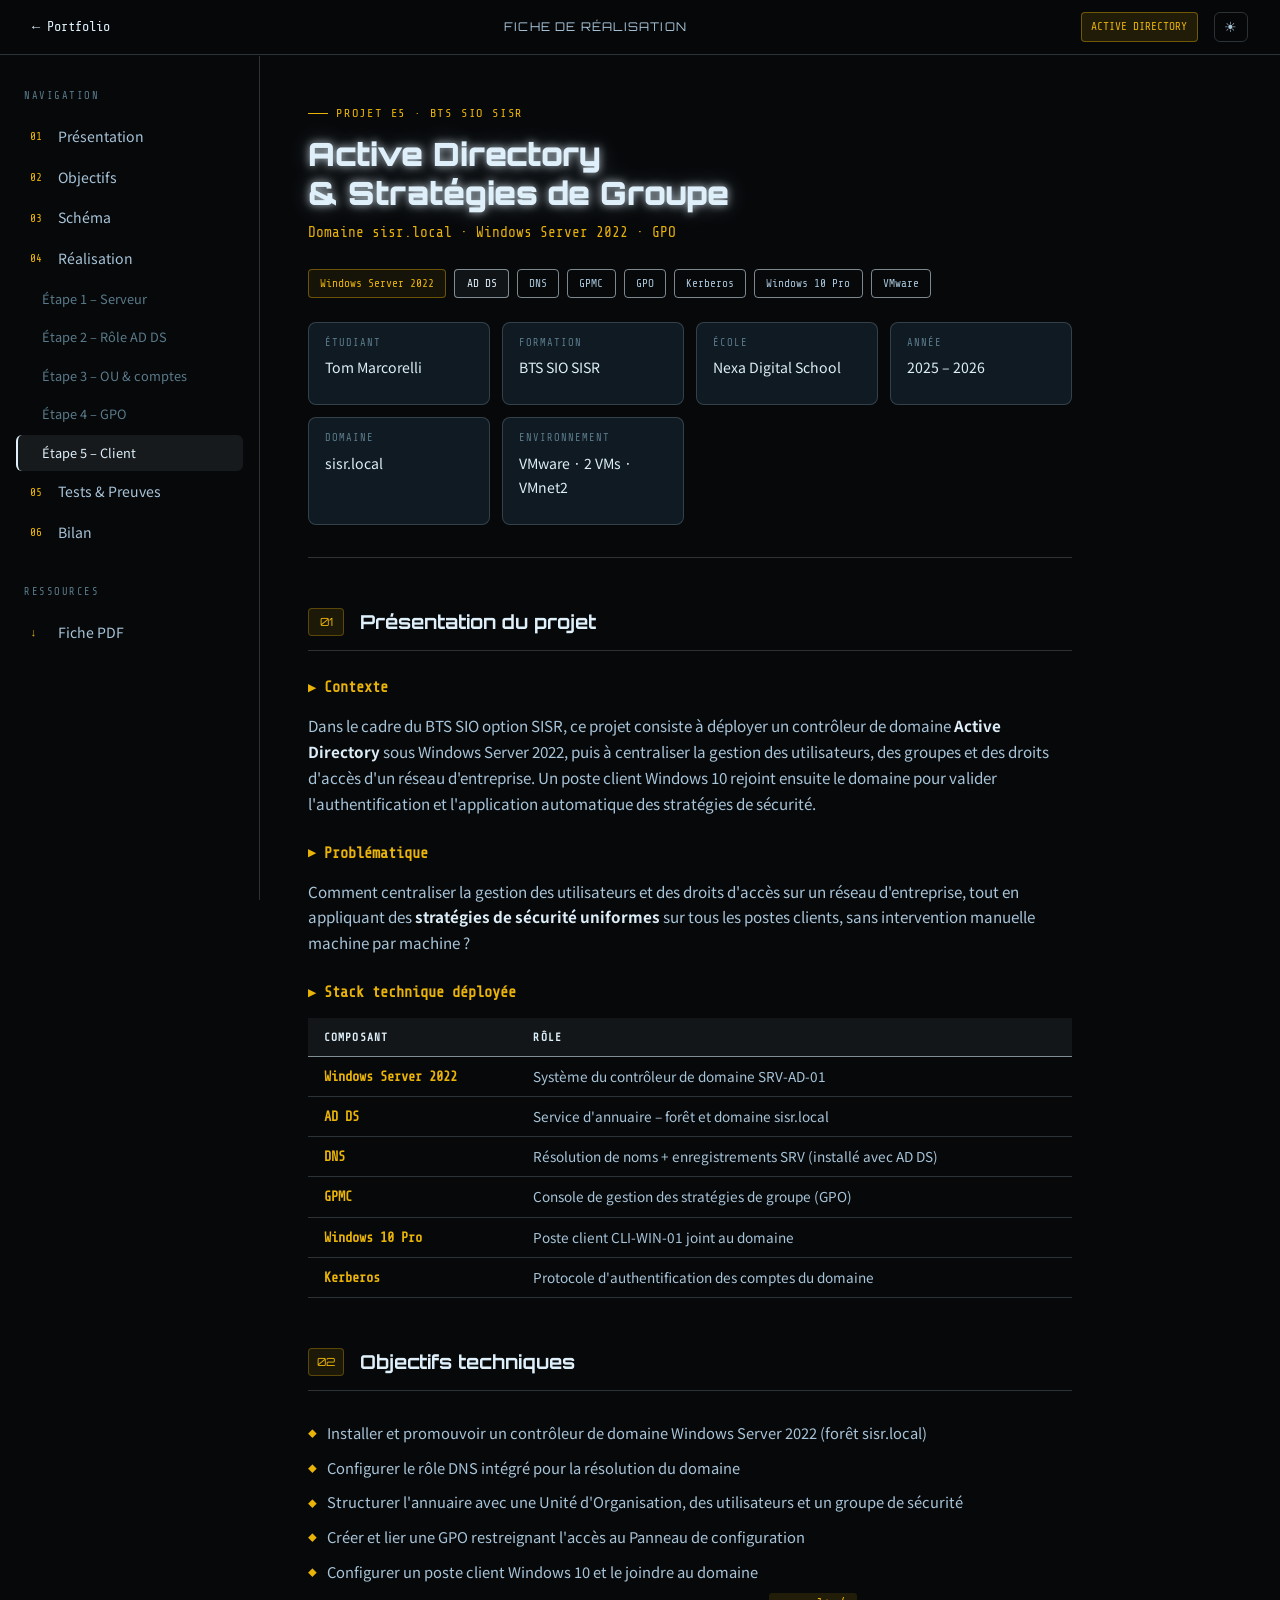
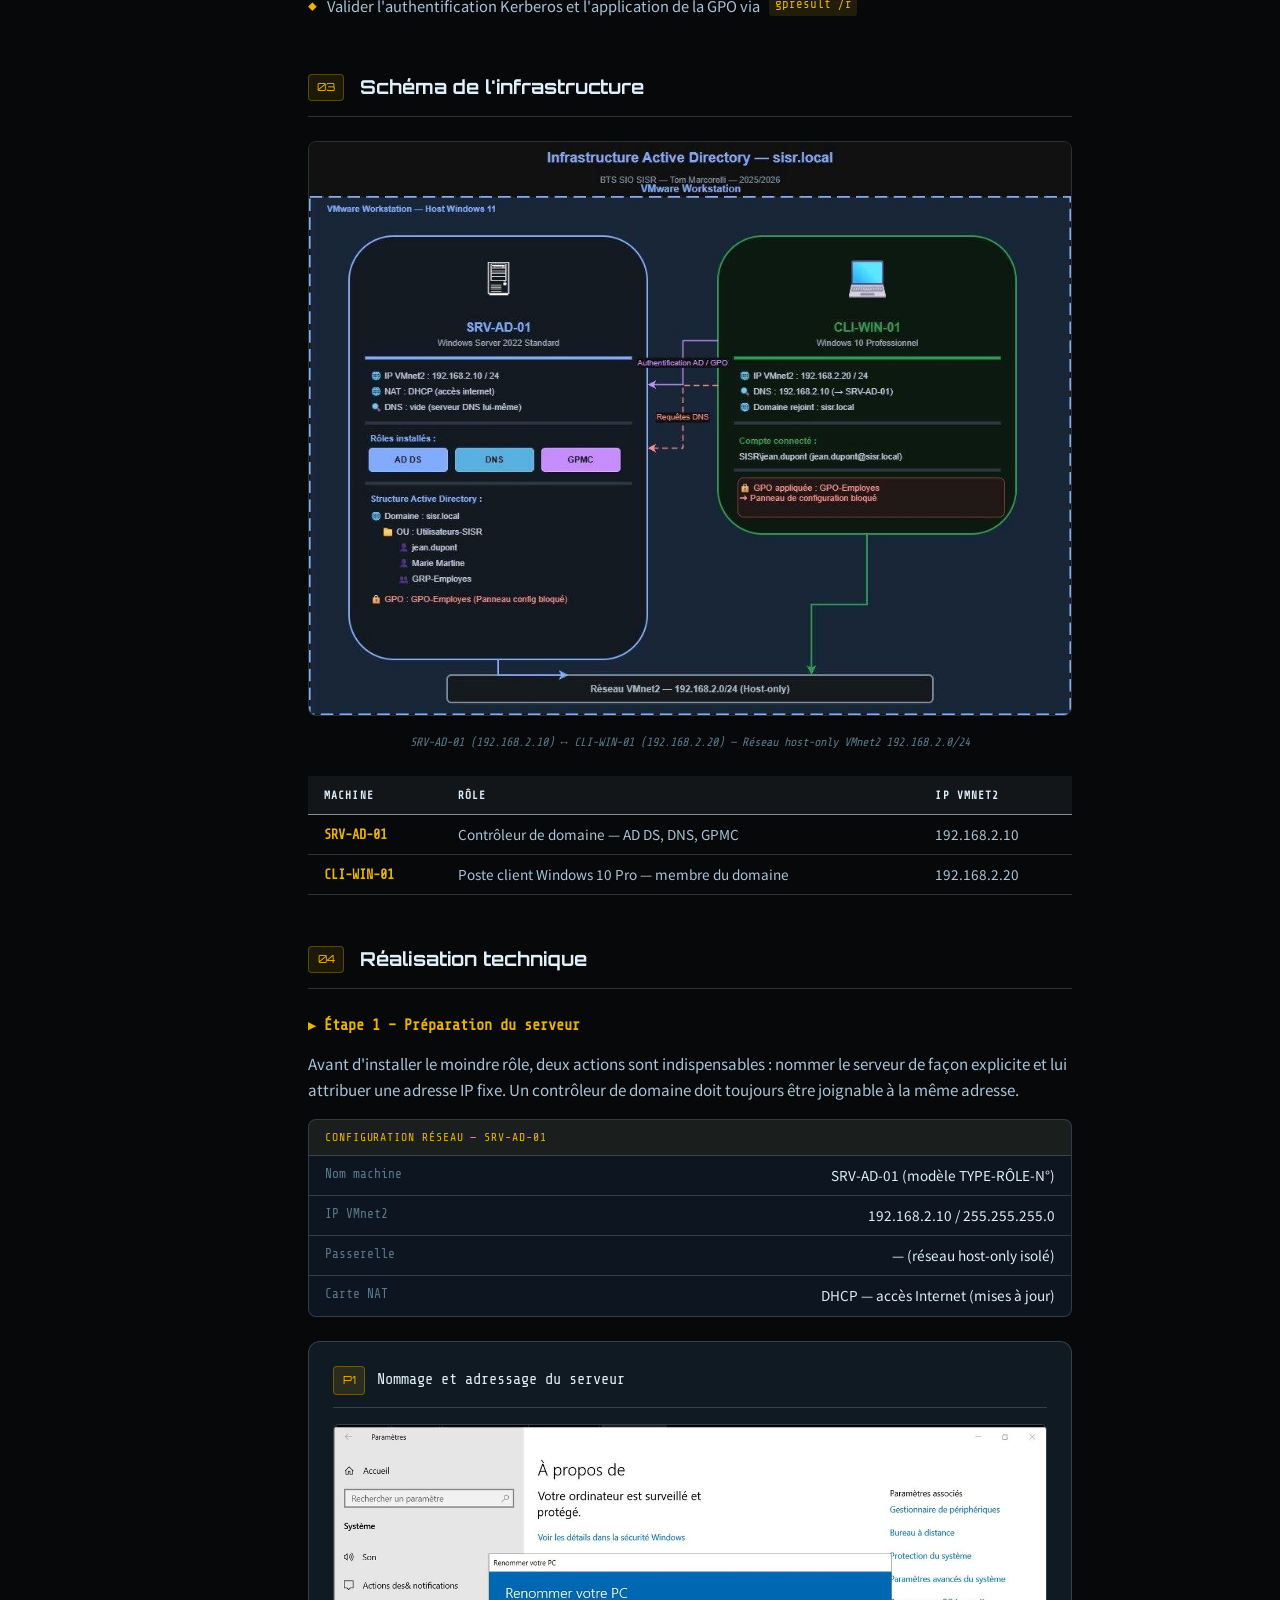
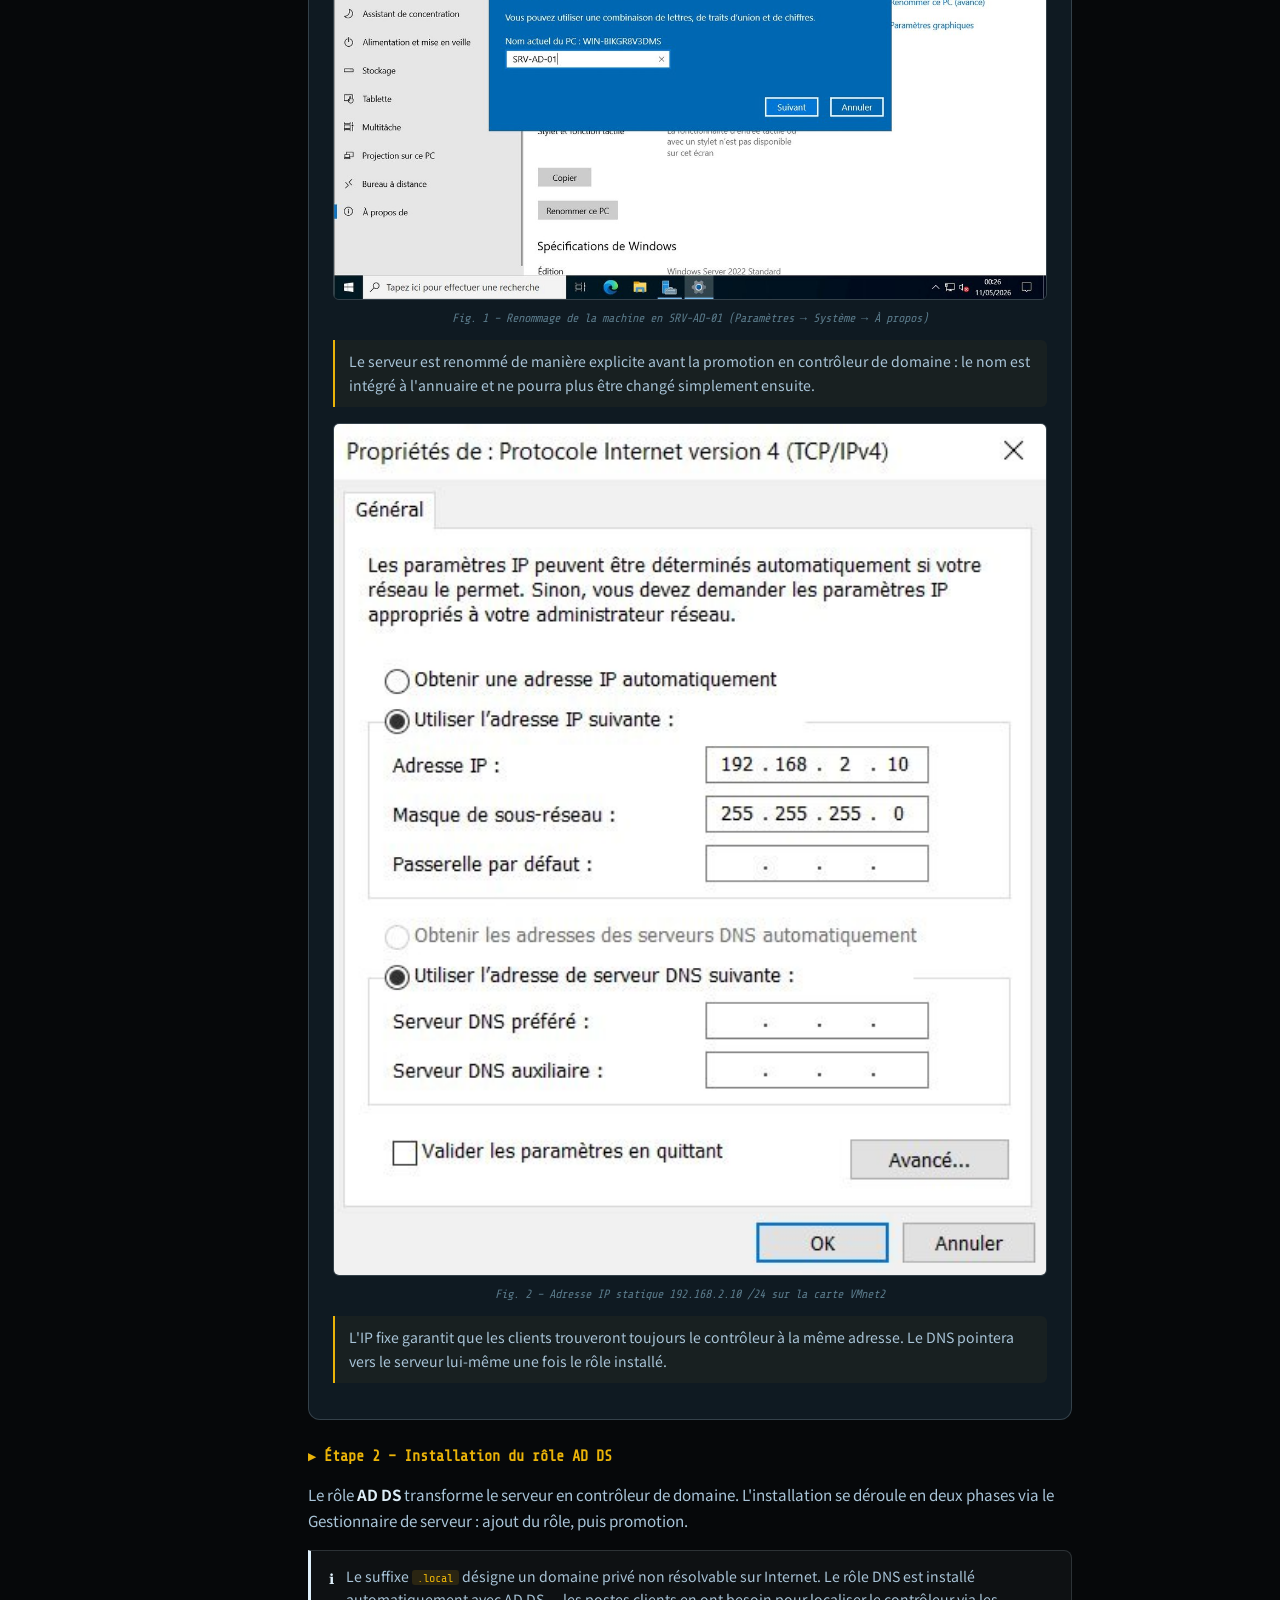
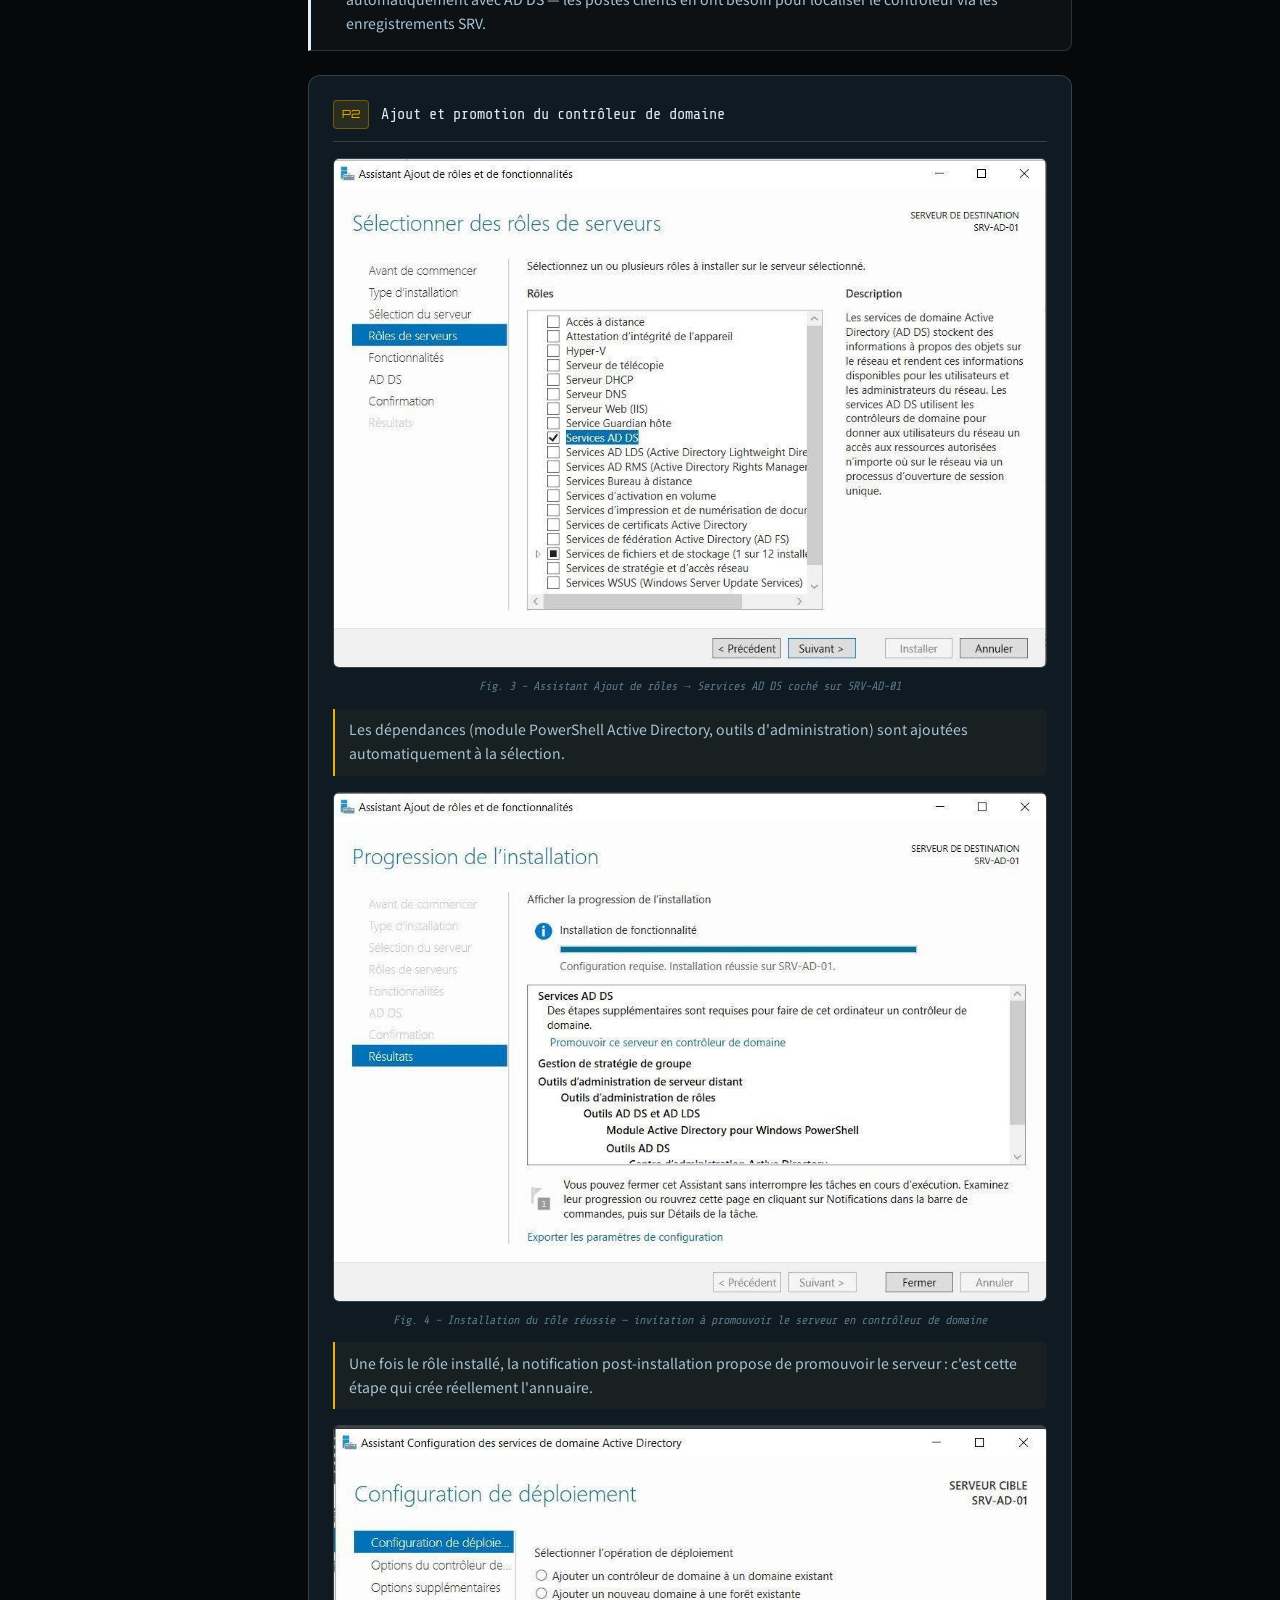
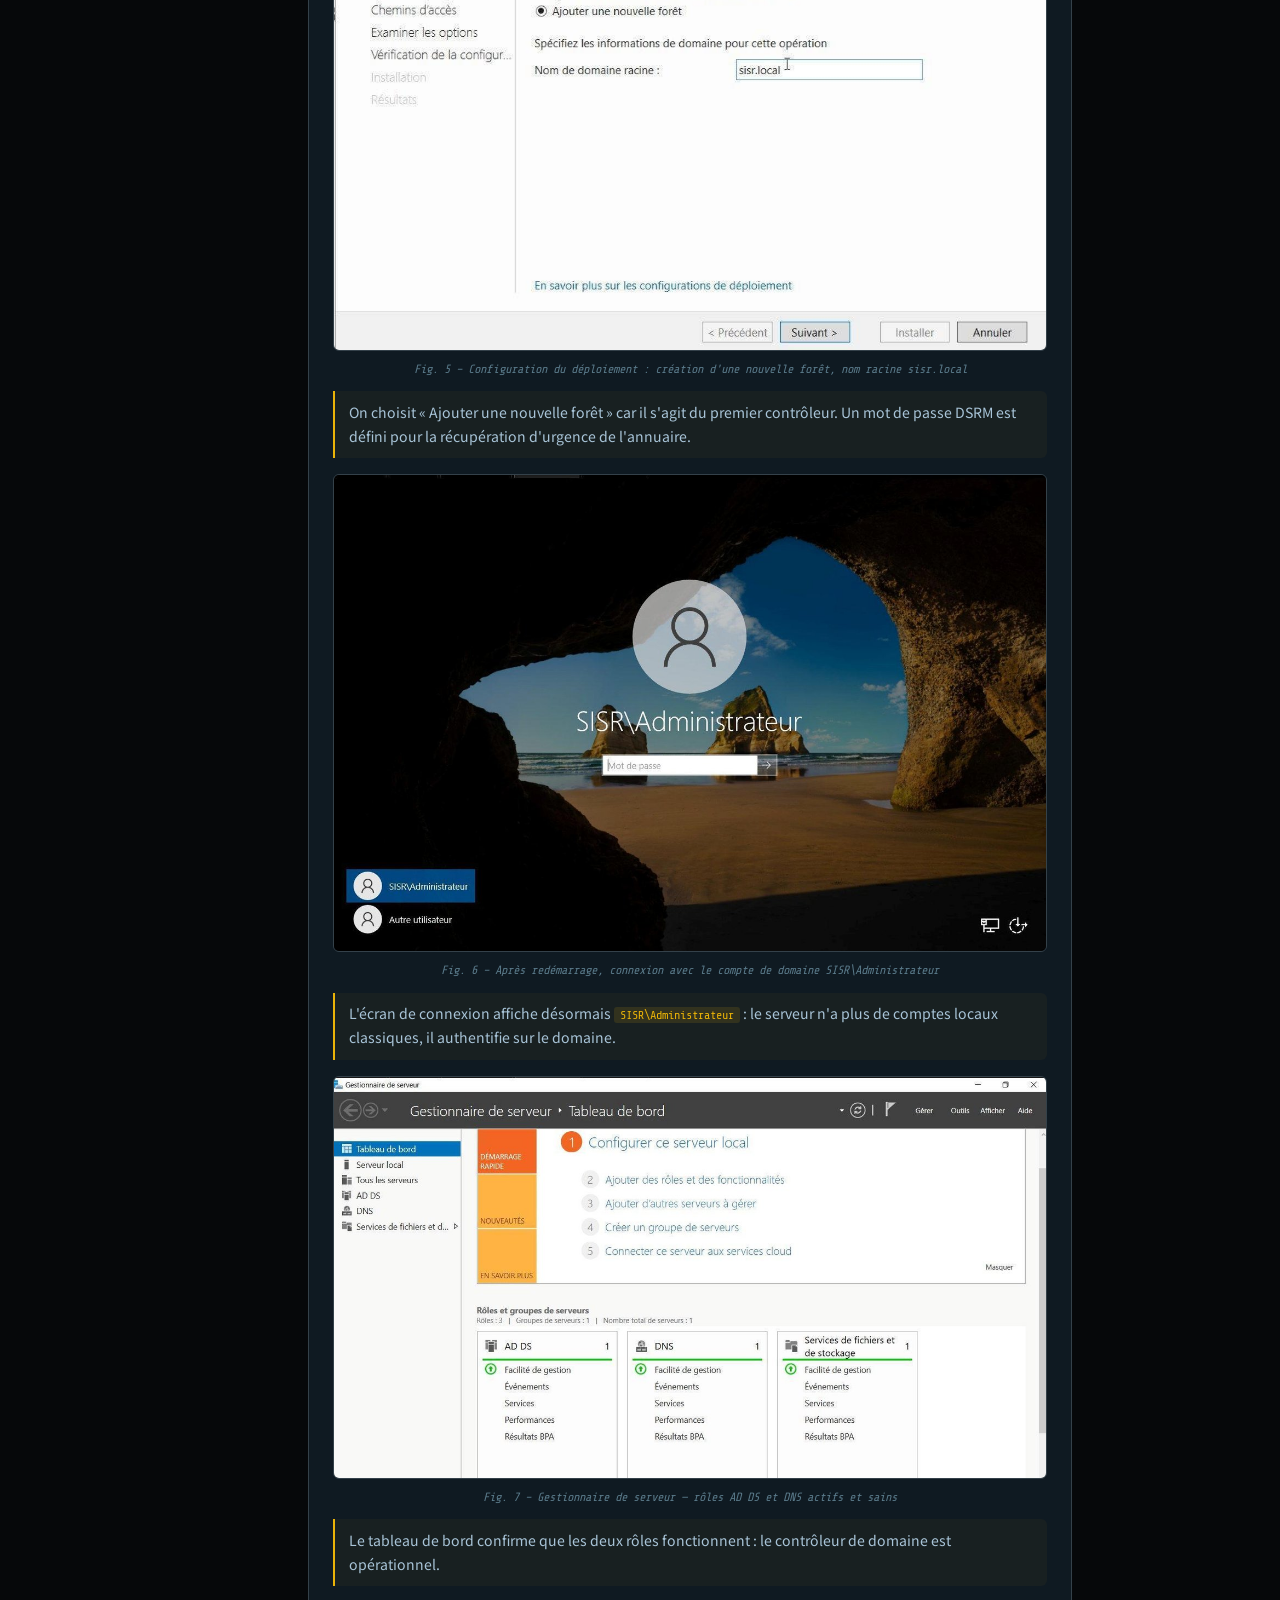
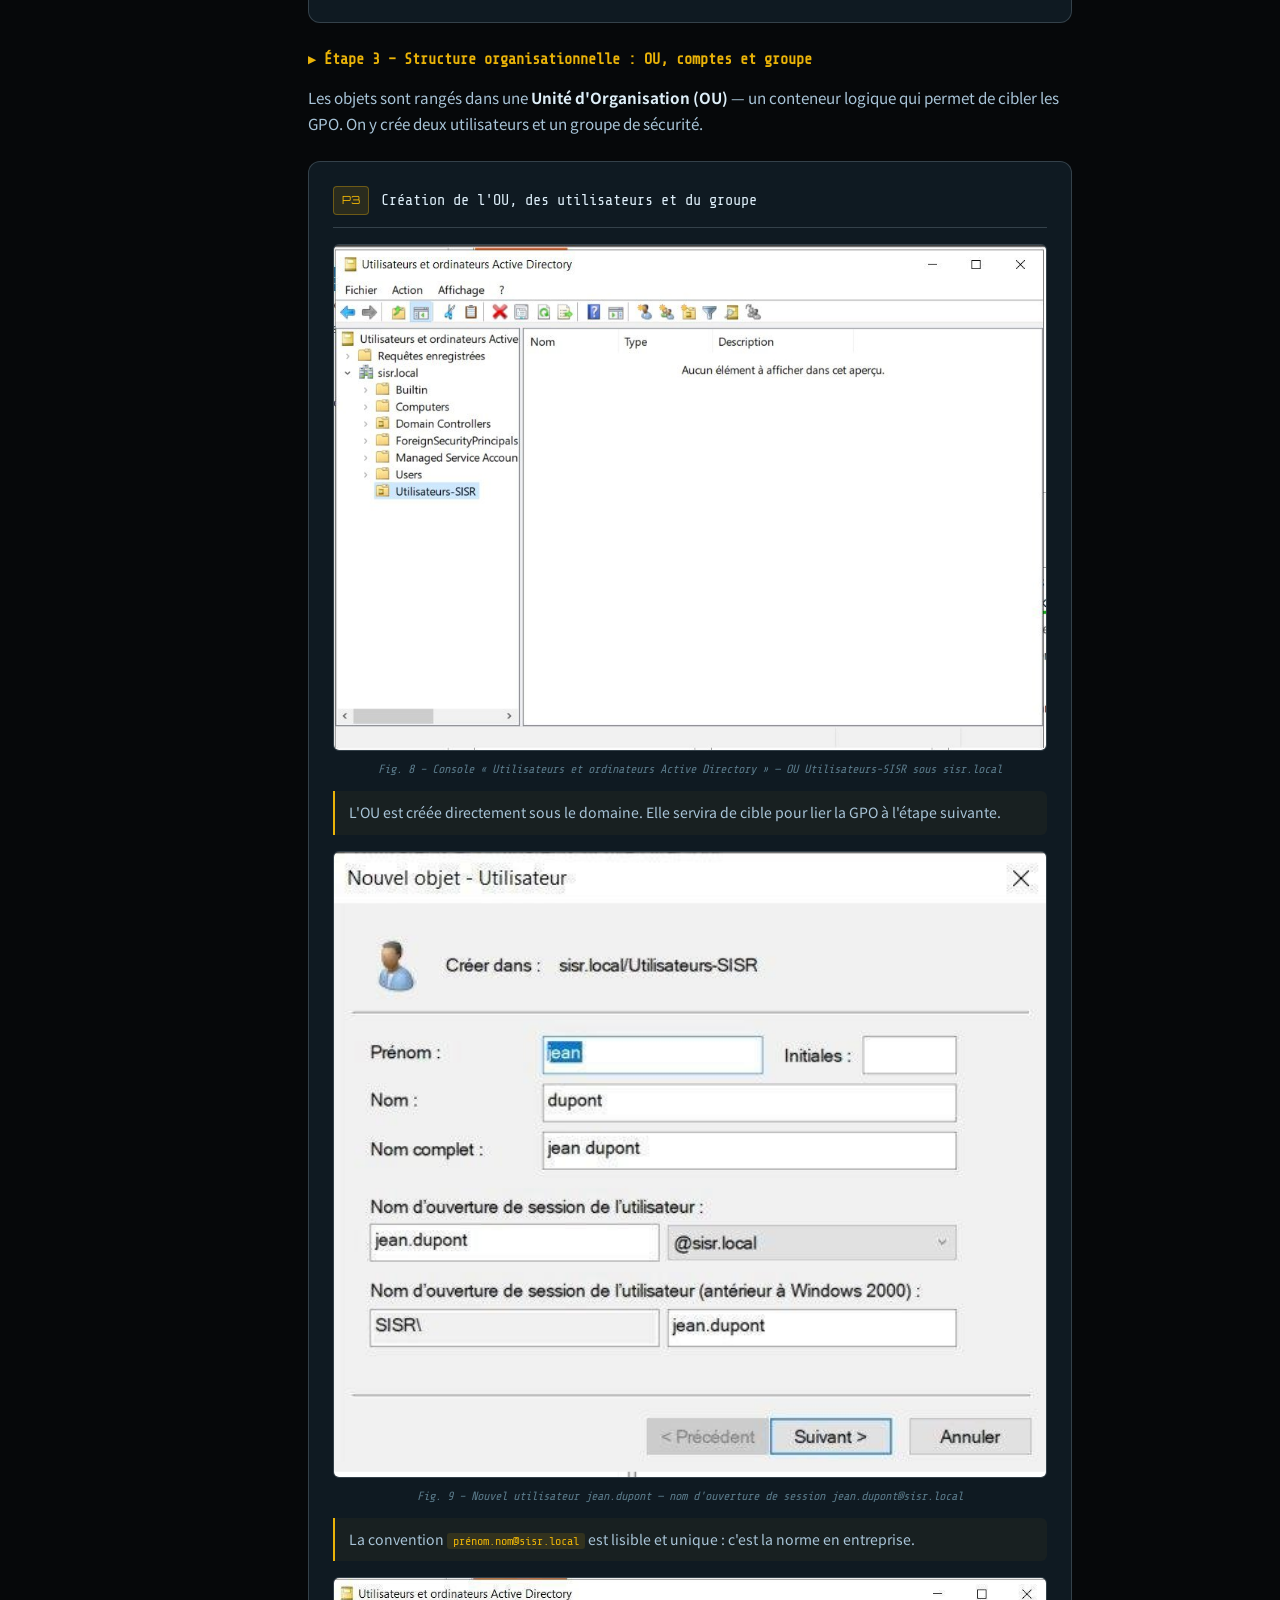
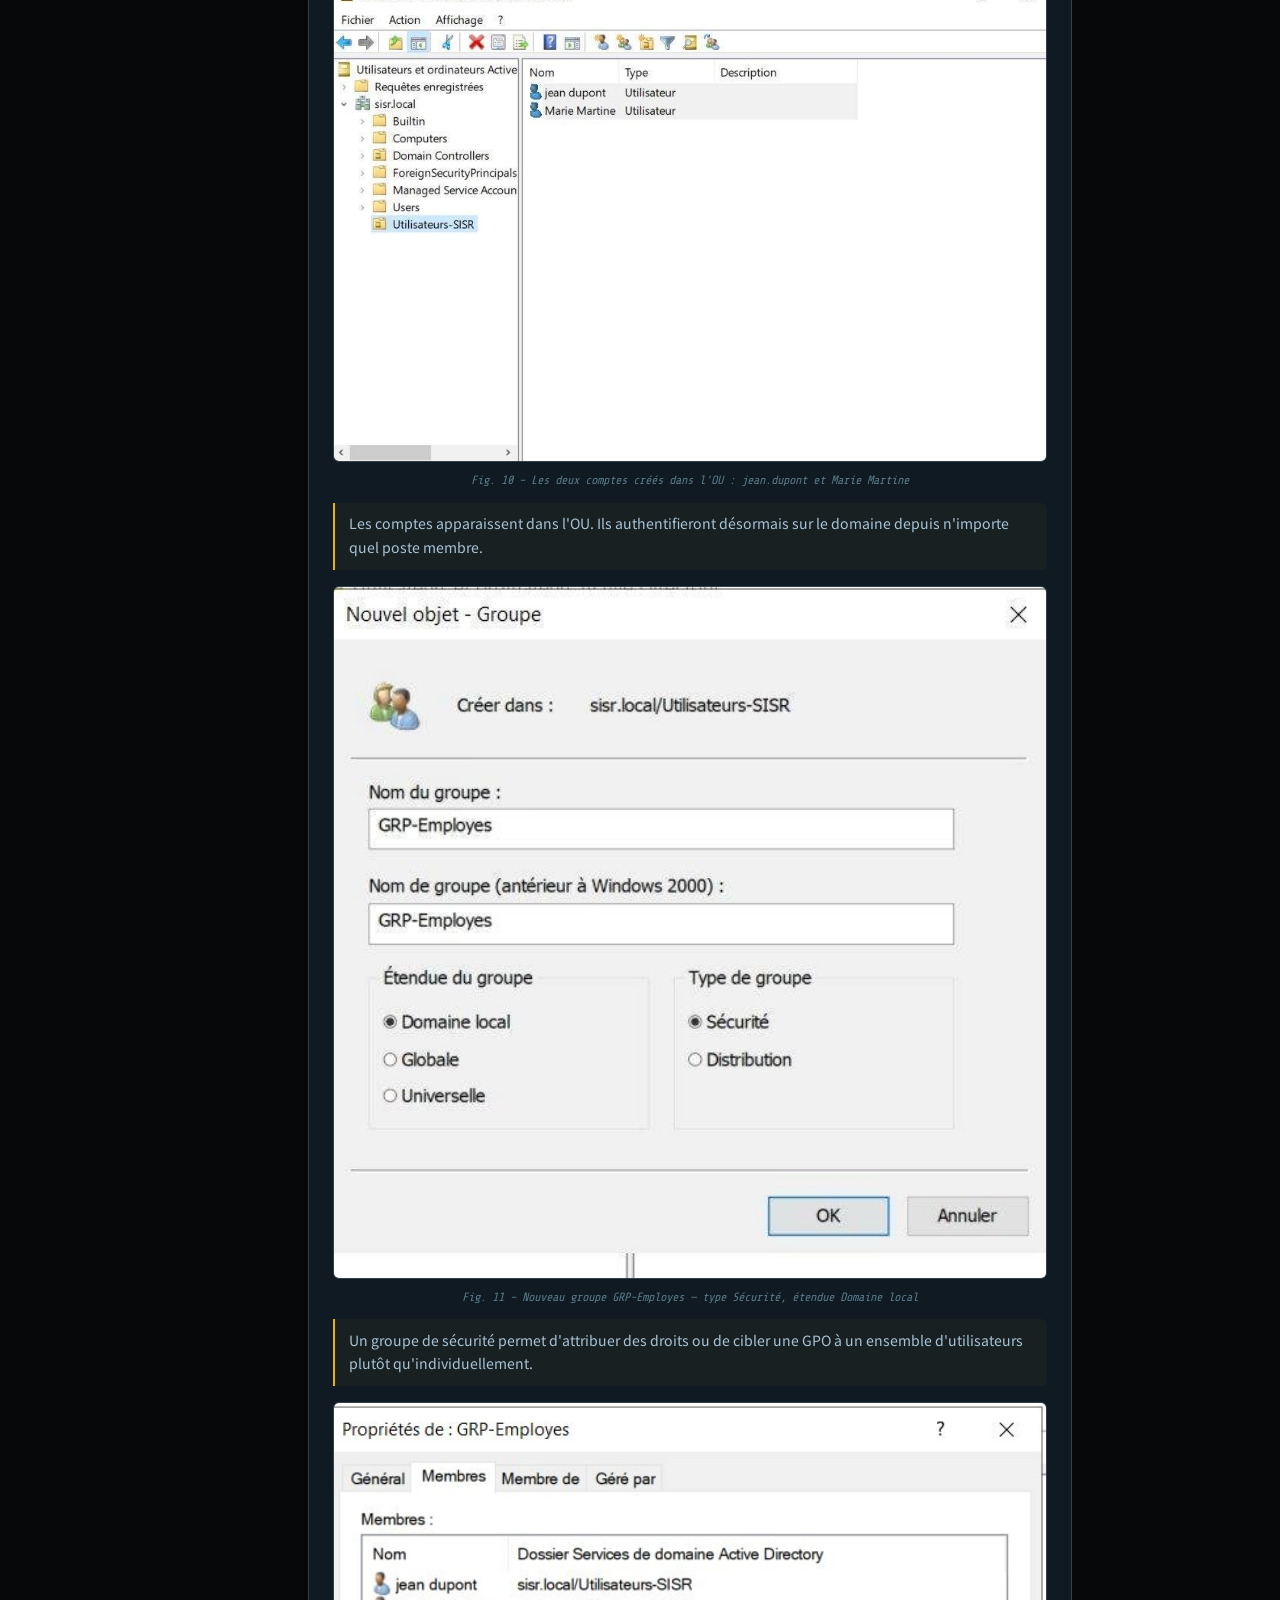
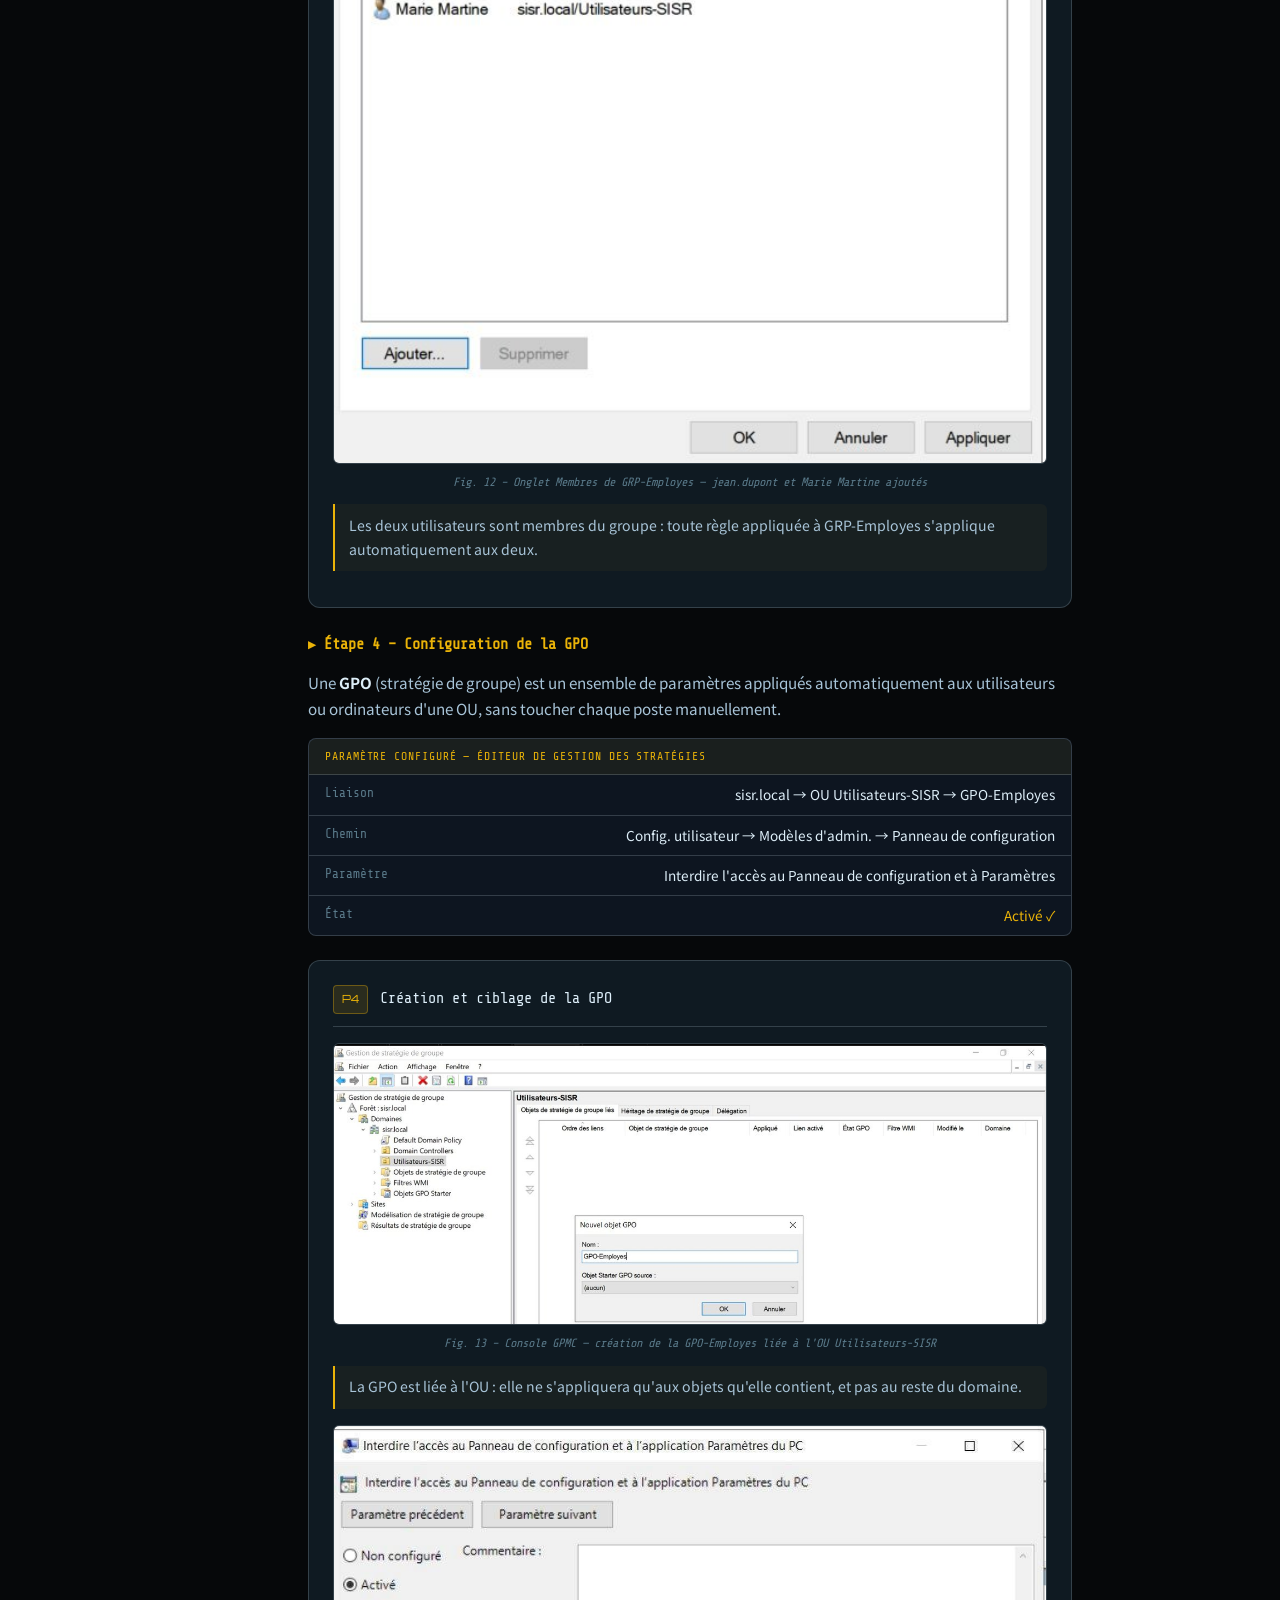
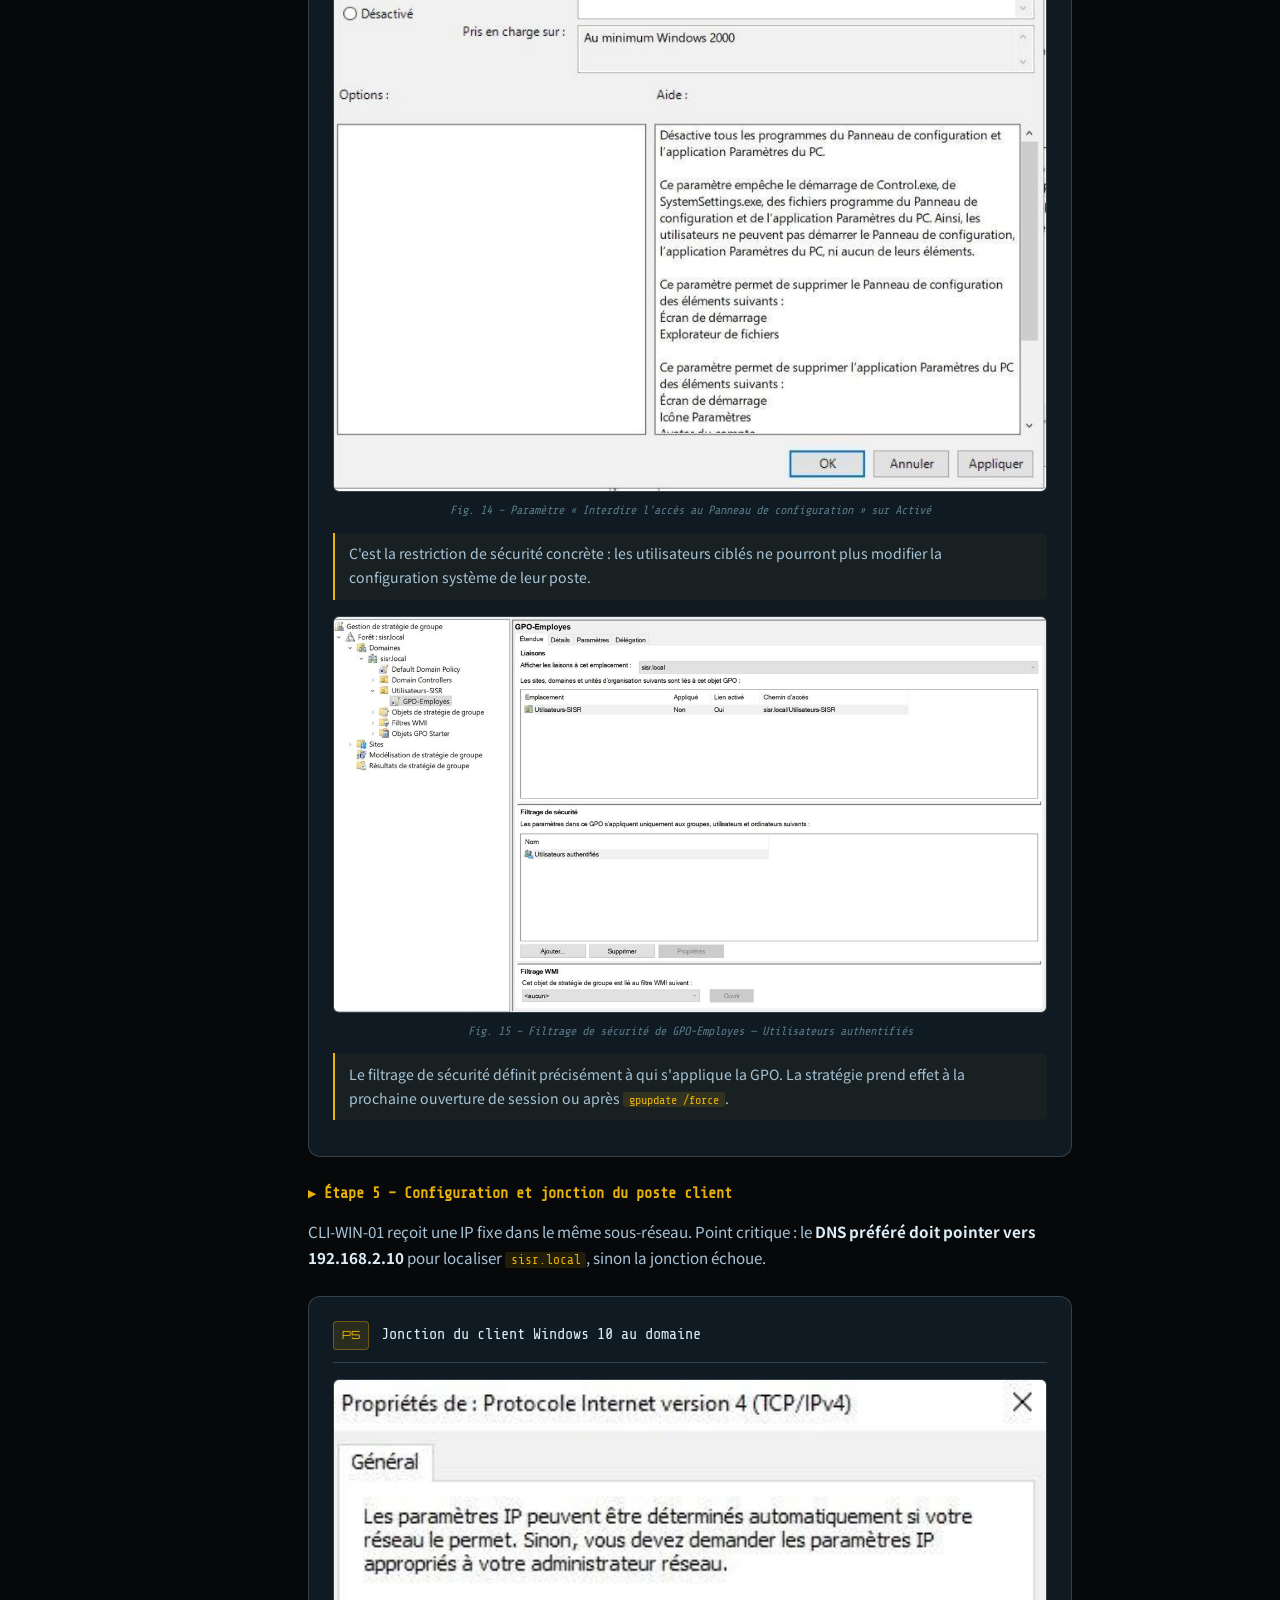
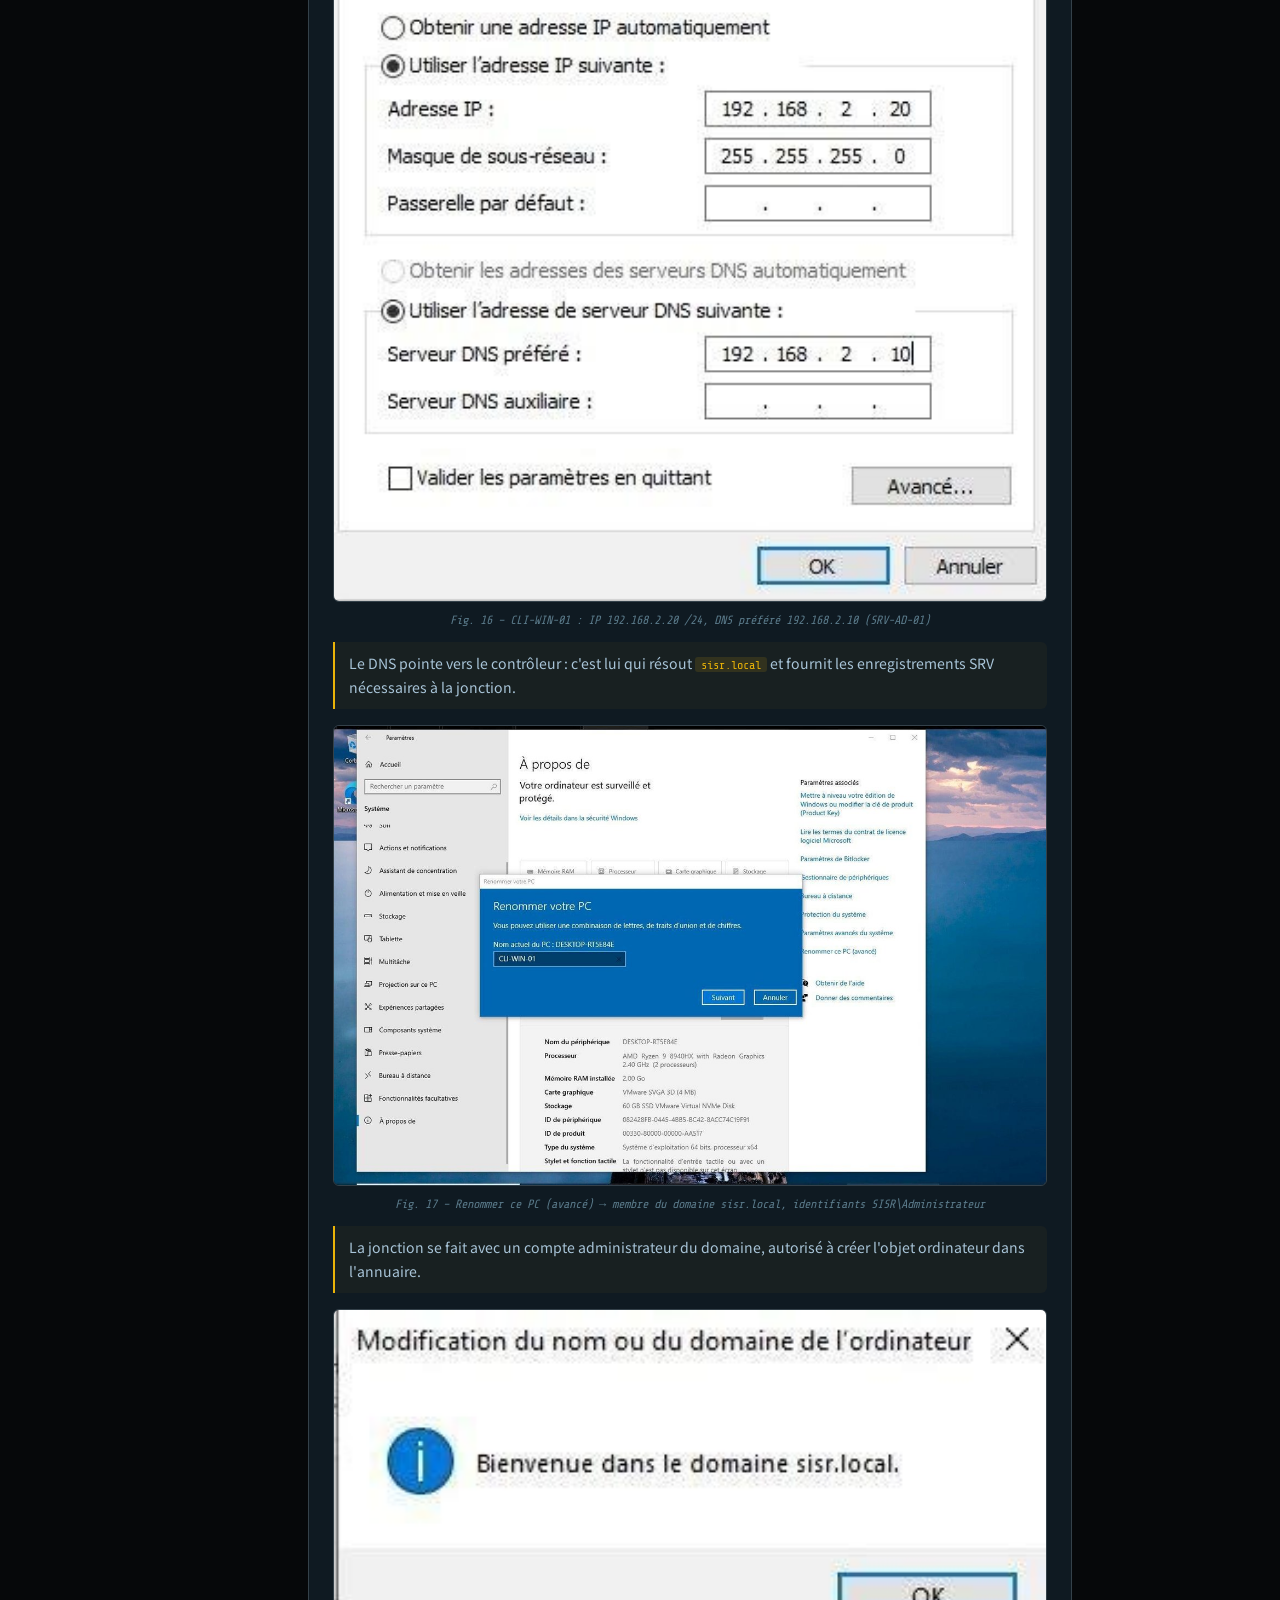
<file: projets/ActiveDirectory.html>
<!DOCTYPE html>
<html lang="fr">
<head>
  <meta charset="UTF-8" />
  <meta name="viewport" content="width=device-width, initial-scale=1.0" />
  <!-- JS actif + anti-FOUC : applique le mode jour AVANT le rendu si activé dans le portfolio -->
  <script>
    document.documentElement.classList.add('js');
    try { if (localStorage.getItem('dayMode') === 'true') document.documentElement.classList.add('mode-jour'); } catch (e) {}
  </script>
  <title>Fiche de Réalisation — Active Directory | Tom Marcorelli</title>
  <link rel="icon" type="image/svg+xml" href="data:image/svg+xml,<svg xmlns='http://www.w3.org/2000/svg' viewBox='0 0 64 64'><rect width='64' height='64' rx='8' fill='%2306080a'/><text x='50%25' y='54%25' dominant-baseline='middle' text-anchor='middle' font-family='monospace' font-weight='900' font-size='18' fill='%23eab308'>[AD]</text></svg>" />
  <link rel="preconnect" href="https://fonts.googleapis.com" />
  <link rel="preconnect" href="https://fonts.gstatic.com" crossorigin />
  <link href="https://fonts.googleapis.com/css2?family=Orbitron:wght@400;700;900&family=Noto+Sans+JP:wght@300;400;700&family=Share+Tech+Mono&display=swap" rel="stylesheet" />
  <style>
    :root {
      --bg:        #06080a;
      --bg-card:   #0f1a22;
      --bg-card2:  #0d1520;
      --cyan:      #dff0fb;
      --gold:      #eab308;
      --text:      #ddeef8;
      --muted:     #a8c4d8;
      --dim:       #5a7a8a;
      --border:    rgba(223,240,251,0.18);
      --border-s:  rgba(223,240,251,0.55);
      --mono:      'Share Tech Mono', monospace;
      --display:   'Orbitron', sans-serif;
      --body:      'Noto Sans JP', sans-serif;
      --glow-c:    0 0 8px rgba(223,240,251,0.8), 0 0 24px rgba(223,240,251,0.3);
      --glow-g:    0 0 8px rgba(234,179,8,0.8), 0 0 24px rgba(234,179,8,0.3);
    }
    /* ── MODE JOUR — palette claire (rouge manga) alignée sur le portfolio ── */
    html.mode-jour {
      --bg:        #f5f0e8;
      --bg-card:   #ffffff;
      --bg-card2:  #faf6ef;
      --cyan:      #1e293b;
      --gold:      #dc1414;
      --text:      #1e293b;
      --muted:     #475569;
      --dim:       #94a3b8;
      --border:    rgba(30,41,59,0.15);
      --border-s:  rgba(30,41,59,0.40);
      --glow-c:    none;
      --glow-g:    none;
    }
    *, *::before, *::after { box-sizing: border-box; margin: 0; padding: 0; }
    html { scroll-behavior: smooth; }
    body {
      background: var(--bg);
      color: var(--text);
      font-family: var(--body);
      font-size: 1rem;
      line-height: 1.7;
      transition: background 0.3s, color 0.3s;
    }

    /* ── TOPBAR ── */
    .topbar {
      position: sticky; top: 0; z-index: 100;
      background: color-mix(in srgb, var(--bg) 92%, transparent);
      backdrop-filter: blur(12px);
      border-bottom: 1px solid var(--border);
      display: flex; align-items: center; justify-content: space-between;
      padding: 0.75rem 2rem;
    }
    .topbar__back {
      display: flex; align-items: center; gap: 0.5rem;
      color: var(--cyan); text-decoration: none;
      font-family: var(--mono); font-size: 0.85rem;
      transition: color 0.2s, text-shadow 0.2s;
    }
    .topbar__back:hover { color: var(--gold); text-shadow: var(--glow-g); }
    .topbar__title {
      font-family: var(--display); font-size: 0.75rem;
      color: var(--muted); letter-spacing: 0.1em;
    }
    .topbar__right { display: flex; align-items: center; gap: 1rem; }
    .topbar__badge {
      background: rgba(234,179,8,0.12);
      border: 1px solid rgba(234,179,8,0.4);
      color: var(--gold); font-family: var(--mono);
      font-size: 0.7rem; padding: 0.25rem 0.6rem; border-radius: 4px;
    }
    html.mode-jour .topbar__badge { background: rgba(220,20,20,0.08); border-color: rgba(220,20,20,0.4); }
    /* Toggle jour/nuit */
    .mode-toggle {
      background: none; border: 1px solid var(--border);
      color: var(--muted); border-radius: 6px;
      width: 34px; height: 30px; cursor: none;
      font-size: 0.9rem; line-height: 1;
      display: flex; align-items: center; justify-content: center;
      transition: border-color 0.2s, color 0.2s;
    }
    .mode-toggle:hover { border-color: var(--gold); color: var(--gold); }

    /* ── LAYOUT ── */
    .wrapper {
      display: grid;
      grid-template-columns: 260px 1fr;
      max-width: 1300px; margin: 0 auto;
      min-height: calc(100vh - 56px);
    }

    /* ── SIDEBAR NAV ── */
    .sidebar {
      position: sticky; top: 56px;
      height: calc(100vh - 56px);
      overflow-y: auto;
      border-right: 1px solid var(--border);
      padding: 2rem 1rem;
    }
    .sidebar::-webkit-scrollbar { width: 4px; }
    .sidebar::-webkit-scrollbar-track { background: transparent; }
    .sidebar::-webkit-scrollbar-thumb { background: var(--border); border-radius: 2px; }

    .nav-section { margin-bottom: 2rem; }
    .nav-section__title {
      font-family: var(--mono); font-size: 0.65rem;
      color: var(--dim); letter-spacing: 0.15em;
      text-transform: uppercase; margin-bottom: 0.75rem;
      padding-left: 0.5rem;
    }
    .nav-link {
      display: flex; align-items: center; gap: 0.5rem;
      padding: 0.45rem 0.75rem; border-radius: 6px;
      color: var(--muted); text-decoration: none;
      font-size: 0.88rem; font-family: var(--body);
      transition: all 0.2s; border-left: 2px solid transparent;
      margin-bottom: 0.15rem;
    }
    .nav-link:hover, .nav-link.active {
      color: var(--cyan); background: color-mix(in srgb, var(--cyan) 8%, transparent);
      border-left-color: var(--cyan);
    }
    .nav-link--sub {
      font-size: 0.8rem; padding-left: 1.5rem;
      color: var(--dim);
    }
    .nav-link--sub:hover { color: var(--muted); }
    .nav-link__num {
      font-family: var(--mono); font-size: 0.7rem;
      color: var(--gold); min-width: 20px;
    }

    /* ── CONTENT ── */
    .content {
      padding: 3rem 3rem 6rem;
      max-width: 860px;
    }

    /* ── HERO ── */
    .hero {
      margin-bottom: 3rem;
      padding-bottom: 2rem;
      border-bottom: 1px solid var(--border);
    }
    .hero__label {
      font-family: var(--mono); font-size: 0.75rem;
      color: var(--gold); letter-spacing: 0.15em;
      margin-bottom: 0.75rem; display: flex; align-items: center; gap: 0.5rem;
    }
    .hero__label::before { content: ''; display: inline-block; width: 20px; height: 1px; background: var(--gold); }
    .hero__title {
      font-family: var(--display); font-size: 2rem;
      color: var(--cyan); font-weight: 900;
      text-shadow: var(--glow-c);
      line-height: 1.2; margin-bottom: 0.5rem;
    }
    .hero__subtitle {
      font-family: var(--mono); font-size: 0.9rem;
      color: var(--gold); margin-bottom: 1.5rem;
    }
    .hero__tags { display: flex; flex-wrap: wrap; gap: 0.5rem; margin-bottom: 1.5rem; }
    .tag {
      padding: 0.25rem 0.7rem; border-radius: 4px;
      font-family: var(--mono); font-size: 0.7rem;
      border: 1px solid var(--border-s);
      color: var(--muted);
    }
    .tag--gold { border-color: rgba(234,179,8,0.4); color: var(--gold); background: rgba(234,179,8,0.07); }
    html.mode-jour .tag--gold { border-color: rgba(220,20,20,0.4); background: rgba(220,20,20,0.06); }
    .tag--cyan { border-color: var(--border-s); color: var(--cyan); background: color-mix(in srgb, var(--cyan) 5%, transparent); }

    .hero__meta {
      display: grid; grid-template-columns: repeat(auto-fill, minmax(180px, 1fr));
      gap: 0.75rem;
    }
    .meta-item {
      background: var(--bg-card);
      border: 1px solid var(--border);
      border-radius: 8px; padding: 0.75rem 1rem;
    }
    .meta-item__label {
      font-family: var(--mono); font-size: 0.65rem;
      color: var(--dim); letter-spacing: 0.1em;
      text-transform: uppercase; margin-bottom: 0.25rem;
    }
    .meta-item__value { color: var(--text); font-size: 0.88rem; }

    /* ── SECTIONS ── */
    .section { margin-bottom: 3rem; }
    .section__header {
      display: flex; align-items: center; gap: 1rem;
      margin-bottom: 1.5rem; padding-bottom: 0.75rem;
      border-bottom: 1px solid var(--border);
    }
    .section__num {
      font-family: var(--display); font-size: 0.7rem;
      color: var(--gold); background: rgba(234,179,8,0.1);
      border: 1px solid rgba(234,179,8,0.3);
      padding: 0.2rem 0.5rem; border-radius: 4px;
      min-width: 36px; text-align: center;
    }
    html.mode-jour .section__num { background: rgba(220,20,20,0.08); border-color: rgba(220,20,20,0.3); }
    .section__title {
      font-family: var(--display); font-size: 1.2rem;
      color: var(--cyan); font-weight: 700;
    }
    h3 {
      font-family: var(--mono); font-size: 0.95rem;
      color: var(--gold); margin: 1.5rem 0 0.75rem;
      display: flex; align-items: center; gap: 0.5rem;
    }
    h3::before { content: '▶'; font-size: 0.6rem; color: var(--gold); }
    p { color: var(--muted); margin-bottom: 0.75rem; font-size: 0.95rem; }
    code {
      font-family: var(--mono); font-size: 0.85em;
      background: color-mix(in srgb, var(--gold) 12%, transparent);
      color: var(--gold); padding: 0.05rem 0.35rem; border-radius: 3px;
    }
    strong { color: var(--text); }
    em { color: var(--muted); font-style: italic; }

    /* ── STACK / SPEC TABLE ── */
    .stack-table {
      width: 100%; border-collapse: collapse;
      font-size: 0.85rem; margin-bottom: 1rem;
    }
    .stack-table th {
      background: color-mix(in srgb, var(--cyan) 6%, transparent);
      color: var(--cyan); font-family: var(--mono);
      font-size: 0.7rem; letter-spacing: 0.1em;
      padding: 0.6rem 1rem; text-align: left;
      border-bottom: 1px solid var(--border-s);
      text-transform: uppercase;
    }
    .stack-table td {
      padding: 0.5rem 1rem; border-bottom: 1px solid var(--border);
      color: var(--muted); vertical-align: middle;
    }
    .stack-table tr:hover td { background: color-mix(in srgb, var(--cyan) 3%, transparent); }
    .stack-table td:first-child { color: var(--gold); font-family: var(--mono); font-weight: 700; }

    /* ── INFO BOX ── */
    .info-box {
      background: color-mix(in srgb, var(--cyan) 4%, transparent);
      border: 1px solid color-mix(in srgb, var(--cyan) 15%, transparent);
      border-left: 3px solid var(--cyan);
      border-radius: 0 8px 8px 0;
      padding: 0.85rem 1.1rem; margin: 1rem 0;
      font-size: 0.88rem; color: var(--muted);
      display: flex; gap: 0.75rem; align-items: flex-start;
    }
    .info-box__icon { color: var(--cyan); flex-shrink: 0; margin-top: 0.15rem; }
    .info-box--gold {
      background: rgba(234,179,8,0.06);
      border-color: rgba(234,179,8,0.25);
      border-left-color: var(--gold);
    }
    .info-box--gold .info-box__icon { color: var(--gold); }

    /* ── SPEC ROWS (config) ── */
    .spec {
      background: var(--bg-card2);
      border: 1px solid var(--border);
      border-radius: 8px; overflow: hidden; margin: 1rem 0;
    }
    .spec__title {
      font-family: var(--mono); font-size: 0.72rem; letter-spacing: 0.08em;
      color: var(--gold); background: rgba(234,179,8,0.06);
      padding: 0.5rem 1rem; border-bottom: 1px solid var(--border);
      text-transform: uppercase;
    }
    html.mode-jour .spec__title { background: rgba(220,20,20,0.05); }
    .spec__row {
      display: flex; justify-content: space-between; gap: 1rem;
      padding: 0.5rem 1rem; border-bottom: 1px solid var(--border);
      font-size: 0.85rem;
    }
    .spec__row:last-child { border-bottom: none; }
    .spec__key { color: var(--dim); font-family: var(--mono); font-size: 0.8rem; }
    .spec__val { color: var(--text); text-align: right; }
    .spec__val--imp { color: var(--gold); }

    /* ── CODE BLOCK (toujours sombre, style terminal) ── */
    .code-block {
      background: #0a0d12;
      border: 1px solid rgba(223,240,251,0.12);
      border-top: 2px solid var(--cyan);
      border-radius: 0 0 8px 8px; overflow-x: auto;
      margin: 1rem 0;
    }
    html.mode-jour .code-block { border-top-color: #dc1414; }
    .code-block__header {
      display: flex; align-items: center; justify-content: space-between;
      padding: 0.4rem 1rem;
      background: rgba(223,240,251,0.05);
      border-bottom: 1px solid rgba(223,240,251,0.08);
    }
    .code-block__lang { font-family: var(--mono); font-size: 0.65rem; color: var(--gold); letter-spacing: 0.1em; }
    .code-block__dots { display: flex; gap: 0.4rem; }
    .dot { width: 8px; height: 8px; border-radius: 50%; }
    .dot--r { background: #ff5f57; }
    .dot--y { background: #febc2e; }
    .dot--g { background: #28c840; }
    pre {
      padding: 1rem 1.25rem;
      font-family: var(--mono); font-size: 0.82rem;
      line-height: 1.7; color: #c8d8f0; white-space: pre-wrap; word-break: break-word;
    }
    .cm { color: #5a7a9a; }
    .t-hl { color: #eab308; font-weight: 700; }

    /* ── PROOF BLOCKS ── */
    .proof {
      background: var(--bg-card);
      border: 1px solid var(--border);
      border-radius: 12px; padding: 1.5rem;
      margin: 1.5rem 0;
    }
    .proof__header {
      display: flex; align-items: center; gap: 0.75rem;
      margin-bottom: 1rem; padding-bottom: 0.75rem;
      border-bottom: 1px solid var(--border);
    }
    .proof__num {
      background: rgba(234,179,8,0.12);
      border: 1px solid rgba(234,179,8,0.35);
      color: var(--gold); font-family: var(--display);
      font-size: 0.7rem; padding: 0.25rem 0.5rem;
      border-radius: 4px; min-width: 32px; text-align: center;
    }
    html.mode-jour .proof__num { background: rgba(220,20,20,0.08); border-color: rgba(220,20,20,0.35); }
    .proof__title { font-family: var(--mono); font-size: 0.95rem; color: var(--cyan); }
    .proof img {
      width: 100%; border-radius: 6px;
      border: 1px solid var(--border);
      margin: 1rem 0 0.5rem;
      display: block;
    }
    .proof__caption {
      font-family: var(--mono); font-size: 0.75rem;
      color: var(--dim); text-align: center;
      margin-bottom: 0.75rem; font-style: italic;
    }
    .proof__explain {
      font-size: 0.88rem; color: var(--muted);
      padding: 0.6rem 0.9rem;
      border-left: 2px solid var(--gold);
      background: rgba(234,179,8,0.04);
      border-radius: 0 6px 6px 0;
      margin-top: 0.25rem;
    }
    html.mode-jour .proof__explain { background: rgba(220,20,20,0.04); }

    /* ── TEST TABLE ── */
    .test-table { width: 100%; border-collapse: collapse; font-size: 0.85rem; margin: 1rem 0; }
    .test-table th {
      background: rgba(234,179,8,0.08);
      color: var(--gold); font-family: var(--mono);
      font-size: 0.7rem; letter-spacing: 0.08em;
      padding: 0.6rem 1rem; text-align: left;
      border-bottom: 1px solid rgba(234,179,8,0.3);
      text-transform: uppercase;
    }
    html.mode-jour .test-table th { background: rgba(220,20,20,0.07); border-bottom-color: rgba(220,20,20,0.3); }
    .test-table td { padding: 0.55rem 1rem; border-bottom: 1px solid var(--border); color: var(--muted); vertical-align: middle; }
    .test-table tr:hover td { background: rgba(234,179,8,0.03); }
    .test-table td:first-child { font-family: var(--mono); font-size: 0.82rem; color: var(--cyan); }
    .ok { color: #16a34a; font-weight: 700; }
    html:not(.mode-jour) .ok { color: #4ade80; }

    /* ── BILAN TABLE ── */
    .bilan-table { width: 100%; border-collapse: collapse; font-size: 0.85rem; margin: 1rem 0; }
    .bilan-table th {
      background: color-mix(in srgb, var(--cyan) 6%, transparent);
      color: var(--cyan); font-family: var(--mono);
      font-size: 0.7rem; padding: 0.6rem 1rem;
      border-bottom: 1px solid var(--border-s);
      text-align: left; text-transform: uppercase;
    }
    .bilan-table td { padding: 0.55rem 1rem; border-bottom: 1px solid var(--border); color: var(--muted); vertical-align: top; }
    .bilan-table td:first-child { color: var(--gold); font-family: var(--mono); font-weight: 700; min-width: 60px; }

    /* ── IMPROVE CARDS ── */
    .improve-grid {
      display: grid; grid-template-columns: repeat(auto-fill, minmax(220px, 1fr));
      gap: 0.75rem; margin: 1rem 0;
    }
    .improve-card {
      background: var(--bg-card); border: 1px solid var(--border);
      border-radius: 8px; padding: 1rem;
    }
    .improve-card__icon { font-size: 1.3rem; margin-bottom: 0.4rem; }
    .improve-card h4 { font-family: var(--mono); font-size: 0.82rem; color: var(--cyan); margin-bottom: 0.3rem; }
    .improve-card p { font-size: 0.82rem; margin: 0; }

    /* ── BULLET LIST ── */
    .bullet-list { list-style: none; padding: 0; margin: 0.5rem 0 1rem; }
    .bullet-list li {
      display: flex; gap: 0.6rem; align-items: flex-start;
      color: var(--muted); font-size: 0.92rem; padding: 0.3rem 0;
    }
    .bullet-list li::before { content: '◆'; color: var(--gold); font-size: 0.55rem; margin-top: 0.45rem; flex-shrink: 0; }

    /* ── FOOTER ── */
    .fiche-footer { margin-top: 4rem; padding-top: 2rem; border-top: 1px solid var(--border); text-align: center; }
    .fiche-footer__text { font-family: var(--mono); font-size: 0.75rem; color: var(--dim); }
    .fiche-footer__kanji { font-family: 'Noto Sans JP', sans-serif; font-size: 1.2rem; color: var(--border-s); margin-bottom: 0.5rem; }

    /* ── RESPONSIVE ── */
    @media (max-width: 900px) {
      .wrapper { grid-template-columns: 1fr; }
      .sidebar { display: none; }
      .content { padding: 2rem 1.25rem 4rem; }
      .hero__title { font-size: 1.5rem; }
      .topbar { padding: 0.75rem 1rem; }
    }

    /* ── SCROLL REVEAL (masqué seulement si JS actif → robuste sans JS) ── */
    .js .section { opacity: 0; transform: translateY(20px); transition: opacity 0.4s ease, transform 0.4s ease; }
    .section.visible { opacity: 1; transform: translateY(0); }
    @media (prefers-reduced-motion: reduce) {
      .js .section { opacity: 1; transform: none; transition: none; }
    }

    /* ── IMPRESSION / EXPORT PDF ── */
    @media print {
      @page { margin: 1.2cm; }
      .topbar, .sidebar, .mode-toggle { display: none !important; }
      .wrapper { display: block; max-width: none; }
      .content { max-width: none; padding: 0; }
      .js .section, .section { opacity: 1 !important; transform: none !important; margin-bottom: 1.4rem; }
      .proof, .code-block, .info-box, .spec, table, .proof img, .card-grid { page-break-inside: avoid; break-inside: avoid; }
      .section__header, h3 { page-break-after: avoid; }
      .hero { page-break-after: avoid; }
      * { -webkit-print-color-adjust: exact; print-color-adjust: exact; }
    }

    /* ── CURSOR MANGA ── */
    @media (hover: hover) { * { cursor: none !important; } }
    @keyframes mangaInkFade { 0%{opacity:1;transform:translate(-50%,-50%) scale(1)} 100%{opacity:0;transform:translate(-50%,-50%) scale(0.3)} }
    @keyframes mangaSplash { 0%{opacity:1;transform:translate(-50%,-50%) scale(1)} 100%{opacity:0;transform:translate(-50%,-50%) scale(0.2)} }
  </style>
</head>
<body>

  <!-- TOPBAR -->
  <header class="topbar">
    <a href="javascript:void(0)" class="topbar__back" onclick="window.parent.postMessage('close-fiche-modal','*')">
      ← Portfolio
    </a>
    <span class="topbar__title">FICHE DE RÉALISATION</span>
    <div class="topbar__right">
      <span class="topbar__badge">ACTIVE DIRECTORY</span>
      <button class="mode-toggle" id="mode-toggle" type="button" aria-label="Basculer mode jour/nuit" title="Mode jour / nuit">☀</button>
    </div>
  </header>

  <div class="wrapper">

    <!-- SIDEBAR -->
    <nav class="sidebar" aria-label="Navigation de la fiche">
      <div class="nav-section">
        <p class="nav-section__title">Navigation</p>
        <a href="#presentation" class="nav-link"><span class="nav-link__num">01</span> Présentation</a>
        <a href="#objectifs" class="nav-link"><span class="nav-link__num">02</span> Objectifs</a>
        <a href="#schema" class="nav-link"><span class="nav-link__num">03</span> Schéma</a>
        <a href="#realisation" class="nav-link"><span class="nav-link__num">04</span> Réalisation</a>
        <a href="#etape1" class="nav-link nav-link--sub">Étape 1 – Serveur</a>
        <a href="#etape2" class="nav-link nav-link--sub">Étape 2 – Rôle AD DS</a>
        <a href="#etape3" class="nav-link nav-link--sub">Étape 3 – OU & comptes</a>
        <a href="#etape4" class="nav-link nav-link--sub">Étape 4 – GPO</a>
        <a href="#etape5" class="nav-link nav-link--sub">Étape 5 – Client</a>
        <a href="#tests" class="nav-link"><span class="nav-link__num">05</span> Tests & Preuves</a>
        <a href="#bilan" class="nav-link"><span class="nav-link__num">06</span> Bilan</a>
      </div>
      <div class="nav-section">
        <p class="nav-section__title">Ressources</p>
        <a href="ActiveDirectory.pdf" target="_blank" class="nav-link">
          <span class="nav-link__num">↓</span> Fiche PDF
        </a>
      </div>
    </nav>

    <!-- CONTENT -->
    <main class="content">

      <!-- HERO -->
      <div class="hero">
        <p class="hero__label">PROJET E5 · BTS SIO SISR</p>
        <h1 class="hero__title">Active Directory<br>& Stratégies de Groupe</h1>
        <p class="hero__subtitle">Domaine sisr.local · Windows Server 2022 · GPO</p>
        <div class="hero__tags">
          <span class="tag tag--gold">Windows Server 2022</span>
          <span class="tag tag--cyan">AD DS</span>
          <span class="tag">DNS</span>
          <span class="tag">GPMC</span>
          <span class="tag">GPO</span>
          <span class="tag">Kerberos</span>
          <span class="tag">Windows 10 Pro</span>
          <span class="tag">VMware</span>
        </div>
        <div class="hero__meta">
          <div class="meta-item"><p class="meta-item__label">Étudiant</p><p class="meta-item__value">Tom Marcorelli</p></div>
          <div class="meta-item"><p class="meta-item__label">Formation</p><p class="meta-item__value">BTS SIO SISR</p></div>
          <div class="meta-item"><p class="meta-item__label">École</p><p class="meta-item__value">Nexa Digital School</p></div>
          <div class="meta-item"><p class="meta-item__label">Année</p><p class="meta-item__value">2025 – 2026</p></div>
          <div class="meta-item"><p class="meta-item__label">Domaine</p><p class="meta-item__value">sisr.local</p></div>
          <div class="meta-item"><p class="meta-item__label">Environnement</p><p class="meta-item__value">VMware · 2 VMs · VMnet2</p></div>
        </div>
      </div>

      <!-- 1. PRÉSENTATION -->
      <section class="section" id="presentation">
        <div class="section__header">
          <span class="section__num">01</span>
          <h2 class="section__title">Présentation du projet</h2>
        </div>
        <h3>Contexte</h3>
        <p>Dans le cadre du BTS SIO option SISR, ce projet consiste à déployer un contrôleur de domaine <strong>Active Directory</strong> sous Windows Server 2022, puis à centraliser la gestion des utilisateurs, des groupes et des droits d'accès d'un réseau d'entreprise. Un poste client Windows 10 rejoint ensuite le domaine pour valider l'authentification et l'application automatique des stratégies de sécurité.</p>
        <h3>Problématique</h3>
        <p>Comment centraliser la gestion des utilisateurs et des droits d'accès sur un réseau d'entreprise, tout en appliquant des <strong>stratégies de sécurité uniformes</strong> sur tous les postes clients, sans intervention manuelle machine par machine ?</p>
        <h3>Stack technique déployée</h3>
        <table class="stack-table">
          <thead><tr><th>Composant</th><th>Rôle</th></tr></thead>
          <tbody>
            <tr><td>Windows Server 2022</td><td>Système du contrôleur de domaine SRV-AD-01</td></tr>
            <tr><td>AD DS</td><td>Service d'annuaire – forêt et domaine sisr.local</td></tr>
            <tr><td>DNS</td><td>Résolution de noms + enregistrements SRV (installé avec AD DS)</td></tr>
            <tr><td>GPMC</td><td>Console de gestion des stratégies de groupe (GPO)</td></tr>
            <tr><td>Windows 10 Pro</td><td>Poste client CLI-WIN-01 joint au domaine</td></tr>
            <tr><td>Kerberos</td><td>Protocole d'authentification des comptes du domaine</td></tr>
          </tbody>
        </table>
      </section>

      <!-- 2. OBJECTIFS -->
      <section class="section" id="objectifs">
        <div class="section__header">
          <span class="section__num">02</span>
          <h2 class="section__title">Objectifs techniques</h2>
        </div>
        <ul class="bullet-list">
          <li>Installer et promouvoir un contrôleur de domaine Windows Server 2022 (forêt sisr.local)</li>
          <li>Configurer le rôle DNS intégré pour la résolution du domaine</li>
          <li>Structurer l'annuaire avec une Unité d'Organisation, des utilisateurs et un groupe de sécurité</li>
          <li>Créer et lier une GPO restreignant l'accès au Panneau de configuration</li>
          <li>Configurer un poste client Windows 10 et le joindre au domaine</li>
          <li>Valider l'authentification Kerberos et l'application de la GPO via <code>gpresult /r</code></li>
        </ul>
      </section>

      <!-- 3. SCHÉMA -->
      <section class="section" id="schema">
        <div class="section__header">
          <span class="section__num">03</span>
          <h2 class="section__title">Schéma de l'infrastructure</h2>
        </div>
        <img src="../assets/AD/schema-infra.jpg" alt="Schéma infrastructure Active Directory sisr.local — SRV-AD-01 et CLI-WIN-01 sur VMnet2" style="width:100%;border-radius:8px;border:1px solid var(--border);" onerror="this.style.display='none'"/>
        <p style="text-align:center;font-family:var(--mono);font-size:0.75rem;color:var(--dim);margin-top:0.5rem;font-style:italic;">SRV-AD-01 (192.168.2.10) ↔ CLI-WIN-01 (192.168.2.20) — Réseau host-only VMnet2 192.168.2.0/24</p>
        <table class="stack-table" style="margin-top:1.5rem;">
          <thead><tr><th>Machine</th><th>Rôle</th><th>IP VMnet2</th></tr></thead>
          <tbody>
            <tr><td>SRV-AD-01</td><td>Contrôleur de domaine — AD DS, DNS, GPMC</td><td>192.168.2.10</td></tr>
            <tr><td>CLI-WIN-01</td><td>Poste client Windows 10 Pro — membre du domaine</td><td>192.168.2.20</td></tr>
          </tbody>
        </table>
      </section>

      <!-- 4. RÉALISATION -->
      <section class="section" id="realisation">
        <div class="section__header">
          <span class="section__num">04</span>
          <h2 class="section__title">Réalisation technique</h2>
        </div>

        <!-- Étape 1 -->
        <div id="etape1">
          <h3>Étape 1 – Préparation du serveur</h3>
          <p>Avant d'installer le moindre rôle, deux actions sont indispensables : nommer le serveur de façon explicite et lui attribuer une adresse IP fixe. Un contrôleur de domaine doit toujours être joignable à la même adresse.</p>
          <div class="spec">
            <div class="spec__title">Configuration réseau — SRV-AD-01</div>
            <div class="spec__row"><span class="spec__key">Nom machine</span><span class="spec__val">SRV-AD-01 (modèle TYPE-RÔLE-N°)</span></div>
            <div class="spec__row"><span class="spec__key">IP VMnet2</span><span class="spec__val">192.168.2.10 / 255.255.255.0</span></div>
            <div class="spec__row"><span class="spec__key">Passerelle</span><span class="spec__val">— (réseau host-only isolé)</span></div>
            <div class="spec__row"><span class="spec__key">Carte NAT</span><span class="spec__val">DHCP — accès Internet (mises à jour)</span></div>
          </div>
          <div class="proof">
            <div class="proof__header"><span class="proof__num">P1</span><span class="proof__title">Nommage et adressage du serveur</span></div>
            <img src="../assets/AD/srv-rename.jpg" alt="Renommage du serveur en SRV-AD-01" onerror="this.style.display='none'"/>
            <p class="proof__caption">Fig. 1 – Renommage de la machine en SRV-AD-01 (Paramètres → Système → À propos)</p>
            <p class="proof__explain">Le serveur est renommé de manière explicite avant la promotion en contrôleur de domaine : le nom est intégré à l'annuaire et ne pourra plus être changé simplement ensuite.</p>
            <img src="../assets/AD/srv-ip.jpg" alt="Configuration IP statique 192.168.2.10" onerror="this.style.display='none'"/>
            <p class="proof__caption">Fig. 2 – Adresse IP statique 192.168.2.10 /24 sur la carte VMnet2</p>
            <p class="proof__explain">L'IP fixe garantit que les clients trouveront toujours le contrôleur à la même adresse. Le DNS pointera vers le serveur lui-même une fois le rôle installé.</p>
          </div>
        </div>

        <!-- Étape 2 -->
        <div id="etape2">
          <h3>Étape 2 – Installation du rôle AD DS</h3>
          <p>Le rôle <strong>AD DS</strong> transforme le serveur en contrôleur de domaine. L'installation se déroule en deux phases via le Gestionnaire de serveur : ajout du rôle, puis promotion.</p>
          <div class="info-box"><span class="info-box__icon">ℹ</span><span>Le suffixe <code>.local</code> désigne un domaine privé non résolvable sur Internet. Le rôle DNS est installé automatiquement avec AD DS — les postes clients en ont besoin pour localiser le contrôleur via les enregistrements SRV.</span></div>
          <div class="proof">
            <div class="proof__header"><span class="proof__num">P2</span><span class="proof__title">Ajout et promotion du contrôleur de domaine</span></div>
            <img src="../assets/AD/role-adds.jpg" alt="Sélection du rôle Services AD DS" onerror="this.style.display='none'"/>
            <p class="proof__caption">Fig. 3 – Assistant Ajout de rôles → Services AD DS coché sur SRV-AD-01</p>
            <p class="proof__explain">Les dépendances (module PowerShell Active Directory, outils d'administration) sont ajoutées automatiquement à la sélection.</p>
            <img src="../assets/AD/adds-install.jpg" alt="Progression de l'installation AD DS" onerror="this.style.display='none'"/>
            <p class="proof__caption">Fig. 4 – Installation du rôle réussie — invitation à promouvoir le serveur en contrôleur de domaine</p>
            <p class="proof__explain">Une fois le rôle installé, la notification post-installation propose de promouvoir le serveur : c'est cette étape qui crée réellement l'annuaire.</p>
            <img src="../assets/AD/foret-sisr.jpg" alt="Création d'une nouvelle forêt sisr.local" onerror="this.style.display='none'"/>
            <p class="proof__caption">Fig. 5 – Configuration du déploiement : création d'une nouvelle forêt, nom racine sisr.local</p>
            <p class="proof__explain">On choisit « Ajouter une nouvelle forêt » car il s'agit du premier contrôleur. Un mot de passe DSRM est défini pour la récupération d'urgence de l'annuaire.</p>
            <img src="../assets/AD/login.jpg" alt="Connexion SISR\Administrateur après promotion" onerror="this.style.display='none'"/>
            <p class="proof__caption">Fig. 6 – Après redémarrage, connexion avec le compte de domaine SISR\Administrateur</p>
            <p class="proof__explain">L'écran de connexion affiche désormais <code>SISR\Administrateur</code> : le serveur n'a plus de comptes locaux classiques, il authentifie sur le domaine.</p>
            <img src="../assets/AD/server-manager.jpg" alt="Gestionnaire de serveur avec AD DS et DNS" onerror="this.style.display='none'"/>
            <p class="proof__caption">Fig. 7 – Gestionnaire de serveur — rôles AD DS et DNS actifs et sains</p>
            <p class="proof__explain">Le tableau de bord confirme que les deux rôles fonctionnent : le contrôleur de domaine est opérationnel.</p>
          </div>
        </div>

        <!-- Étape 3 -->
        <div id="etape3">
          <h3>Étape 3 – Structure organisationnelle : OU, comptes et groupe</h3>
          <p>Les objets sont rangés dans une <strong>Unité d'Organisation (OU)</strong> — un conteneur logique qui permet de cibler les GPO. On y crée deux utilisateurs et un groupe de sécurité.</p>
          <div class="proof">
            <div class="proof__header"><span class="proof__num">P3</span><span class="proof__title">Création de l'OU, des utilisateurs et du groupe</span></div>
            <img src="../assets/AD/ou-utilisateurs.jpg" alt="OU Utilisateurs-SISR dans la console AD" onerror="this.style.display='none'"/>
            <p class="proof__caption">Fig. 8 – Console « Utilisateurs et ordinateurs Active Directory » — OU Utilisateurs-SISR sous sisr.local</p>
            <p class="proof__explain">L'OU est créée directement sous le domaine. Elle servira de cible pour lier la GPO à l'étape suivante.</p>
            <img src="../assets/AD/user-new.jpg" alt="Création de l'utilisateur jean.dupont" onerror="this.style.display='none'"/>
            <p class="proof__caption">Fig. 9 – Nouvel utilisateur jean.dupont — nom d'ouverture de session jean.dupont@sisr.local</p>
            <p class="proof__explain">La convention <code>prénom.nom@sisr.local</code> est lisible et unique : c'est la norme en entreprise.</p>
            <img src="../assets/AD/users-list.jpg" alt="Liste des utilisateurs jean.dupont et Marie Martine" onerror="this.style.display='none'"/>
            <p class="proof__caption">Fig. 10 – Les deux comptes créés dans l'OU : jean.dupont et Marie Martine</p>
            <p class="proof__explain">Les comptes apparaissent dans l'OU. Ils authentifieront désormais sur le domaine depuis n'importe quel poste membre.</p>
            <img src="../assets/AD/group-new.jpg" alt="Création du groupe de sécurité GRP-Employes" onerror="this.style.display='none'"/>
            <p class="proof__caption">Fig. 11 – Nouveau groupe GRP-Employes — type Sécurité, étendue Domaine local</p>
            <p class="proof__explain">Un groupe de sécurité permet d'attribuer des droits ou de cibler une GPO à un ensemble d'utilisateurs plutôt qu'individuellement.</p>
            <img src="../assets/AD/group-members.jpg" alt="Membres du groupe GRP-Employes" onerror="this.style.display='none'"/>
            <p class="proof__caption">Fig. 12 – Onglet Membres de GRP-Employes — jean.dupont et Marie Martine ajoutés</p>
            <p class="proof__explain">Les deux utilisateurs sont membres du groupe : toute règle appliquée à GRP-Employes s'applique automatiquement aux deux.</p>
          </div>
        </div>

        <!-- Étape 4 -->
        <div id="etape4">
          <h3>Étape 4 – Configuration de la GPO</h3>
          <p>Une <strong>GPO</strong> (stratégie de groupe) est un ensemble de paramètres appliqués automatiquement aux utilisateurs ou ordinateurs d'une OU, sans toucher chaque poste manuellement.</p>
          <div class="spec">
            <div class="spec__title">Paramètre configuré — Éditeur de gestion des stratégies</div>
            <div class="spec__row"><span class="spec__key">Liaison</span><span class="spec__val">sisr.local → OU Utilisateurs-SISR → GPO-Employes</span></div>
            <div class="spec__row"><span class="spec__key">Chemin</span><span class="spec__val">Config. utilisateur → Modèles d'admin. → Panneau de configuration</span></div>
            <div class="spec__row"><span class="spec__key">Paramètre</span><span class="spec__val">Interdire l'accès au Panneau de configuration et à Paramètres</span></div>
            <div class="spec__row"><span class="spec__key">État</span><span class="spec__val spec__val--imp">Activé ✓</span></div>
          </div>
          <div class="proof">
            <div class="proof__header"><span class="proof__num">P4</span><span class="proof__title">Création et ciblage de la GPO</span></div>
            <img src="../assets/AD/gpo-new.jpg" alt="Création de la GPO-Employes dans la GPMC" onerror="this.style.display='none'"/>
            <p class="proof__caption">Fig. 13 – Console GPMC — création de la GPO-Employes liée à l'OU Utilisateurs-SISR</p>
            <p class="proof__explain">La GPO est liée à l'OU : elle ne s'appliquera qu'aux objets qu'elle contient, et pas au reste du domaine.</p>
            <img src="../assets/AD/gpo-panneau.jpg" alt="Paramètre interdisant le Panneau de configuration" onerror="this.style.display='none'"/>
            <p class="proof__caption">Fig. 14 – Paramètre « Interdire l'accès au Panneau de configuration » sur Activé</p>
            <p class="proof__explain">C'est la restriction de sécurité concrète : les utilisateurs ciblés ne pourront plus modifier la configuration système de leur poste.</p>
            <img src="../assets/AD/gpo-filtrage.jpg" alt="Filtrage de sécurité de la GPO-Employes" onerror="this.style.display='none'"/>
            <p class="proof__caption">Fig. 15 – Filtrage de sécurité de GPO-Employes — Utilisateurs authentifiés</p>
            <p class="proof__explain">Le filtrage de sécurité définit précisément à qui s'applique la GPO. La stratégie prend effet à la prochaine ouverture de session ou après <code>gpupdate /force</code>.</p>
          </div>
        </div>

        <!-- Étape 5 -->
        <div id="etape5">
          <h3>Étape 5 – Configuration et jonction du poste client</h3>
          <p>CLI-WIN-01 reçoit une IP fixe dans le même sous-réseau. Point critique : le <strong>DNS préféré doit pointer vers 192.168.2.10</strong> pour localiser <code>sisr.local</code>, sinon la jonction échoue.</p>
          <div class="proof">
            <div class="proof__header"><span class="proof__num">P5</span><span class="proof__title">Jonction du client Windows 10 au domaine</span></div>
            <img src="../assets/AD/client-ip.jpg" alt="Configuration IP du client 192.168.2.20 avec DNS 192.168.2.10" onerror="this.style.display='none'"/>
            <p class="proof__caption">Fig. 16 – CLI-WIN-01 : IP 192.168.2.20 /24, DNS préféré 192.168.2.10 (SRV-AD-01)</p>
            <p class="proof__explain">Le DNS pointe vers le contrôleur : c'est lui qui résout <code>sisr.local</code> et fournit les enregistrements SRV nécessaires à la jonction.</p>
            <img src="../assets/AD/client-join.jpg" alt="Jonction du poste au domaine sisr.local" onerror="this.style.display='none'"/>
            <p class="proof__caption">Fig. 17 – Renommer ce PC (avancé) → membre du domaine sisr.local, identifiants SISR\Administrateur</p>
            <p class="proof__explain">La jonction se fait avec un compte administrateur du domaine, autorisé à créer l'objet ordinateur dans l'annuaire.</p>
            <img src="../assets/AD/domain-welcome.jpg" alt="Message Bienvenue dans le domaine sisr.local" onerror="this.style.display='none'"/>
            <p class="proof__caption">Fig. 18 – Confirmation : « Bienvenue dans le domaine sisr.local »</p>
            <p class="proof__explain">Ce message valide la jonction. Après redémarrage, l'écran de connexion propose les comptes du domaine.</p>
          </div>
        </div>
      </section>

      <!-- 5. TESTS -->
      <section class="section" id="tests">
        <div class="section__header">
          <span class="section__num">05</span>
          <h2 class="section__title">Tests & Preuves</h2>
        </div>
        <table class="test-table">
          <thead><tr><th>Test réalisé</th><th>Résultat attendu</th><th>Statut</th></tr></thead>
          <tbody>
            <tr><td>Connexion jean.dupont@sisr.local</td><td>Authentification Kerberos sur le domaine</td><td><span class="ok">✅ OK</span></td></tr>
            <tr><td>Type de compte</td><td>Compte domaine (non local)</td><td><span class="ok">✅ OK</span></td></tr>
            <tr><td>gpresult /r</td><td>GPO-Employes appliquée</td><td><span class="ok">✅ OK</span></td></tr>
            <tr><td>Appartenance groupe</td><td>Membre de GRP-Employes</td><td><span class="ok">✅ OK</span></td></tr>
            <tr><td>Effet de la GPO</td><td>Panneau de configuration inaccessible</td><td><span class="ok">✅ OK</span></td></tr>
          </tbody>
        </table>

        <div class="proof">
          <div class="proof__header"><span class="proof__num">T1</span><span class="proof__title">Ouverture de session avec un compte AD</span></div>
          <div class="info-box"><span class="info-box__icon">ℹ</span><span>Connexion sur CLI-WIN-01 avec <code>jean.dupont@sisr.local</code>. Windows authentifie via <strong>Kerberos</strong> auprès du contrôleur, charge le profil et applique les GPO de l'OU.</span></div>
          <img src="../assets/AD/client-session.jpg" alt="Session ouverte avec jean dupont sur le client" onerror="this.style.display='none'"/>
          <p class="proof__caption">Fig. 19 – Session ouverte sur CLI-WIN-01 avec le compte de domaine jean.dupont</p>
          <p class="proof__explain">Le menu Démarrer affiche « jean dupont / jean.dupont@sisr.local » : le poste utilise bien un compte du domaine et non un compte local.</p>
        </div>

        <div class="proof">
          <div class="proof__header"><span class="proof__num">T2</span><span class="proof__title">Vérification de la GPO via gpresult /r</span></div>
          <div class="info-box"><span class="info-box__icon">ℹ</span><span>La commande <code>gpresult /r</code>, exécutée en tant que jean.dupont, produit le rapport des stratégies réellement appliquées.</span></div>
          <img src="../assets/AD/gpresult.jpg" alt="Sortie de gpresult /r montrant GPO-Employes appliquée" onerror="this.style.display='none'"/>
          <p class="proof__caption">Fig. 20 – gpresult /r — GPO-Employes appliquée, appartenance à GRP-Employes confirmée</p>
          <div class="code-block">
            <div class="code-block__header">
              <div class="code-block__dots"><div class="dot dot--r"></div><div class="dot dot--y"></div><div class="dot dot--g"></div></div>
              <span class="code-block__lang">CMD</span>
            </div>
<pre>PARAMÈTRES UTILISATEURS
  CN=jean dupont,OU=Utilisateurs-SISR,DC=sisr,DC=local
  Nom du domaine : SISR

Objets Stratégie de groupe appliqués
  <span class="t-hl">GPO-Employes</span>

L'utilisateur fait partie des groupes :
  GRP-Employes
  Utilisateurs authentifiés</pre>
          </div>
          <p class="proof__explain">Le rapport confirme trois choses : l'utilisateur est bien dans l'OU Utilisateurs-SISR, la GPO-Employes lui est appliquée, et il appartient au groupe GRP-Employes. Effet constaté : Panneau de configuration et Paramètres Windows inaccessibles.</p>
        </div>
      </section>

      <!-- 6. BILAN -->
      <section class="section" id="bilan">
        <div class="section__header">
          <span class="section__num">06</span>
          <h2 class="section__title">Bilan et Compétences</h2>
        </div>

        <h3>Difficulté rencontrée et résolue</h3>
        <div class="info-box info-box--gold">
          <span class="info-box__icon">⚠</span>
          <span><strong>Symptôme :</strong> impossible de joindre le domaine depuis CLI-WIN-01 malgré un ping et un nslookup réussis.<br>
          <strong>Cause :</strong> le DNS préféré de SRV-AD-01 était réglé sur <code>127.0.0.1</code> — le serveur ne s'enregistrait pas correctement dans son propre DNS avec son IP réseau.<br>
          <strong>Solution :</strong> DNS préféré changé de <code>127.0.0.1</code> vers <code>192.168.2.10</code> — jonction réussie immédiatement après.<br>
          <strong>Méthode :</strong> analyse des messages d'erreur, tests ping + nslookup pour isoler la couche réseau de la couche DNS, puis vérification côté serveur.</span>
        </div>

        <h3>Axes d'amélioration</h3>
        <div class="improve-grid">
          <div class="improve-card"><div class="improve-card__icon">🔐</div><h4>Sécurisation</h4><p>Politique de mot de passe complexe via GPO, limitation des tentatives RDP.</p></div>
          <div class="improve-card"><div class="improve-card__icon">📡</div><h4>Serveur DHCP</h4><p>Distribution automatique des adresses IP pour éviter la config manuelle.</p></div>
          <div class="improve-card"><div class="improve-card__icon">💾</div><h4>Sauvegarde AD</h4><p>Sauvegarde automatique via Windows Server Backup.</p></div>
          <div class="improve-card"><div class="improve-card__icon">🔄</div><h4>DC secondaire</h4><p>Second contrôleur de domaine pour la haute disponibilité.</p></div>
          <div class="improve-card"><div class="improve-card__icon">📋</div><h4>GPO avancées</h4><p>Fond d'écran imposé, désactivation des ports USB, mot de passe renforcé.</p></div>
          <div class="improve-card"><div class="improve-card__icon">📊</div><h4>Supervision</h4><p>Monitoring (Zabbix ou Nagios) pour surveiller l'état du serveur AD.</p></div>
        </div>

        <h3>Compétences BTS SIO SISR validées</h3>
        <table class="bilan-table">
          <thead><tr><th>Bloc</th><th>Compétence</th><th>Mise en œuvre</th></tr></thead>
          <tbody>
            <tr><td>B1.1</td><td>Gérer le patrimoine informatique</td><td>Installation et configuration de Windows Server 2022 et du rôle AD DS sur VM</td></tr>
            <tr><td>B1.5</td><td>Mettre à disposition des services</td><td>Service Active Directory fonctionnel pour les postes clients du domaine</td></tr>
            <tr><td>Cyber</td><td>Confidentialité</td><td>Gestion centralisée des droits via GPO, restriction d'accès aux paramètres</td></tr>
            <tr><td>Cyber</td><td>Disponibilité</td><td>Service AD DS démarrant automatiquement au lancement du serveur</td></tr>
          </tbody>
        </table>

        <h3>Compétences acquises</h3>
        <ul class="bullet-list">
          <li>Déploiement et promotion d'un contrôleur de domaine Active Directory</li>
          <li>Structuration d'un annuaire : OU, utilisateurs, groupes de sécurité</li>
          <li>Création, liaison et filtrage de stratégies de groupe (GPO)</li>
          <li>Jonction d'un poste client à un domaine Windows</li>
          <li>Diagnostic réseau/DNS méthodique (résolution d'un incident de jonction)</li>
        </ul>
      </section>

      <footer class="fiche-footer">
        <p class="fiche-footer__kanji">ドメイン · 認証 · セキュリティ</p>
        <p class="fiche-footer__text">BTS SIO SISR · Nexa Digital School · Tom Marcorelli · 2025-2026 · sisr.local</p>
      </footer>

    </main>
  </div>

  <script>
    // ── Bascule mode jour / nuit (partagée avec le portfolio via localStorage) ──
    (function () {
      const root = document.documentElement;
      const btn = document.getElementById('mode-toggle');
      function sync() { btn.textContent = root.classList.contains('mode-jour') ? '🌙' : '☀'; }
      sync();
      btn.addEventListener('click', () => {
        const jour = root.classList.toggle('mode-jour');
        try { localStorage.setItem('dayMode', jour ? 'true' : 'false'); } catch (e) {}
        sync();
      });
    })();

    // ── Scrollspy : surligne le lien de la section visible ──
    const links = document.querySelectorAll('.nav-link');
    const spy = new IntersectionObserver((entries) => {
      entries.forEach(e => {
        if (e.isIntersecting) {
          const link = document.querySelector(`.nav-link[href="#${e.target.id}"]`);
          if (link) { links.forEach(l => l.classList.remove('active')); link.classList.add('active'); }
        }
      });
    }, { rootMargin: '-30% 0px -60% 0px' });
    document.querySelectorAll('[id]').forEach(el => spy.observe(el));

    // ── Apparition des sections au scroll ──
    const sectObs = new IntersectionObserver((entries) => {
      entries.forEach(e => { if (e.isIntersecting) e.target.classList.add('visible'); });
    }, { threshold: 0.05 });
    document.querySelectorAll('.section').forEach(s => sectObs.observe(s));
  </script>

  <script>
    // ── Curseur manga (identique au portfolio) ──
    (function () {
      if (window.matchMedia('(hover: none)').matches) return;
      const pen = document.createElement('div');
      pen.setAttribute('aria-hidden', 'true');
      pen.textContent = '✒️';
      pen.style.cssText = 'position:fixed;pointer-events:none;font-size:20px;transform:rotate(-30deg);z-index:99999;left:-100px;top:-100px;line-height:1;transition:none;';
      document.body.appendChild(pen);
      document.addEventListener('mousemove', e => {
        pen.style.left = (e.clientX + 5) + 'px';
        pen.style.top  = (e.clientY - 20) + 'px';
        if (Math.random() > 0.45) {
          const dot = document.createElement('div');
          dot.setAttribute('aria-hidden', 'true');
          const size = 2 + Math.random() * 5;
          const col = document.documentElement.classList.contains('mode-jour') ? 'rgba(30,41,59,0.5)' : 'rgba(221,238,248,0.7)';
          dot.style.cssText = `position:fixed;pointer-events:none;border-radius:50%;z-index:99998;width:${size}px;height:${size}px;background:${col};left:${e.clientX+14}px;top:${e.clientY+2}px;transform:translate(-50%,-50%);animation:mangaInkFade 0.7s ease-out forwards;`;
          document.body.appendChild(dot);
          setTimeout(() => dot.remove(), 700);
        }
      });
      document.addEventListener('mouseleave', () => { pen.style.left = '-100px'; pen.style.top = '-100px'; });
      document.addEventListener('click', e => {
        const col = document.documentElement.classList.contains('mode-jour') ? '#dc1414' : '#eab308';
        for (let i = 0; i < 10; i++) {
          const drop = document.createElement('div');
          drop.setAttribute('aria-hidden', 'true');
          const angle = (i/10)*Math.PI*2 + Math.random()*0.4;
          const dist  = 8 + Math.random()*22;
          const size  = 3 + Math.random()*8;
          drop.style.cssText = `position:fixed;pointer-events:none;border-radius:50%;z-index:99997;width:${size}px;height:${size}px;background:${col};left:${e.clientX+Math.cos(angle)*dist}px;top:${e.clientY+Math.sin(angle)*dist}px;transform:translate(-50%,-50%);animation:mangaSplash 0.55s ease-out forwards;`;
          document.body.appendChild(drop);
          setTimeout(() => drop.remove(), 600);
        }
      });
    })();
  </script>
</body>
</html>
</file>
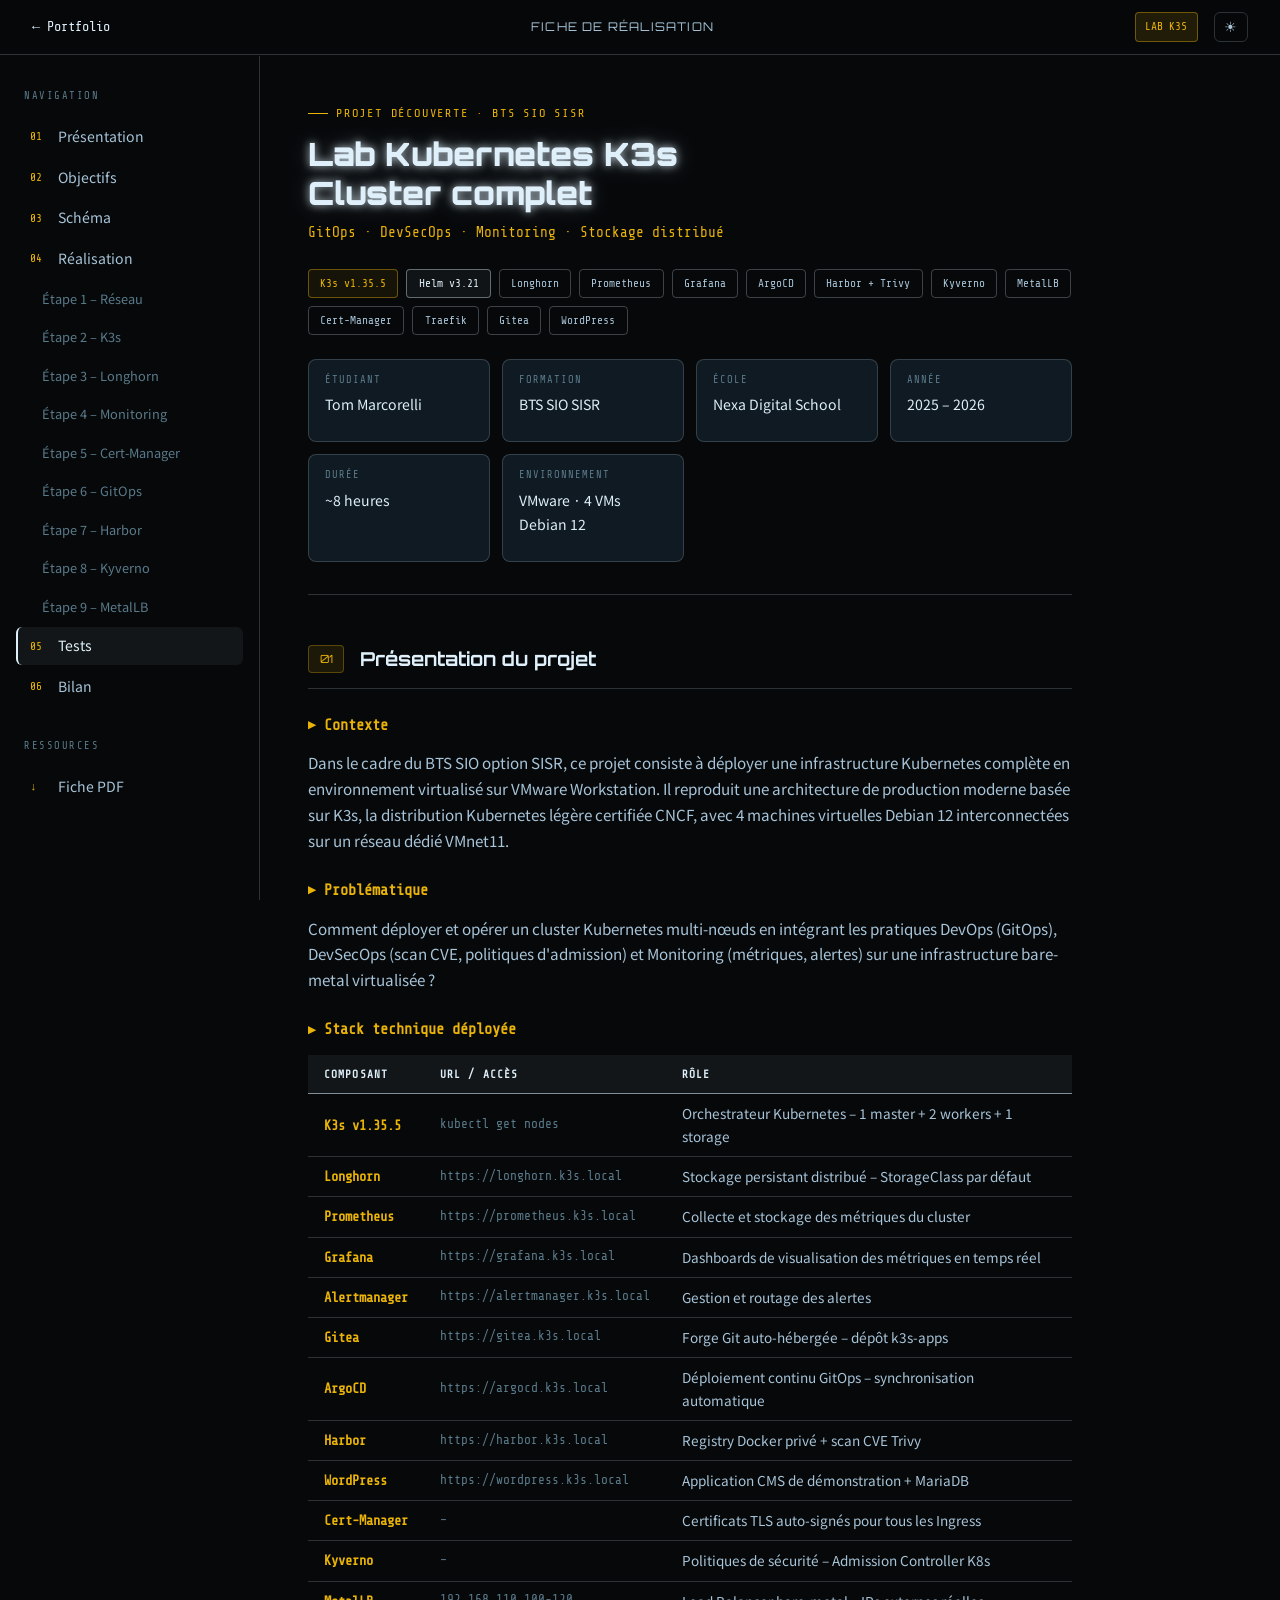
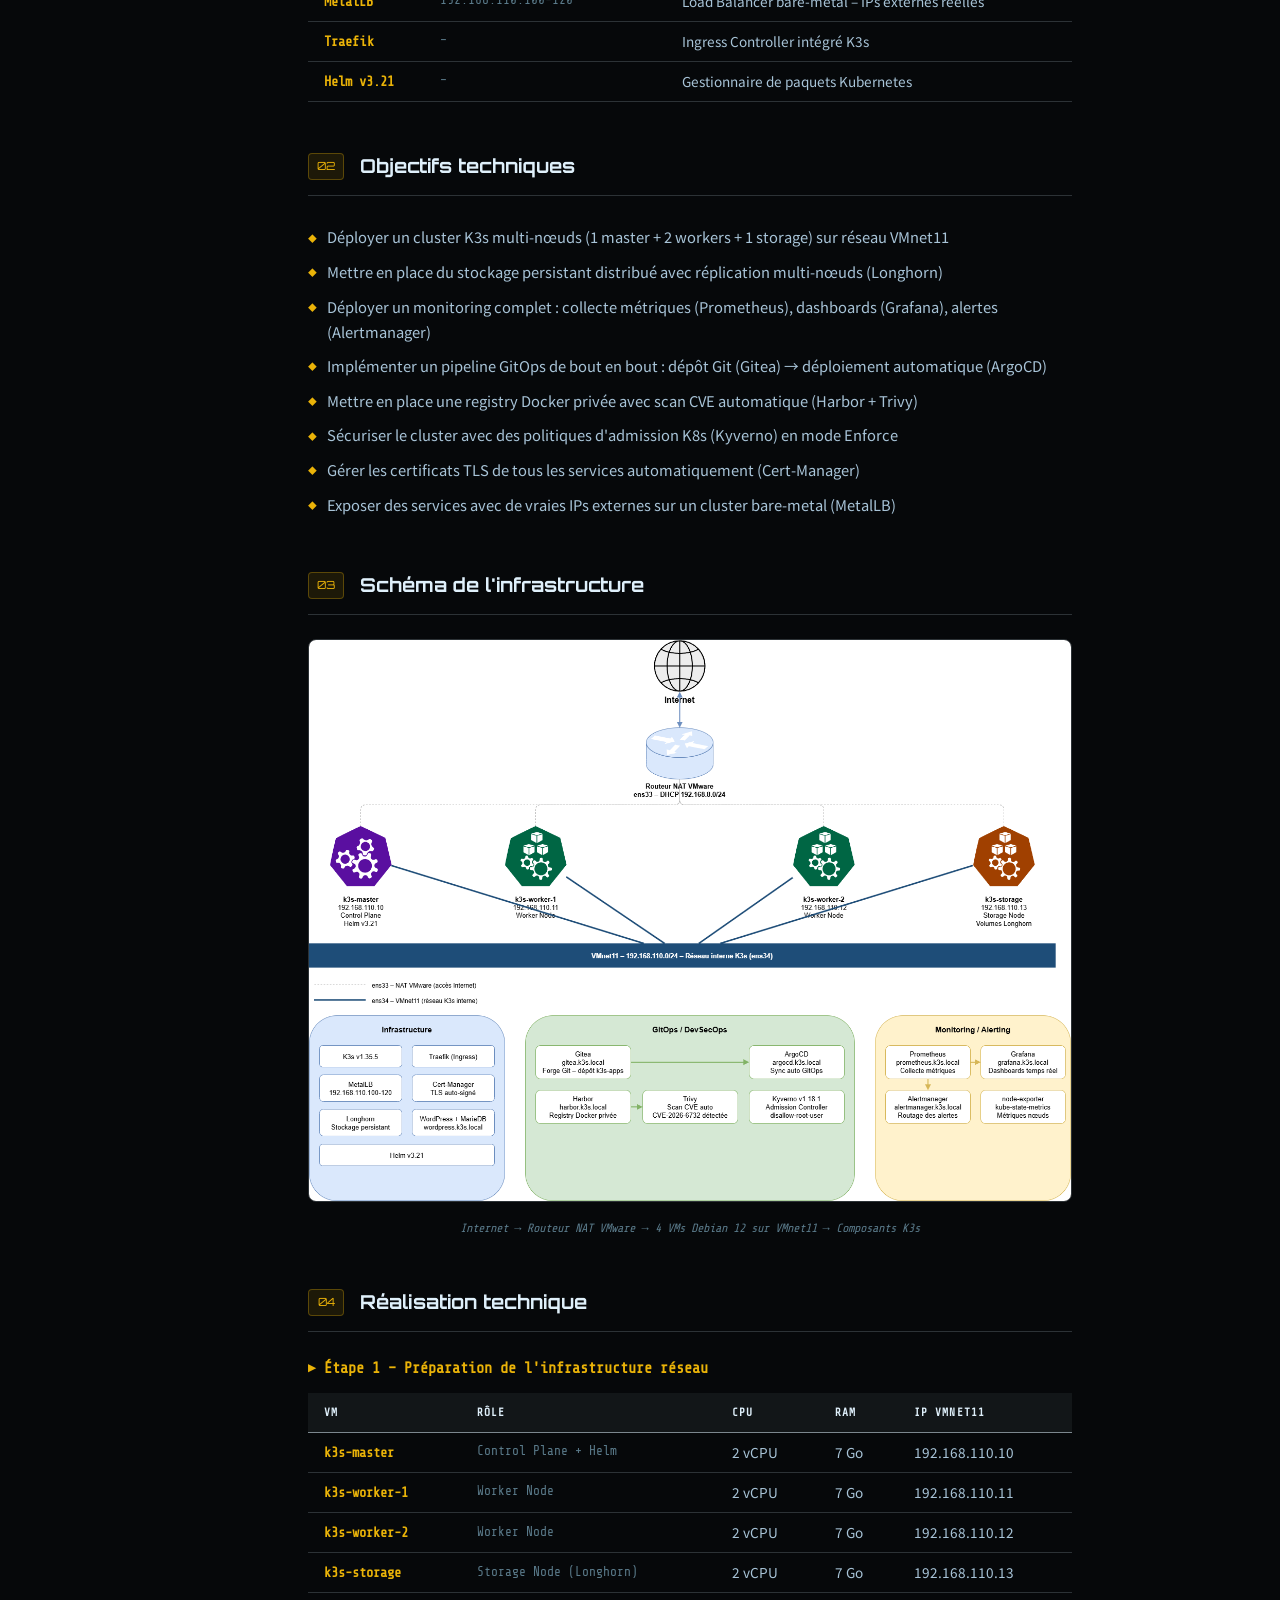
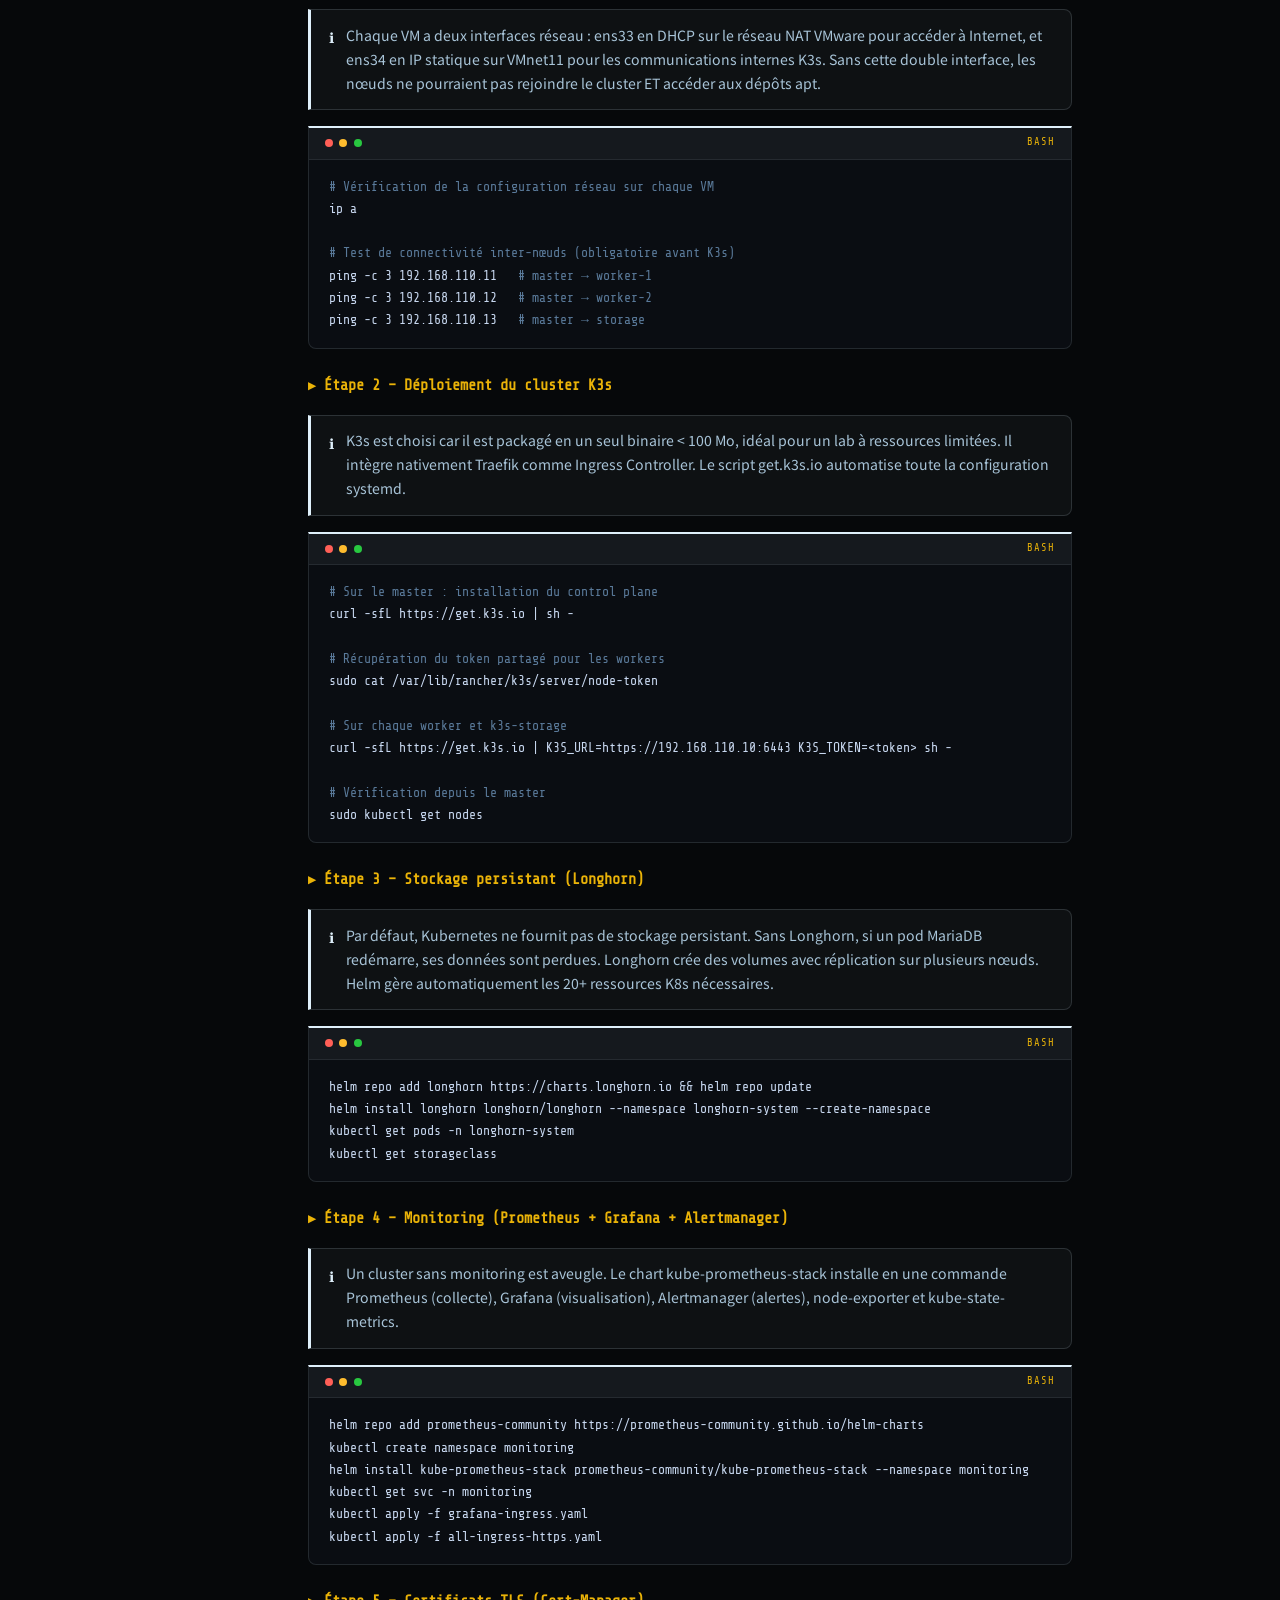
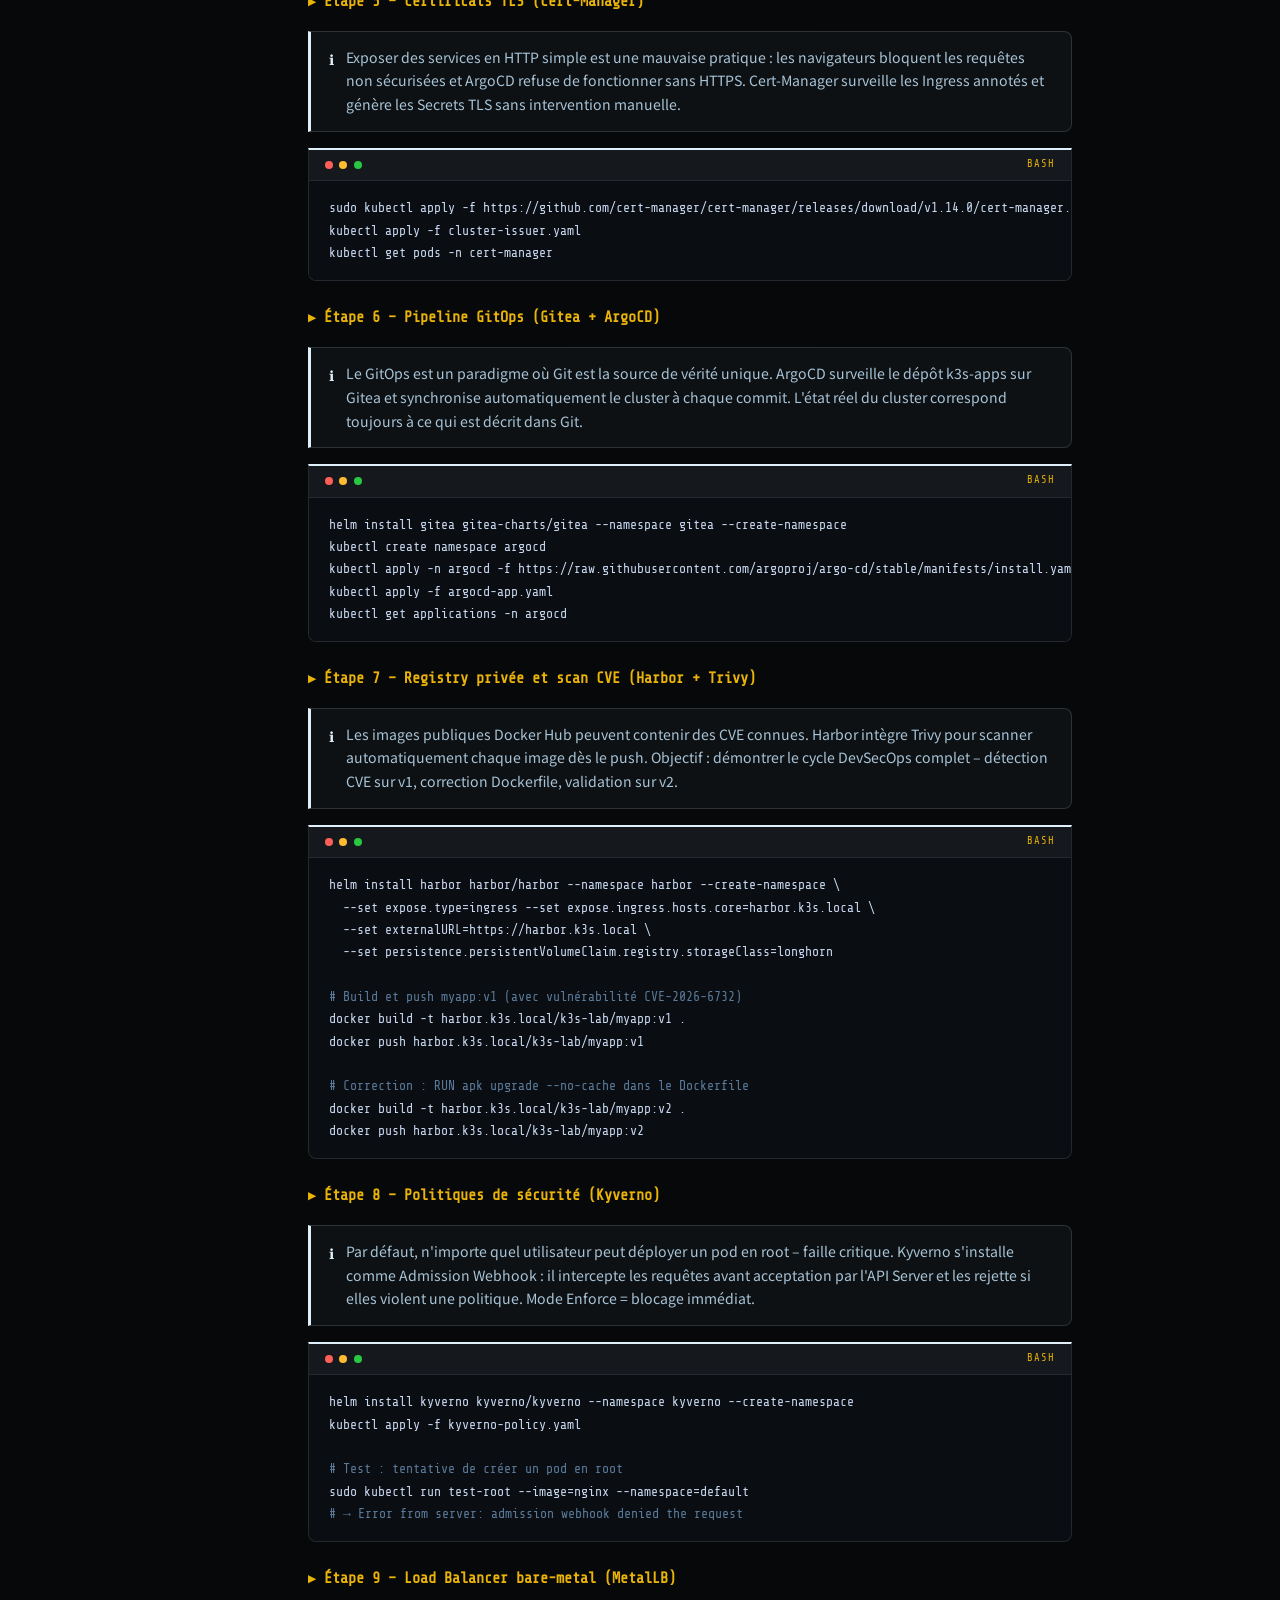
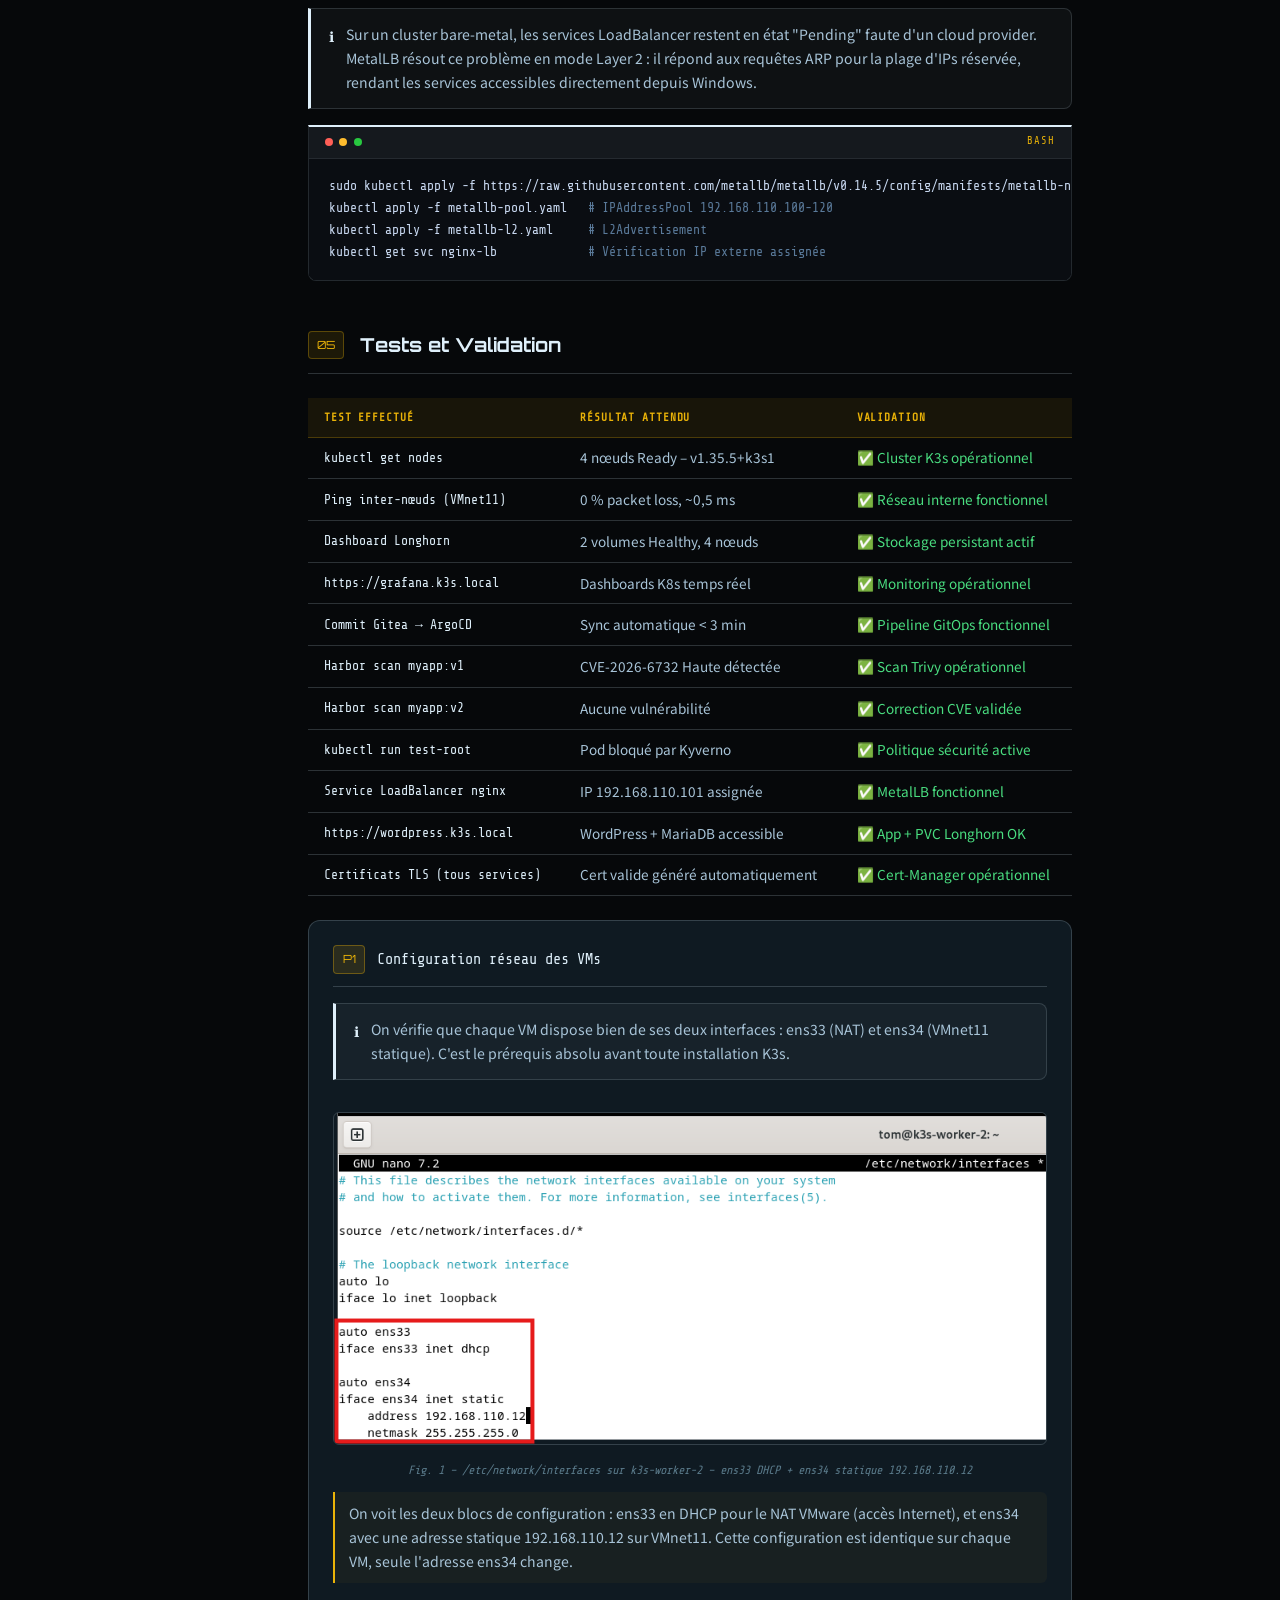
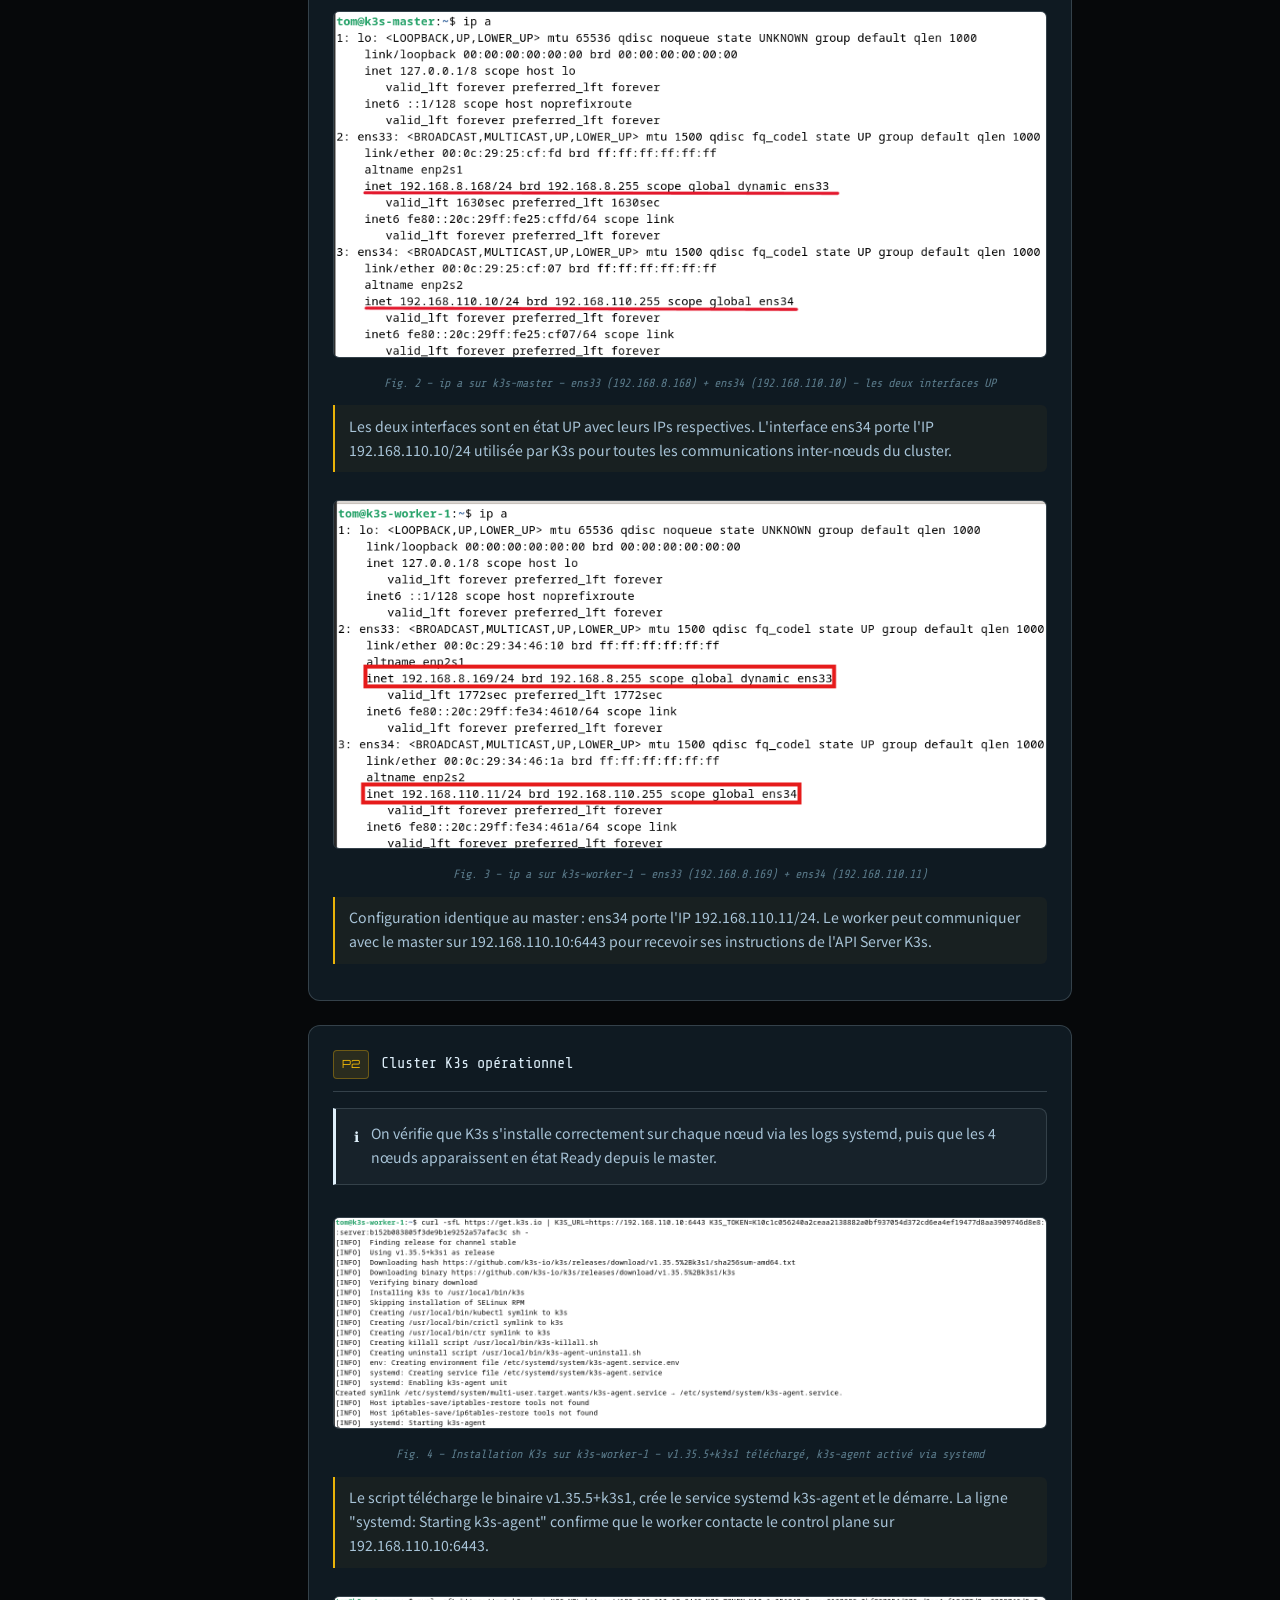
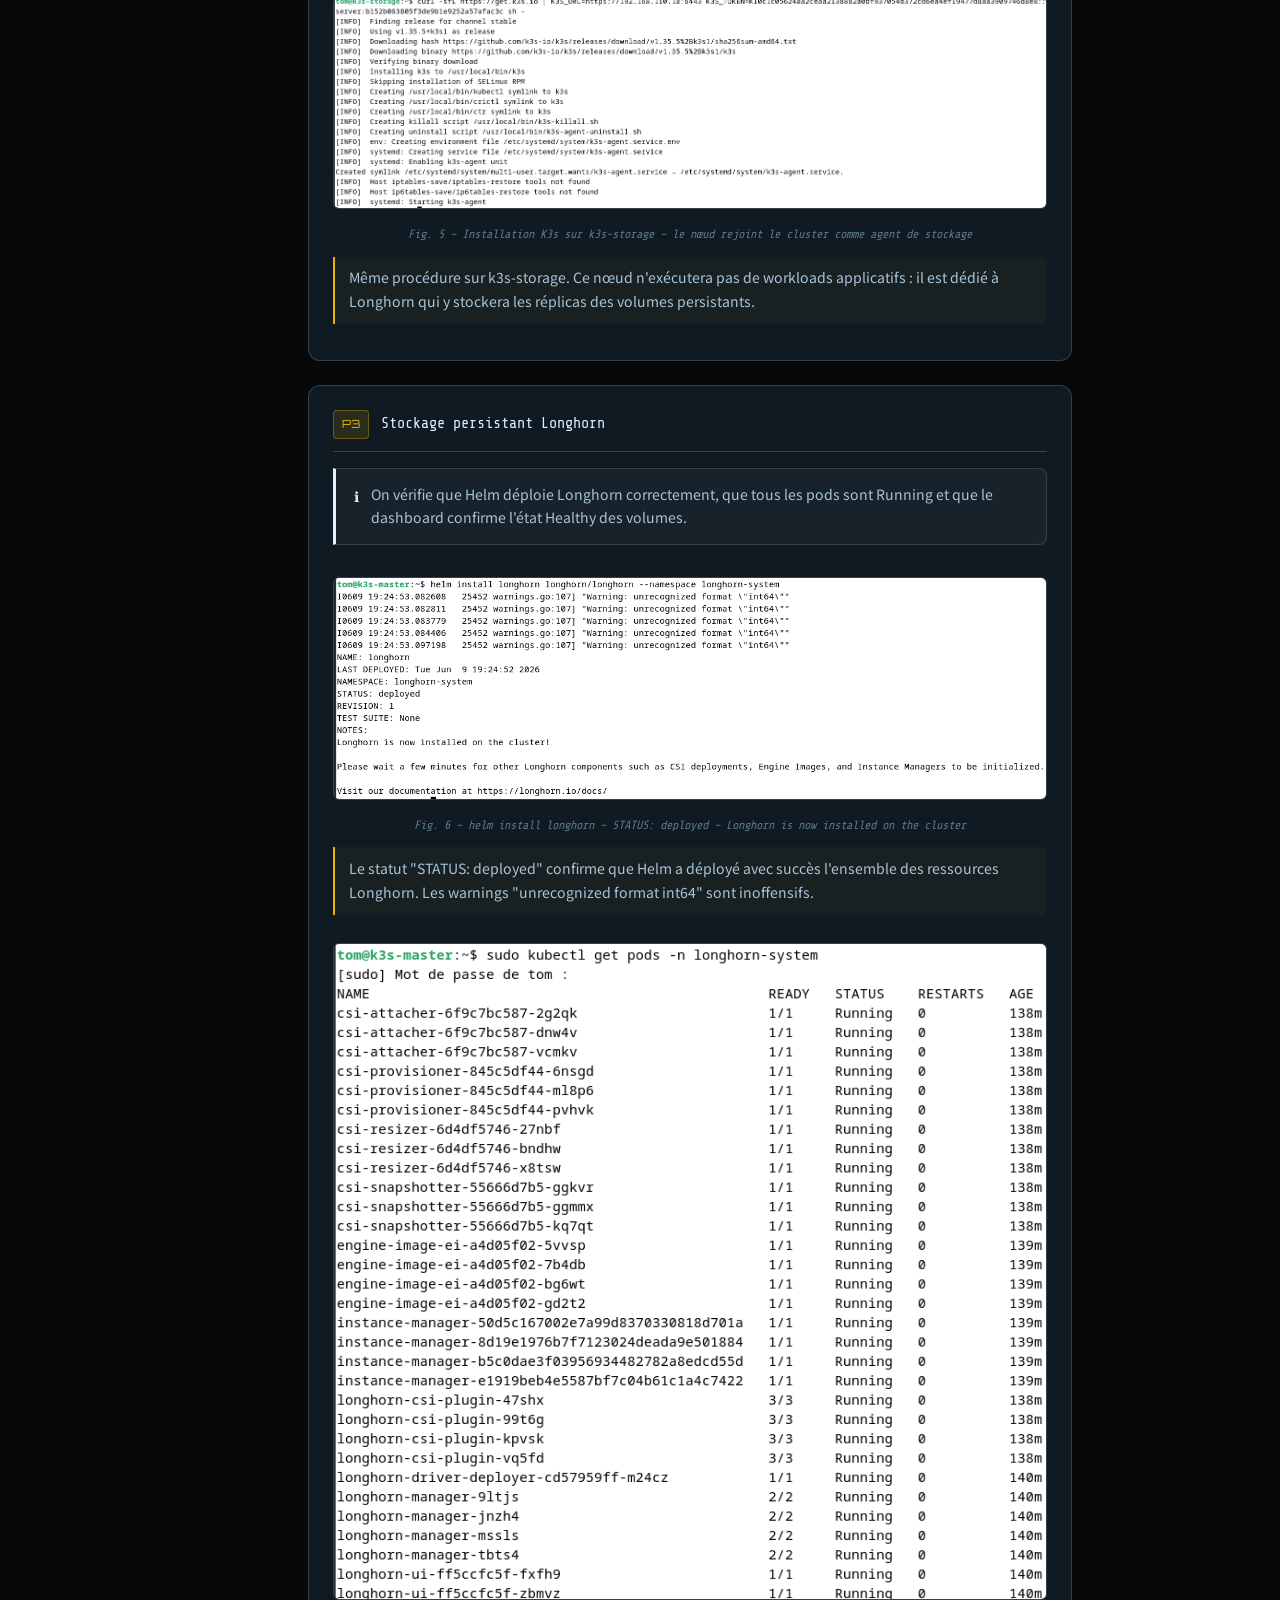
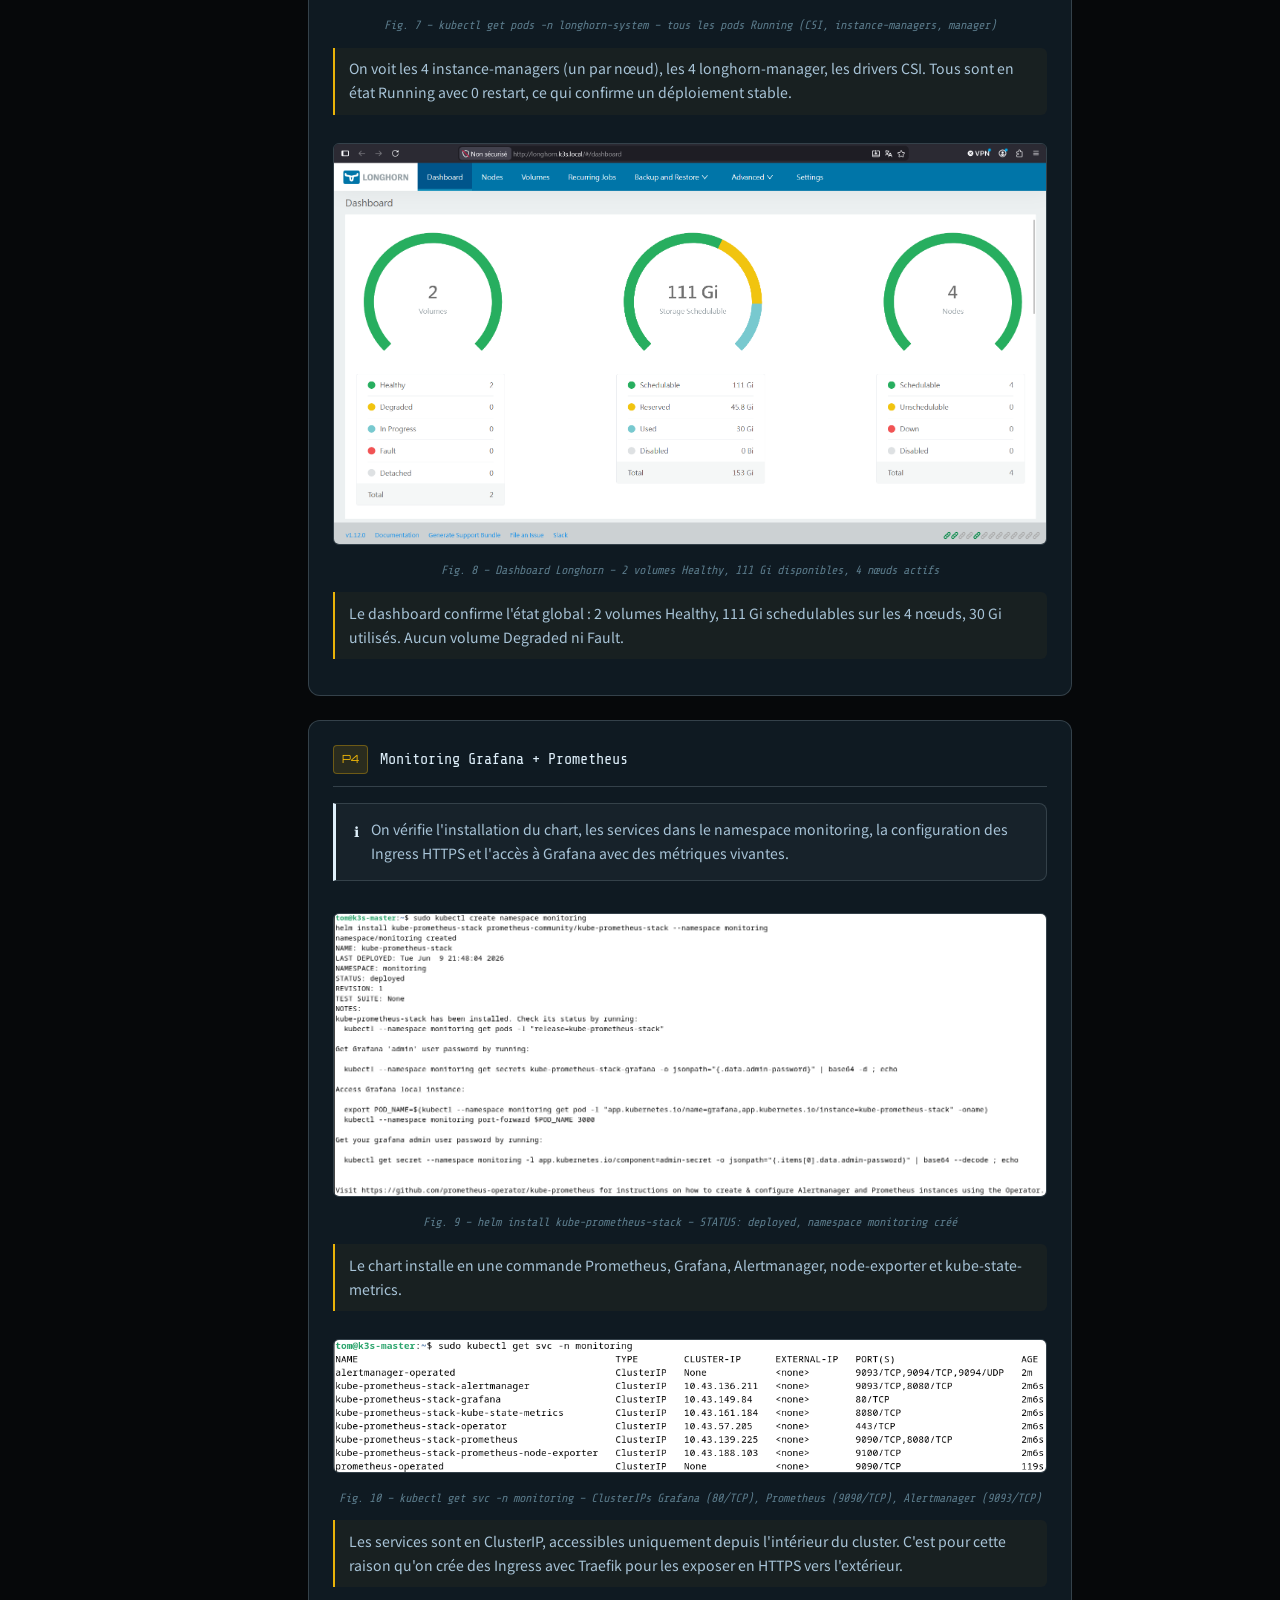
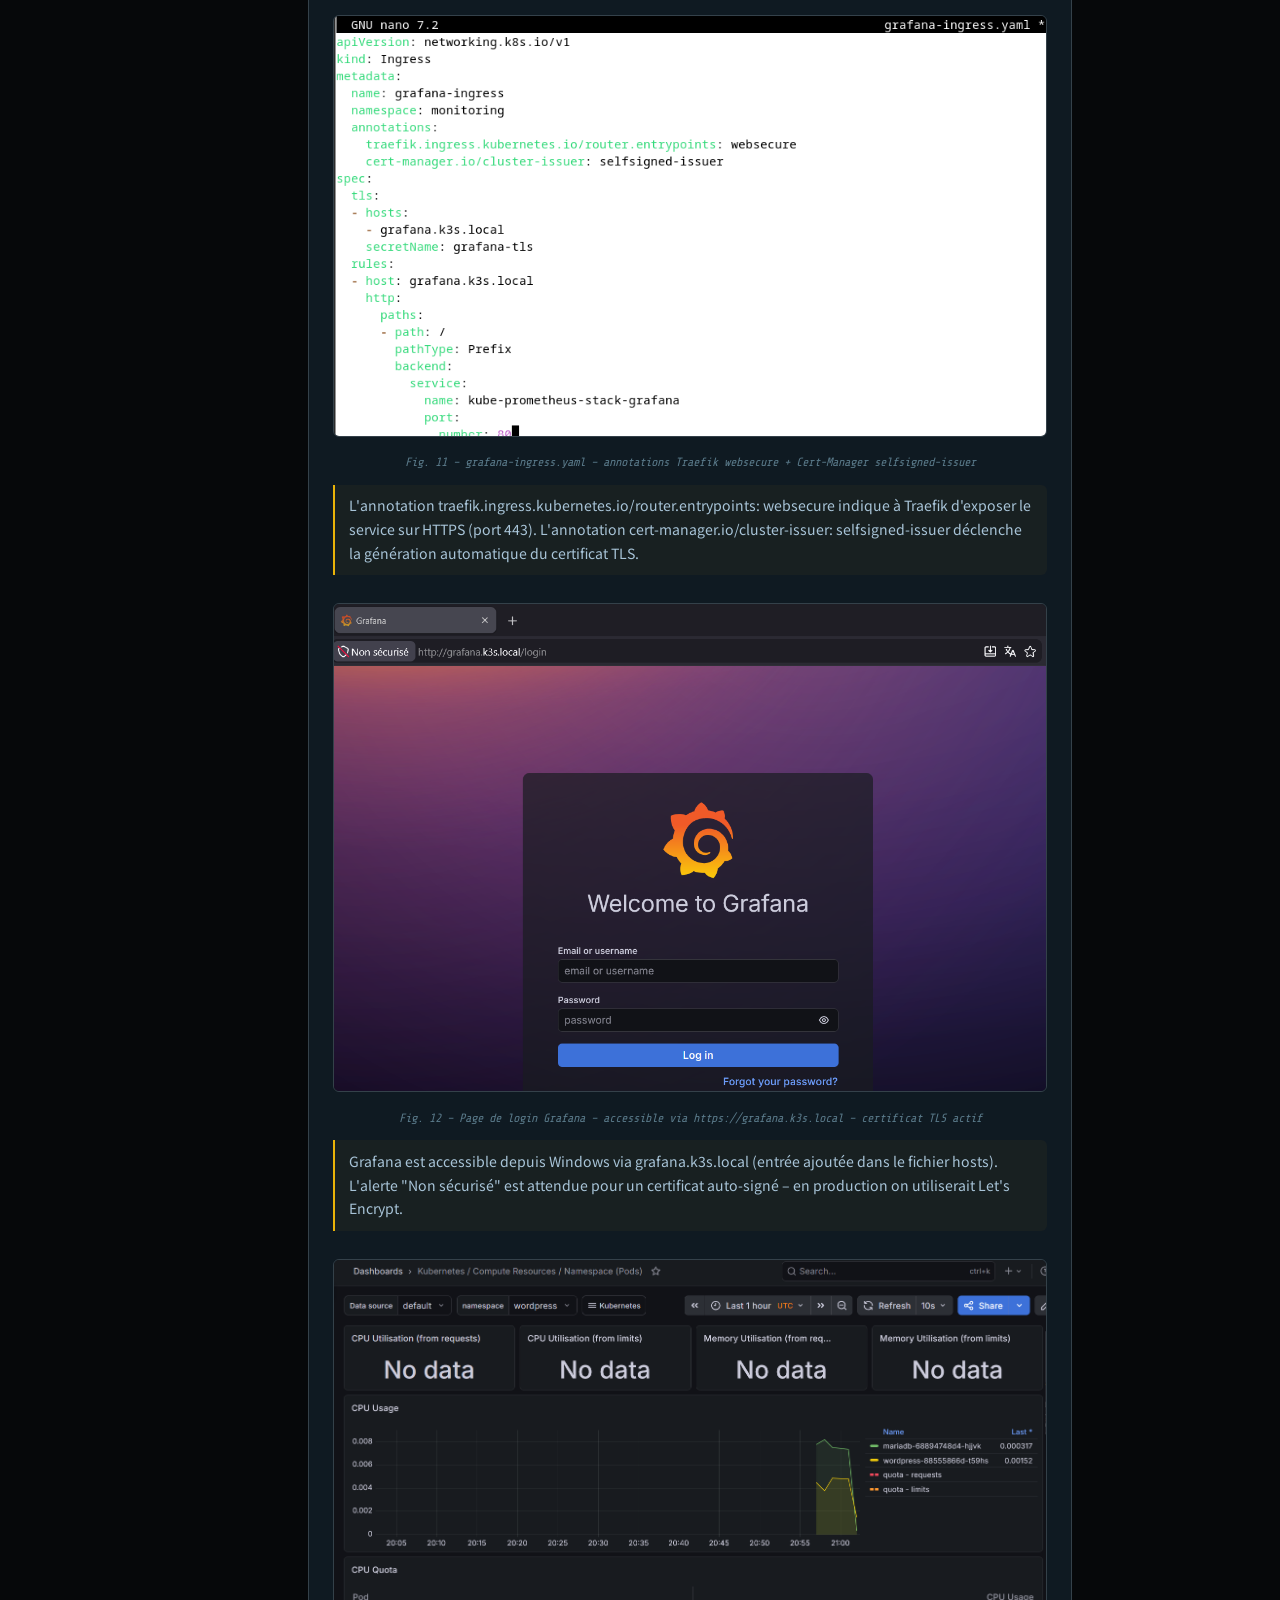
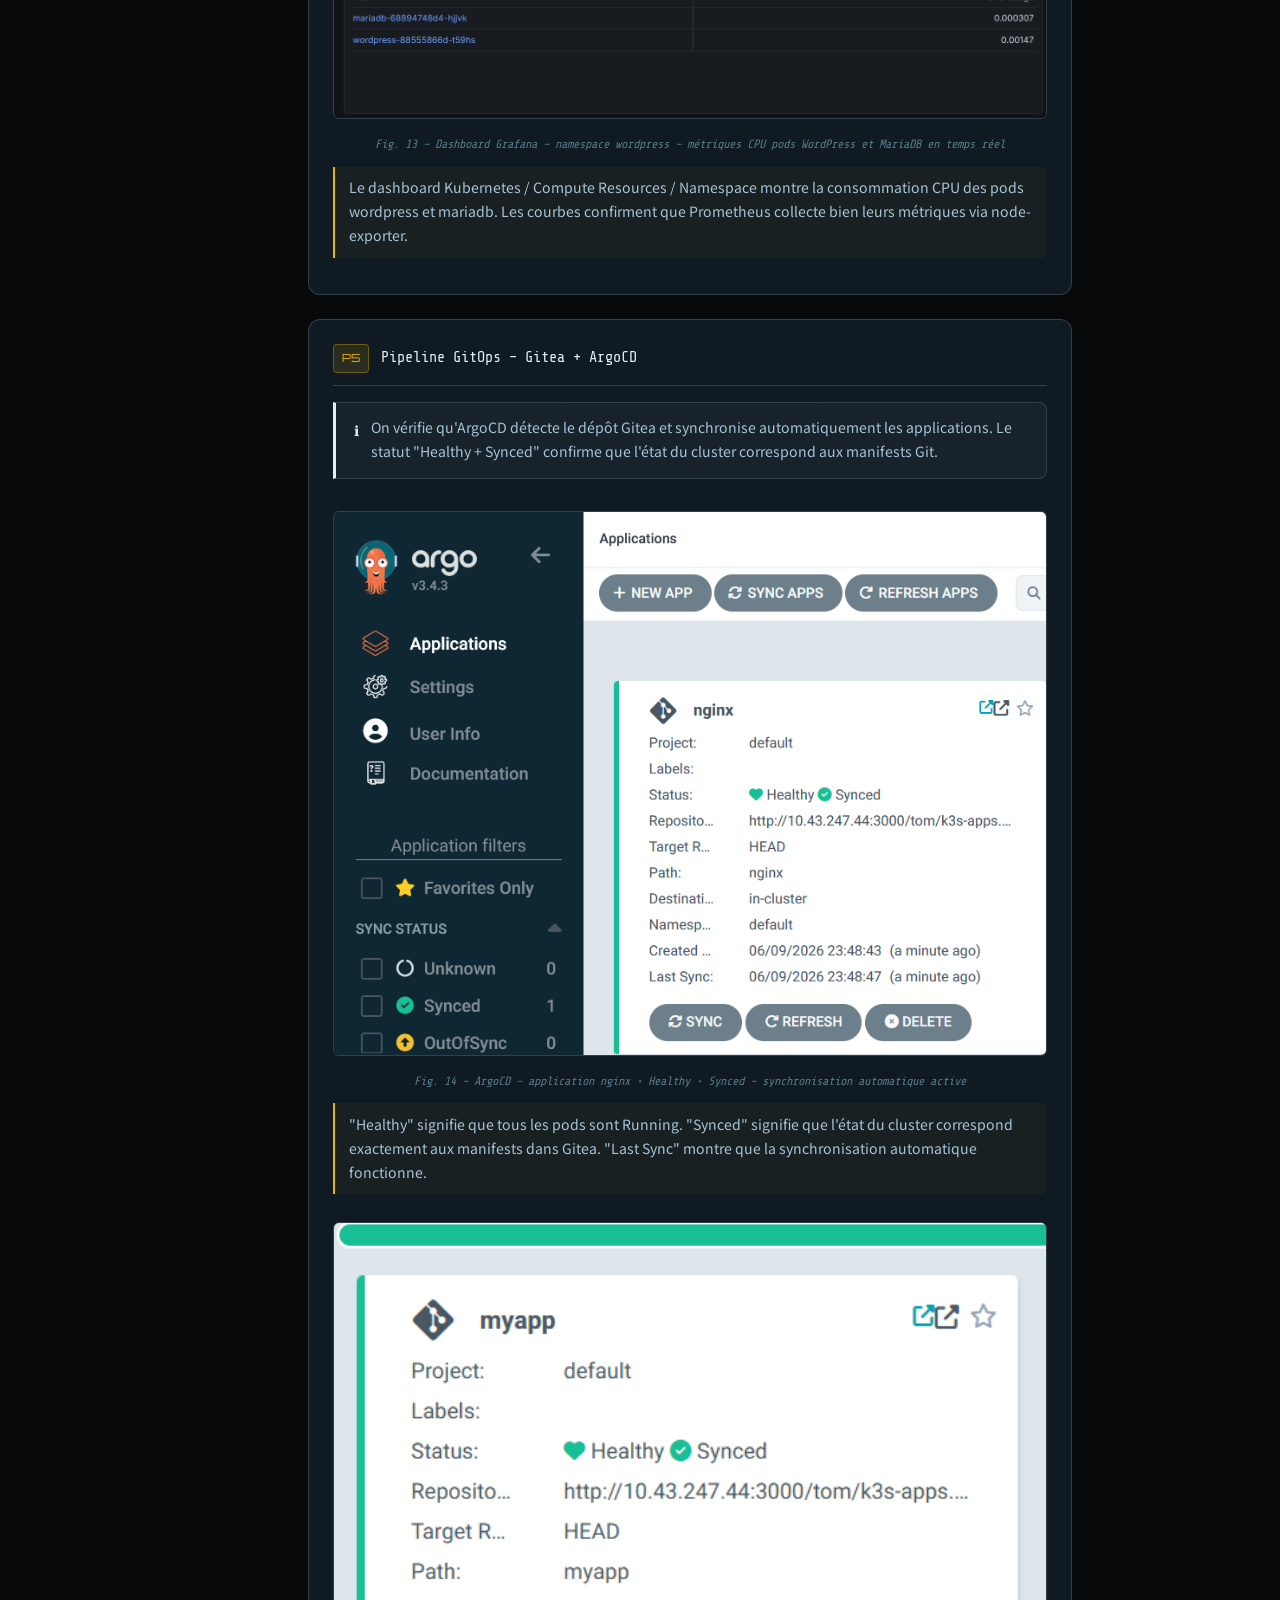
<file: projets/k3s.html>
<!DOCTYPE html>
<html lang="fr">
<head>
  <meta charset="UTF-8" />
  <meta name="viewport" content="width=device-width, initial-scale=1.0" />
  <!-- JS actif + anti-FOUC : applique le mode jour AVANT le rendu si activé dans le portfolio -->
  <script>
    document.documentElement.classList.add('js');
    try { if (localStorage.getItem('dayMode') === 'true') document.documentElement.classList.add('mode-jour'); } catch (e) {}
  </script>
  <title>Lab K3s — Fiche de Réalisation — Tom Marcorelli</title>
  <link rel="preconnect" href="https://fonts.googleapis.com" />
  <link rel="preconnect" href="https://fonts.gstatic.com" crossorigin />
  <link href="https://fonts.googleapis.com/css2?family=Orbitron:wght@400;700;900&family=Noto+Sans+JP:wght@300;400;700&family=Share+Tech+Mono&display=swap" rel="stylesheet" />
  <style>
    :root {
      --bg:        #06080a;
      --bg-card:   #0f1a22;
      --bg-card2:  #0d1520;
      --cyan:      #dff0fb;
      --gold:      #eab308;
      --text:      #ddeef8;
      --muted:     #a8c4d8;
      --dim:       #5a7a8a;
      --border:    rgba(223,240,251,0.18);
      --border-s:  rgba(223,240,251,0.55);
      --mono:      'Share Tech Mono', monospace;
      --display:   'Orbitron', sans-serif;
      --body:      'Noto Sans JP', sans-serif;
      --glow-c:    0 0 8px rgba(223,240,251,0.8), 0 0 24px rgba(223,240,251,0.3);
      --glow-g:    0 0 8px rgba(234,179,8,0.8), 0 0 24px rgba(234,179,8,0.3);
    }
    /* ── MODE JOUR — palette claire (rouge manga) alignée sur le portfolio ── */
    html.mode-jour {
      --bg:        #f5f0e8;
      --bg-card:   #ffffff;
      --bg-card2:  #faf6ef;
      --cyan:      #1e293b;
      --gold:      #dc1414;
      --text:      #1e293b;
      --muted:     #475569;
      --dim:       #94a3b8;
      --border:    rgba(30,41,59,0.15);
      --border-s:  rgba(30,41,59,0.40);
      --glow-c:    none;
      --glow-g:    none;
    }
    html.mode-jour .topbar { background: rgba(245,240,232,0.92); }
    html.mode-jour .topbar__badge { background: rgba(220,20,20,0.08); border-color: rgba(220,20,20,0.4); }
    html.mode-jour .nav-link:hover, html.mode-jour .nav-link.active { background: rgba(30,41,59,0.06); }
    html.mode-jour .tag { border-color: rgba(30,41,59,0.25); }
    html.mode-jour .tag--gold { border-color: rgba(220,20,20,0.4); background: rgba(220,20,20,0.06); }
    html.mode-jour .tag--cyan { border-color: rgba(30,41,59,0.4); background: rgba(30,41,59,0.05); }
    html.mode-jour .section__num { background: rgba(220,20,20,0.08); border-color: rgba(220,20,20,0.3); }
    html.mode-jour .stack-table th, html.mode-jour .bilan-table th { background: rgba(30,41,59,0.06); }
    html.mode-jour .stack-table tr:hover td { background: rgba(30,41,59,0.03); }
    html.mode-jour .info-box { background: rgba(30,41,59,0.04); border-color: rgba(30,41,59,0.12); }
    html.mode-jour .proof__num { background: rgba(220,20,20,0.08); border-color: rgba(220,20,20,0.35); }
    html.mode-jour .proof__explain { background: rgba(220,20,20,0.05); }
    html.mode-jour .test-table th { background: rgba(220,20,20,0.07); border-bottom-color: rgba(220,20,20,0.3); }
    html.mode-jour .test-table tr:hover td { background: rgba(220,20,20,0.03); }
    html.mode-jour .test-table td:last-child { color: #16a34a; }
    html.mode-jour .code-block { border-top-color: #dc1414; }
    html.mode-jour .bullet-list li::before, html.mode-jour h3::before { color: var(--gold); }
    /* Toggle jour/nuit */
    .topbar__right { display: flex; align-items: center; gap: 1rem; }
    .mode-toggle {
      background: none; border: 1px solid var(--border);
      color: var(--muted); border-radius: 6px;
      width: 34px; height: 30px; cursor: none;
      font-size: 0.9rem; line-height: 1;
      display: flex; align-items: center; justify-content: center;
      transition: border-color 0.2s, color 0.2s;
    }
    .mode-toggle:hover { border-color: var(--gold); color: var(--gold); }
    *, *::before, *::after { box-sizing: border-box; margin: 0; padding: 0; }
    html { scroll-behavior: smooth; }
    body {
      background: var(--bg);
      color: var(--text);
      font-family: var(--body);
      font-size: 1rem;
      line-height: 1.7;
      transition: background 0.3s, color 0.3s;
    }

    /* ── TOPBAR ── */
    .topbar {
      position: sticky; top: 0; z-index: 100;
      background: rgba(6,8,10,0.92);
      backdrop-filter: blur(12px);
      border-bottom: 1px solid var(--border);
      display: flex; align-items: center; justify-content: space-between;
      padding: 0.75rem 2rem;
    }
    .topbar__back {
      display: flex; align-items: center; gap: 0.5rem;
      color: var(--cyan); text-decoration: none;
      font-family: var(--mono); font-size: 0.85rem;
      transition: color 0.2s, text-shadow 0.2s;
    }
    .topbar__back:hover { color: var(--gold); text-shadow: var(--glow-g); }
    .topbar__title {
      font-family: var(--display); font-size: 0.75rem;
      color: var(--muted); letter-spacing: 0.1em;
    }
    .topbar__badge {
      background: rgba(234,179,8,0.12);
      border: 1px solid rgba(234,179,8,0.4);
      color: var(--gold); font-family: var(--mono);
      font-size: 0.7rem; padding: 0.25rem 0.6rem; border-radius: 4px;
    }

    /* ── LAYOUT ── */
    .wrapper {
      display: grid;
      grid-template-columns: 260px 1fr;
      max-width: 1300px; margin: 0 auto;
      min-height: calc(100vh - 56px);
    }

    /* ── SIDEBAR NAV ── */
    .sidebar {
      position: sticky; top: 56px;
      height: calc(100vh - 56px);
      overflow-y: auto;
      border-right: 1px solid var(--border);
      padding: 2rem 1rem;
    }
    .sidebar::-webkit-scrollbar { width: 4px; }
    .sidebar::-webkit-scrollbar-track { background: transparent; }
    .sidebar::-webkit-scrollbar-thumb { background: var(--border); border-radius: 2px; }

    .nav-section { margin-bottom: 2rem; }
    .nav-section__title {
      font-family: var(--mono); font-size: 0.65rem;
      color: var(--dim); letter-spacing: 0.15em;
      text-transform: uppercase; margin-bottom: 0.75rem;
      padding-left: 0.5rem;
    }
    .nav-link {
      display: flex; align-items: center; gap: 0.5rem;
      padding: 0.45rem 0.75rem; border-radius: 6px;
      color: var(--muted); text-decoration: none;
      font-size: 0.88rem; font-family: var(--body);
      transition: all 0.2s; border-left: 2px solid transparent;
      margin-bottom: 0.15rem;
    }
    .nav-link:hover, .nav-link.active {
      color: var(--cyan); background: rgba(223,240,251,0.06);
      border-left-color: var(--cyan);
    }
    .nav-link--sub {
      font-size: 0.8rem; padding-left: 1.5rem;
      color: var(--dim);
    }
    .nav-link--sub:hover { color: var(--muted); }
    .nav-link__num {
      font-family: var(--mono); font-size: 0.7rem;
      color: var(--gold); min-width: 20px;
    }

    /* ── CONTENT ── */
    .content {
      padding: 3rem 3rem 6rem;
      max-width: 860px;
    }

    /* ── HERO ── */
    .hero {
      margin-bottom: 3rem;
      padding-bottom: 2rem;
      border-bottom: 1px solid var(--border);
    }
    .hero__label {
      font-family: var(--mono); font-size: 0.75rem;
      color: var(--gold); letter-spacing: 0.15em;
      margin-bottom: 0.75rem; display: flex; align-items: center; gap: 0.5rem;
    }
    .hero__label::before { content: ''; display: inline-block; width: 20px; height: 1px; background: var(--gold); }
    .hero__title {
      font-family: var(--display); font-size: 2rem;
      color: var(--cyan); font-weight: 900;
      text-shadow: var(--glow-c);
      line-height: 1.2; margin-bottom: 0.5rem;
    }
    .hero__subtitle {
      font-family: var(--mono); font-size: 0.9rem;
      color: var(--gold); margin-bottom: 1.5rem;
    }
    .hero__tags { display: flex; flex-wrap: wrap; gap: 0.5rem; margin-bottom: 1.5rem; }
    .tag {
      padding: 0.25rem 0.7rem; border-radius: 4px;
      font-family: var(--mono); font-size: 0.7rem;
      border: 1px solid rgba(223,240,251,0.25);
      color: var(--muted);
    }
    .tag--gold { border-color: rgba(234,179,8,0.4); color: var(--gold); background: rgba(234,179,8,0.07); }
    .tag--cyan { border-color: rgba(223,240,251,0.4); color: var(--cyan); background: rgba(223,240,251,0.05); }

    .hero__meta {
      display: grid; grid-template-columns: repeat(auto-fill, minmax(180px, 1fr));
      gap: 0.75rem;
    }
    .meta-item {
      background: var(--bg-card);
      border: 1px solid var(--border);
      border-radius: 8px; padding: 0.75rem 1rem;
    }
    .meta-item__label {
      font-family: var(--mono); font-size: 0.65rem;
      color: var(--dim); letter-spacing: 0.1em;
      text-transform: uppercase; margin-bottom: 0.25rem;
    }
    .meta-item__value { color: var(--text); font-size: 0.88rem; }

    /* ── SECTIONS ── */
    .section { margin-bottom: 3rem; }
    .section__header {
      display: flex; align-items: center; gap: 1rem;
      margin-bottom: 1.5rem; padding-bottom: 0.75rem;
      border-bottom: 1px solid var(--border);
    }
    .section__num {
      font-family: var(--display); font-size: 0.7rem;
      color: var(--gold); background: rgba(234,179,8,0.1);
      border: 1px solid rgba(234,179,8,0.3);
      padding: 0.2rem 0.5rem; border-radius: 4px;
      min-width: 36px; text-align: center;
    }
    .section__title {
      font-family: var(--display); font-size: 1.2rem;
      color: var(--cyan); font-weight: 700;
    }
    h3 {
      font-family: var(--mono); font-size: 0.95rem;
      color: var(--gold); margin: 1.5rem 0 0.75rem;
      display: flex; align-items: center; gap: 0.5rem;
    }
    h3::before { content: '▶'; font-size: 0.6rem; color: var(--gold); }
    p { color: var(--muted); margin-bottom: 0.75rem; font-size: 0.95rem; }

    /* ── STACK TABLE ── */
    .stack-table {
      width: 100%; border-collapse: collapse;
      font-size: 0.85rem; margin-bottom: 1rem;
    }
    .stack-table th {
      background: rgba(223,240,251,0.06);
      color: var(--cyan); font-family: var(--mono);
      font-size: 0.7rem; letter-spacing: 0.1em;
      padding: 0.6rem 1rem; text-align: left;
      border-bottom: 1px solid var(--border-s);
      text-transform: uppercase;
    }
    .stack-table td {
      padding: 0.5rem 1rem; border-bottom: 1px solid var(--border);
      color: var(--muted); vertical-align: middle;
    }
    .stack-table tr:hover td { background: rgba(223,240,251,0.03); }
    .stack-table td:first-child { color: var(--gold); font-family: var(--mono); font-weight: 700; }
    .stack-table td:nth-child(2) { color: var(--dim); font-family: var(--mono); font-size: 0.8rem; }

    /* ── INFO BOX ── */
    .info-box {
      background: rgba(223,240,251,0.04);
      border: 1px solid rgba(223,240,251,0.15);
      border-left: 3px solid var(--cyan);
      border-radius: 0 8px 8px 0;
      padding: 0.85rem 1.1rem; margin: 1rem 0;
      font-size: 0.88rem; color: var(--muted);
      display: flex; gap: 0.75rem; align-items: flex-start;
    }
    .info-box__icon { color: var(--cyan); flex-shrink: 0; margin-top: 0.15rem; }

    /* ── CODE BLOCK ── */
    .code-block {
      background: #0a0d12;
      border: 1px solid rgba(223,240,251,0.12);
      border-top: 2px solid var(--cyan);
      border-radius: 0 0 8px 8px; overflow-x: auto;
      margin: 1rem 0;
    }
    .code-block__header {
      display: flex; align-items: center; justify-content: space-between;
      padding: 0.4rem 1rem;
      background: rgba(223,240,251,0.05);
      border-bottom: 1px solid rgba(223,240,251,0.08);
    }
    .code-block__lang {
      font-family: var(--mono); font-size: 0.65rem;
      color: var(--gold); letter-spacing: 0.1em;
    }
    .code-block__dots { display: flex; gap: 0.4rem; }
    .dot { width: 8px; height: 8px; border-radius: 50%; }
    .dot--r { background: #ff5f57; }
    .dot--y { background: #febc2e; }
    .dot--g { background: #28c840; }
    pre {
      padding: 1rem 1.25rem;
      font-family: var(--mono); font-size: 0.82rem;
      line-height: 1.7; color: #c8d8f0;
    }
    .cm { color: #5a7a9a; }

    /* ── PROOF BLOCKS ── */
    .proof {
      background: var(--bg-card);
      border: 1px solid var(--border);
      border-radius: 12px; padding: 1.5rem;
      margin: 1.5rem 0;
    }
    .proof__header {
      display: flex; align-items: center; gap: 0.75rem;
      margin-bottom: 1rem; padding-bottom: 0.75rem;
      border-bottom: 1px solid var(--border);
    }
    .proof__num {
      background: rgba(234,179,8,0.12);
      border: 1px solid rgba(234,179,8,0.35);
      color: var(--gold); font-family: var(--display);
      font-size: 0.7rem; padding: 0.25rem 0.5rem;
      border-radius: 4px; min-width: 32px; text-align: center;
    }
    .proof__title { font-family: var(--mono); font-size: 0.95rem; color: var(--cyan); }
    .proof img {
      width: 100%; border-radius: 6px;
      border: 1px solid var(--border);
      margin: 1rem 0 0.5rem;
    }
    .proof__caption {
      font-family: var(--mono); font-size: 0.75rem;
      color: var(--dim); text-align: center;
      margin-bottom: 0.75rem; font-style: italic;
    }
    .proof__explain {
      font-size: 0.88rem; color: var(--muted);
      padding: 0.6rem 0.9rem;
      border-left: 2px solid var(--gold);
      background: rgba(234,179,8,0.04);
      border-radius: 0 6px 6px 0;
      margin-top: 0.25rem;
    }

    /* ── TEST TABLE ── */
    .test-table {
      width: 100%; border-collapse: collapse;
      font-size: 0.85rem; margin: 1rem 0;
    }
    .test-table th {
      background: rgba(234,179,8,0.08);
      color: var(--gold); font-family: var(--mono);
      font-size: 0.7rem; letter-spacing: 0.08em;
      padding: 0.6rem 1rem; text-align: left;
      border-bottom: 1px solid rgba(234,179,8,0.3);
      text-transform: uppercase;
    }
    .test-table td {
      padding: 0.55rem 1rem; border-bottom: 1px solid var(--border);
      color: var(--muted); vertical-align: middle;
    }
    .test-table tr:hover td { background: rgba(234,179,8,0.03); }
    .test-table td:first-child { font-family: var(--mono); font-size: 0.82rem; color: var(--cyan); }
    .test-table td:last-child { color: #4ade80; font-size: 0.85rem; }

    /* ── BILAN TABLE ── */
    .bilan-table {
      width: 100%; border-collapse: collapse;
      font-size: 0.85rem; margin: 1rem 0;
    }
    .bilan-table th {
      background: rgba(223,240,251,0.06);
      color: var(--cyan); font-family: var(--mono);
      font-size: 0.7rem; padding: 0.6rem 1rem;
      border-bottom: 1px solid var(--border-s);
      text-align: left; text-transform: uppercase;
    }
    .bilan-table td {
      padding: 0.55rem 1rem; border-bottom: 1px solid var(--border);
      color: var(--muted); vertical-align: top;
    }
    .bilan-table td:first-child { color: var(--gold); font-family: var(--mono); font-weight: 700; min-width: 60px; }

    /* ── BULLET LIST ── */
    .bullet-list { list-style: none; padding: 0; margin: 0.5rem 0 1rem; }
    .bullet-list li {
      display: flex; gap: 0.6rem; align-items: flex-start;
      color: var(--muted); font-size: 0.92rem;
      padding: 0.3rem 0;
    }
    .bullet-list li::before {
      content: '◆'; color: var(--gold);
      font-size: 0.55rem; margin-top: 0.45rem; flex-shrink: 0;
    }

    /* ── FOOTER ── */
    .fiche-footer {
      margin-top: 4rem; padding-top: 2rem;
      border-top: 1px solid var(--border);
      text-align: center;
    }
    .fiche-footer__text {
      font-family: var(--mono); font-size: 0.75rem;
      color: var(--dim);
    }
    .fiche-footer__kanji {
      font-family: 'Noto Sans JP', sans-serif;
      font-size: 1.2rem; color: var(--border);
      margin-bottom: 0.5rem;
    }

    /* ── RESPONSIVE ── */
    @media (max-width: 900px) {
      .wrapper { grid-template-columns: 1fr; }
      .sidebar { display: none; }
      .content { padding: 2rem 1.25rem 4rem; }
      .hero__title { font-size: 1.5rem; }
    }

    /* ── SCROLLSPY ANIMATION (masqué seulement si JS actif → robuste sans JS) ── */
    .js .section { opacity: 0; transform: translateY(20px); transition: opacity 0.4s ease, transform 0.4s ease; }
    .section.visible { opacity: 1; transform: translateY(0); }
    @media (prefers-reduced-motion: reduce) { .js .section { opacity: 1; transform: none; transition: none; } }

    /* ── IMPRESSION / EXPORT PDF ── */
    @media print {
      @page { margin: 1.2cm; }
      .topbar, .sidebar, .mode-toggle { display: none !important; }
      .wrapper { display: block; max-width: none; }
      .content { max-width: none; padding: 0; }
      .js .section, .section { opacity: 1 !important; transform: none !important; margin-bottom: 1.4rem; }
      .proof, .code-block, .info-box, table, .proof img { page-break-inside: avoid; break-inside: avoid; }
      .section__header, h3 { page-break-after: avoid; }
      .hero { page-break-after: avoid; }
      * { -webkit-print-color-adjust: exact; print-color-adjust: exact; }
    }

    /* ── CURSOR MANGA ── */
    * { cursor: none !important; }
    @keyframes mangaInkFade { 0%{opacity:1;transform:translate(-50%,-50%) scale(1)} 100%{opacity:0;transform:translate(-50%,-50%) scale(0.3)} }
    @keyframes mangaSplash { 0%{opacity:1;transform:translate(-50%,-50%) scale(1)} 100%{opacity:0;transform:translate(-50%,-50%) scale(0.2)} }
  </style>
</head>
<body>

  <!-- TOPBAR -->
  <header class="topbar">
    <a href="javascript:void(0)" class="topbar__back" onclick="window.parent.postMessage('close-fiche-modal','*')">
      ← Portfolio
    </a>
    <span class="topbar__title">FICHE DE RÉALISATION</span>
    <div class="topbar__right">
      <span class="topbar__badge">LAB K3S</span>
      <button class="mode-toggle" id="mode-toggle" type="button" aria-label="Basculer mode jour/nuit" title="Mode jour / nuit">☀</button>
    </div>
  </header>

  <div class="wrapper">

    <!-- SIDEBAR -->
    <nav class="sidebar" aria-label="Navigation de la fiche">
      <div class="nav-section">
        <p class="nav-section__title">Navigation</p>
        <a href="#presentation" class="nav-link"><span class="nav-link__num">01</span> Présentation</a>
        <a href="#objectifs" class="nav-link"><span class="nav-link__num">02</span> Objectifs</a>
        <a href="#schema" class="nav-link"><span class="nav-link__num">03</span> Schéma</a>
        <a href="#realisation" class="nav-link"><span class="nav-link__num">04</span> Réalisation</a>
        <a href="#etape1" class="nav-link nav-link--sub">Étape 1 – Réseau</a>
        <a href="#etape2" class="nav-link nav-link--sub">Étape 2 – K3s</a>
        <a href="#etape3" class="nav-link nav-link--sub">Étape 3 – Longhorn</a>
        <a href="#etape4" class="nav-link nav-link--sub">Étape 4 – Monitoring</a>
        <a href="#etape5" class="nav-link nav-link--sub">Étape 5 – Cert-Manager</a>
        <a href="#etape6" class="nav-link nav-link--sub">Étape 6 – GitOps</a>
        <a href="#etape7" class="nav-link nav-link--sub">Étape 7 – Harbor</a>
        <a href="#etape8" class="nav-link nav-link--sub">Étape 8 – Kyverno</a>
        <a href="#etape9" class="nav-link nav-link--sub">Étape 9 – MetalLB</a>
        <a href="#tests" class="nav-link"><span class="nav-link__num">05</span> Tests</a>
        <a href="#bilan" class="nav-link"><span class="nav-link__num">06</span> Bilan</a>
      </div>
      <div class="nav-section">
        <p class="nav-section__title">Ressources</p>
        <a href="fiche_k3s.pdf" target="_blank" class="nav-link">
          <span class="nav-link__num">↓</span> Fiche PDF
        </a>
      </div>
    </nav>

    <!-- CONTENT -->
    <main class="content">

      <!-- HERO -->
      <div class="hero">
        <p class="hero__label">PROJET DÉCOUVERTE · BTS SIO SISR</p>
        <h1 class="hero__title">Lab Kubernetes K3s<br>Cluster complet</h1>
        <p class="hero__subtitle">GitOps · DevSecOps · Monitoring · Stockage distribué</p>
        <div class="hero__tags">
          <span class="tag tag--gold">K3s v1.35.5</span>
          <span class="tag tag--cyan">Helm v3.21</span>
          <span class="tag">Longhorn</span>
          <span class="tag">Prometheus</span>
          <span class="tag">Grafana</span>
          <span class="tag">ArgoCD</span>
          <span class="tag">Harbor + Trivy</span>
          <span class="tag">Kyverno</span>
          <span class="tag">MetalLB</span>
          <span class="tag">Cert-Manager</span>
          <span class="tag">Traefik</span>
          <span class="tag">Gitea</span>
          <span class="tag">WordPress</span>
        </div>
        <div class="hero__meta">
          <div class="meta-item">
            <p class="meta-item__label">Étudiant</p>
            <p class="meta-item__value">Tom Marcorelli</p>
          </div>
          <div class="meta-item">
            <p class="meta-item__label">Formation</p>
            <p class="meta-item__value">BTS SIO SISR</p>
          </div>
          <div class="meta-item">
            <p class="meta-item__label">École</p>
            <p class="meta-item__value">Nexa Digital School</p>
          </div>
          <div class="meta-item">
            <p class="meta-item__label">Année</p>
            <p class="meta-item__value">2025 – 2026</p>
          </div>
          <div class="meta-item">
            <p class="meta-item__label">Durée</p>
            <p class="meta-item__value">~8 heures</p>
          </div>
          <div class="meta-item">
            <p class="meta-item__label">Environnement</p>
            <p class="meta-item__value">VMware · 4 VMs Debian 12</p>
          </div>
        </div>
      </div>

      <!-- 1. PRÉSENTATION -->
      <section class="section" id="presentation">
        <div class="section__header">
          <span class="section__num">01</span>
          <h2 class="section__title">Présentation du projet</h2>
        </div>
        <h3>Contexte</h3>
        <p>Dans le cadre du BTS SIO option SISR, ce projet consiste à déployer une infrastructure Kubernetes complète en environnement virtualisé sur VMware Workstation. Il reproduit une architecture de production moderne basée sur K3s, la distribution Kubernetes légère certifiée CNCF, avec 4 machines virtuelles Debian 12 interconnectées sur un réseau dédié VMnet11.</p>
        <h3>Problématique</h3>
        <p>Comment déployer et opérer un cluster Kubernetes multi-nœuds en intégrant les pratiques DevOps (GitOps), DevSecOps (scan CVE, politiques d'admission) et Monitoring (métriques, alertes) sur une infrastructure bare-metal virtualisée ?</p>
        <h3>Stack technique déployée</h3>
        <table class="stack-table">
          <thead><tr><th>Composant</th><th>URL / Accès</th><th>Rôle</th></tr></thead>
          <tbody>
            <tr><td>K3s v1.35.5</td><td>kubectl get nodes</td><td>Orchestrateur Kubernetes – 1 master + 2 workers + 1 storage</td></tr>
            <tr><td>Longhorn</td><td>https://longhorn.k3s.local</td><td>Stockage persistant distribué – StorageClass par défaut</td></tr>
            <tr><td>Prometheus</td><td>https://prometheus.k3s.local</td><td>Collecte et stockage des métriques du cluster</td></tr>
            <tr><td>Grafana</td><td>https://grafana.k3s.local</td><td>Dashboards de visualisation des métriques en temps réel</td></tr>
            <tr><td>Alertmanager</td><td>https://alertmanager.k3s.local</td><td>Gestion et routage des alertes</td></tr>
            <tr><td>Gitea</td><td>https://gitea.k3s.local</td><td>Forge Git auto-hébergée – dépôt k3s-apps</td></tr>
            <tr><td>ArgoCD</td><td>https://argocd.k3s.local</td><td>Déploiement continu GitOps – synchronisation automatique</td></tr>
            <tr><td>Harbor</td><td>https://harbor.k3s.local</td><td>Registry Docker privé + scan CVE Trivy</td></tr>
            <tr><td>WordPress</td><td>https://wordpress.k3s.local</td><td>Application CMS de démonstration + MariaDB</td></tr>
            <tr><td>Cert-Manager</td><td>–</td><td>Certificats TLS auto-signés pour tous les Ingress</td></tr>
            <tr><td>Kyverno</td><td>–</td><td>Politiques de sécurité – Admission Controller K8s</td></tr>
            <tr><td>MetalLB</td><td>192.168.110.100-120</td><td>Load Balancer bare-metal – IPs externes réelles</td></tr>
            <tr><td>Traefik</td><td>–</td><td>Ingress Controller intégré K3s</td></tr>
            <tr><td>Helm v3.21</td><td>–</td><td>Gestionnaire de paquets Kubernetes</td></tr>
          </tbody>
        </table>
      </section>

      <!-- 2. OBJECTIFS -->
      <section class="section" id="objectifs">
        <div class="section__header">
          <span class="section__num">02</span>
          <h2 class="section__title">Objectifs techniques</h2>
        </div>
        <ul class="bullet-list">
          <li>Déployer un cluster K3s multi-nœuds (1 master + 2 workers + 1 storage) sur réseau VMnet11</li>
          <li>Mettre en place du stockage persistant distribué avec réplication multi-nœuds (Longhorn)</li>
          <li>Déployer un monitoring complet : collecte métriques (Prometheus), dashboards (Grafana), alertes (Alertmanager)</li>
          <li>Implémenter un pipeline GitOps de bout en bout : dépôt Git (Gitea) → déploiement automatique (ArgoCD)</li>
          <li>Mettre en place une registry Docker privée avec scan CVE automatique (Harbor + Trivy)</li>
          <li>Sécuriser le cluster avec des politiques d'admission K8s (Kyverno) en mode Enforce</li>
          <li>Gérer les certificats TLS de tous les services automatiquement (Cert-Manager)</li>
          <li>Exposer des services avec de vraies IPs externes sur un cluster bare-metal (MetalLB)</li>
        </ul>
      </section>

      <!-- 3. SCHÉMA -->
      <section class="section" id="schema">
        <div class="section__header">
          <span class="section__num">03</span>
          <h2 class="section__title">Schéma de l'infrastructure</h2>
        </div>
        <img src="../assets/schema_k3s.png" alt="Schéma infrastructure Lab K3s" style="width:100%;border-radius:8px;border:1px solid var(--border);"/>
        <p style="text-align:center;font-family:var(--mono);font-size:0.75rem;color:var(--dim);margin-top:0.5rem;font-style:italic;">Internet → Routeur NAT VMware → 4 VMs Debian 12 sur VMnet11 → Composants K3s</p>
      </section>

      <!-- 4. RÉALISATION -->
      <section class="section" id="realisation">
        <div class="section__header">
          <span class="section__num">04</span>
          <h2 class="section__title">Réalisation technique</h2>
        </div>

        <!-- Étape 1 -->
        <div id="etape1">
          <h3>Étape 1 – Préparation de l'infrastructure réseau</h3>
          <table class="stack-table">
            <thead><tr><th>VM</th><th>Rôle</th><th>CPU</th><th>RAM</th><th>IP VMnet11</th></tr></thead>
            <tbody>
              <tr><td>k3s-master</td><td>Control Plane + Helm</td><td>2 vCPU</td><td>7 Go</td><td>192.168.110.10</td></tr>
              <tr><td>k3s-worker-1</td><td>Worker Node</td><td>2 vCPU</td><td>7 Go</td><td>192.168.110.11</td></tr>
              <tr><td>k3s-worker-2</td><td>Worker Node</td><td>2 vCPU</td><td>7 Go</td><td>192.168.110.12</td></tr>
              <tr><td>k3s-storage</td><td>Storage Node (Longhorn)</td><td>2 vCPU</td><td>7 Go</td><td>192.168.110.13</td></tr>
            </tbody>
          </table>
          <div class="info-box">
            <span class="info-box__icon">ℹ</span>
            <span>Chaque VM a deux interfaces réseau : ens33 en DHCP sur le réseau NAT VMware pour accéder à Internet, et ens34 en IP statique sur VMnet11 pour les communications internes K3s. Sans cette double interface, les nœuds ne pourraient pas rejoindre le cluster ET accéder aux dépôts apt.</span>
          </div>
          <div class="code-block">
            <div class="code-block__header">
              <div class="code-block__dots"><div class="dot dot--r"></div><div class="dot dot--y"></div><div class="dot dot--g"></div></div>
              <span class="code-block__lang">BASH</span>
            </div>
            <pre><span class="cm"># Vérification de la configuration réseau sur chaque VM</span>
ip a

<span class="cm"># Test de connectivité inter-nœuds (obligatoire avant K3s)</span>
ping -c 3 192.168.110.11   <span class="cm"># master → worker-1</span>
ping -c 3 192.168.110.12   <span class="cm"># master → worker-2</span>
ping -c 3 192.168.110.13   <span class="cm"># master → storage</span></pre>
          </div>
        </div>

        <!-- Étape 2 -->
        <div id="etape2">
          <h3>Étape 2 – Déploiement du cluster K3s</h3>
          <div class="info-box">
            <span class="info-box__icon">ℹ</span>
            <span>K3s est choisi car il est packagé en un seul binaire &lt; 100 Mo, idéal pour un lab à ressources limitées. Il intègre nativement Traefik comme Ingress Controller. Le script get.k3s.io automatise toute la configuration systemd.</span>
          </div>
          <div class="code-block">
            <div class="code-block__header">
              <div class="code-block__dots"><div class="dot dot--r"></div><div class="dot dot--y"></div><div class="dot dot--g"></div></div>
              <span class="code-block__lang">BASH</span>
            </div>
            <pre><span class="cm"># Sur le master : installation du control plane</span>
curl -sfL https://get.k3s.io | sh -

<span class="cm"># Récupération du token partagé pour les workers</span>
sudo cat /var/lib/rancher/k3s/server/node-token

<span class="cm"># Sur chaque worker et k3s-storage</span>
curl -sfL https://get.k3s.io | K3S_URL=https://192.168.110.10:6443 K3S_TOKEN=&lt;token&gt; sh -

<span class="cm"># Vérification depuis le master</span>
sudo kubectl get nodes</pre>
          </div>
        </div>

        <!-- Étape 3 -->
        <div id="etape3">
          <h3>Étape 3 – Stockage persistant (Longhorn)</h3>
          <div class="info-box">
            <span class="info-box__icon">ℹ</span>
            <span>Par défaut, Kubernetes ne fournit pas de stockage persistant. Sans Longhorn, si un pod MariaDB redémarre, ses données sont perdues. Longhorn crée des volumes avec réplication sur plusieurs nœuds. Helm gère automatiquement les 20+ ressources K8s nécessaires.</span>
          </div>
          <div class="code-block">
            <div class="code-block__header">
              <div class="code-block__dots"><div class="dot dot--r"></div><div class="dot dot--y"></div><div class="dot dot--g"></div></div>
              <span class="code-block__lang">BASH</span>
            </div>
            <pre>helm repo add longhorn https://charts.longhorn.io && helm repo update
helm install longhorn longhorn/longhorn --namespace longhorn-system --create-namespace
kubectl get pods -n longhorn-system
kubectl get storageclass</pre>
          </div>
        </div>

        <!-- Étape 4 -->
        <div id="etape4">
          <h3>Étape 4 – Monitoring (Prometheus + Grafana + Alertmanager)</h3>
          <div class="info-box">
            <span class="info-box__icon">ℹ</span>
            <span>Un cluster sans monitoring est aveugle. Le chart kube-prometheus-stack installe en une commande Prometheus (collecte), Grafana (visualisation), Alertmanager (alertes), node-exporter et kube-state-metrics.</span>
          </div>
          <div class="code-block">
            <div class="code-block__header">
              <div class="code-block__dots"><div class="dot dot--r"></div><div class="dot dot--y"></div><div class="dot dot--g"></div></div>
              <span class="code-block__lang">BASH</span>
            </div>
            <pre>helm repo add prometheus-community https://prometheus-community.github.io/helm-charts
kubectl create namespace monitoring
helm install kube-prometheus-stack prometheus-community/kube-prometheus-stack --namespace monitoring
kubectl get svc -n monitoring
kubectl apply -f grafana-ingress.yaml
kubectl apply -f all-ingress-https.yaml</pre>
          </div>
        </div>

        <!-- Étape 5 -->
        <div id="etape5">
          <h3>Étape 5 – Certificats TLS (Cert-Manager)</h3>
          <div class="info-box">
            <span class="info-box__icon">ℹ</span>
            <span>Exposer des services en HTTP simple est une mauvaise pratique : les navigateurs bloquent les requêtes non sécurisées et ArgoCD refuse de fonctionner sans HTTPS. Cert-Manager surveille les Ingress annotés et génère les Secrets TLS sans intervention manuelle.</span>
          </div>
          <div class="code-block">
            <div class="code-block__header">
              <div class="code-block__dots"><div class="dot dot--r"></div><div class="dot dot--y"></div><div class="dot dot--g"></div></div>
              <span class="code-block__lang">BASH</span>
            </div>
            <pre>sudo kubectl apply -f https://github.com/cert-manager/cert-manager/releases/download/v1.14.0/cert-manager.yaml
kubectl apply -f cluster-issuer.yaml
kubectl get pods -n cert-manager</pre>
          </div>
        </div>

        <!-- Étape 6 -->
        <div id="etape6">
          <h3>Étape 6 – Pipeline GitOps (Gitea + ArgoCD)</h3>
          <div class="info-box">
            <span class="info-box__icon">ℹ</span>
            <span>Le GitOps est un paradigme où Git est la source de vérité unique. ArgoCD surveille le dépôt k3s-apps sur Gitea et synchronise automatiquement le cluster à chaque commit. L'état réel du cluster correspond toujours à ce qui est décrit dans Git.</span>
          </div>
          <div class="code-block">
            <div class="code-block__header">
              <div class="code-block__dots"><div class="dot dot--r"></div><div class="dot dot--y"></div><div class="dot dot--g"></div></div>
              <span class="code-block__lang">BASH</span>
            </div>
            <pre>helm install gitea gitea-charts/gitea --namespace gitea --create-namespace
kubectl create namespace argocd
kubectl apply -n argocd -f https://raw.githubusercontent.com/argoproj/argo-cd/stable/manifests/install.yaml
kubectl apply -f argocd-app.yaml
kubectl get applications -n argocd</pre>
          </div>
        </div>

        <!-- Étape 7 -->
        <div id="etape7">
          <h3>Étape 7 – Registry privée et scan CVE (Harbor + Trivy)</h3>
          <div class="info-box">
            <span class="info-box__icon">ℹ</span>
            <span>Les images publiques Docker Hub peuvent contenir des CVE connues. Harbor intègre Trivy pour scanner automatiquement chaque image dès le push. Objectif : démontrer le cycle DevSecOps complet – détection CVE sur v1, correction Dockerfile, validation sur v2.</span>
          </div>
          <div class="code-block">
            <div class="code-block__header">
              <div class="code-block__dots"><div class="dot dot--r"></div><div class="dot dot--y"></div><div class="dot dot--g"></div></div>
              <span class="code-block__lang">BASH</span>
            </div>
            <pre>helm install harbor harbor/harbor --namespace harbor --create-namespace \
  --set expose.type=ingress --set expose.ingress.hosts.core=harbor.k3s.local \
  --set externalURL=https://harbor.k3s.local \
  --set persistence.persistentVolumeClaim.registry.storageClass=longhorn

<span class="cm"># Build et push myapp:v1 (avec vulnérabilité CVE-2026-6732)</span>
docker build -t harbor.k3s.local/k3s-lab/myapp:v1 .
docker push harbor.k3s.local/k3s-lab/myapp:v1

<span class="cm"># Correction : RUN apk upgrade --no-cache dans le Dockerfile</span>
docker build -t harbor.k3s.local/k3s-lab/myapp:v2 .
docker push harbor.k3s.local/k3s-lab/myapp:v2</pre>
          </div>
        </div>

        <!-- Étape 8 -->
        <div id="etape8">
          <h3>Étape 8 – Politiques de sécurité (Kyverno)</h3>
          <div class="info-box">
            <span class="info-box__icon">ℹ</span>
            <span>Par défaut, n'importe quel utilisateur peut déployer un pod en root – faille critique. Kyverno s'installe comme Admission Webhook : il intercepte les requêtes avant acceptation par l'API Server et les rejette si elles violent une politique. Mode Enforce = blocage immédiat.</span>
          </div>
          <div class="code-block">
            <div class="code-block__header">
              <div class="code-block__dots"><div class="dot dot--r"></div><div class="dot dot--y"></div><div class="dot dot--g"></div></div>
              <span class="code-block__lang">BASH</span>
            </div>
            <pre>helm install kyverno kyverno/kyverno --namespace kyverno --create-namespace
kubectl apply -f kyverno-policy.yaml

<span class="cm"># Test : tentative de créer un pod en root</span>
sudo kubectl run test-root --image=nginx --namespace=default
<span class="cm"># → Error from server: admission webhook denied the request</span></pre>
          </div>
        </div>

        <!-- Étape 9 -->
        <div id="etape9">
          <h3>Étape 9 – Load Balancer bare-metal (MetalLB)</h3>
          <div class="info-box">
            <span class="info-box__icon">ℹ</span>
            <span>Sur un cluster bare-metal, les services LoadBalancer restent en état "Pending" faute d'un cloud provider. MetalLB résout ce problème en mode Layer 2 : il répond aux requêtes ARP pour la plage d'IPs réservée, rendant les services accessibles directement depuis Windows.</span>
          </div>
          <div class="code-block">
            <div class="code-block__header">
              <div class="code-block__dots"><div class="dot dot--r"></div><div class="dot dot--y"></div><div class="dot dot--g"></div></div>
              <span class="code-block__lang">BASH</span>
            </div>
            <pre>sudo kubectl apply -f https://raw.githubusercontent.com/metallb/metallb/v0.14.5/config/manifests/metallb-native.yaml
kubectl apply -f metallb-pool.yaml   <span class="cm"># IPAddressPool 192.168.110.100-120</span>
kubectl apply -f metallb-l2.yaml     <span class="cm"># L2Advertisement</span>
kubectl get svc nginx-lb             <span class="cm"># Vérification IP externe assignée</span></pre>
          </div>
        </div>
      </section>

      <!-- 5. TESTS -->
      <section class="section" id="tests">
        <div class="section__header">
          <span class="section__num">05</span>
          <h2 class="section__title">Tests et Validation</h2>
        </div>
        <table class="test-table">
          <thead><tr><th>Test effectué</th><th>Résultat attendu</th><th>Validation</th></tr></thead>
          <tbody>
            <tr><td>kubectl get nodes</td><td>4 nœuds Ready – v1.35.5+k3s1</td><td>✅ Cluster K3s opérationnel</td></tr>
            <tr><td>Ping inter-nœuds (VMnet11)</td><td>0 % packet loss, ~0,5 ms</td><td>✅ Réseau interne fonctionnel</td></tr>
            <tr><td>Dashboard Longhorn</td><td>2 volumes Healthy, 4 nœuds</td><td>✅ Stockage persistant actif</td></tr>
            <tr><td>https://grafana.k3s.local</td><td>Dashboards K8s temps réel</td><td>✅ Monitoring opérationnel</td></tr>
            <tr><td>Commit Gitea → ArgoCD</td><td>Sync automatique &lt; 3 min</td><td>✅ Pipeline GitOps fonctionnel</td></tr>
            <tr><td>Harbor scan myapp:v1</td><td>CVE-2026-6732 Haute détectée</td><td>✅ Scan Trivy opérationnel</td></tr>
            <tr><td>Harbor scan myapp:v2</td><td>Aucune vulnérabilité</td><td>✅ Correction CVE validée</td></tr>
            <tr><td>kubectl run test-root</td><td>Pod bloqué par Kyverno</td><td>✅ Politique sécurité active</td></tr>
            <tr><td>Service LoadBalancer nginx</td><td>IP 192.168.110.101 assignée</td><td>✅ MetalLB fonctionnel</td></tr>
            <tr><td>https://wordpress.k3s.local</td><td>WordPress + MariaDB accessible</td><td>✅ App + PVC Longhorn OK</td></tr>
            <tr><td>Certificats TLS (tous services)</td><td>Cert valide généré automatiquement</td><td>✅ Cert-Manager opérationnel</td></tr>
          </tbody>
        </table>

        <!-- Preuves -->
        <div class="proof">
          <div class="proof__header">
            <span class="proof__num">P1</span>
            <span class="proof__title">Configuration réseau des VMs</span>
          </div>
          <div class="info-box"><span class="info-box__icon">ℹ</span><span>On vérifie que chaque VM dispose bien de ses deux interfaces : ens33 (NAT) et ens34 (VMnet11 statique). C'est le prérequis absolu avant toute installation K3s.</span></div>
          <img src="../assets/K3s/image25.png" alt="Fig. 1 – /etc/network/interfaces sur k3s-worker-2" onerror="this.style.display='none'"/>
          <p class="proof__caption">Fig. 1 – /etc/network/interfaces sur k3s-worker-2 – ens33 DHCP + ens34 statique 192.168.110.12</p>
          <p class="proof__explain">On voit les deux blocs de configuration : ens33 en DHCP pour le NAT VMware (accès Internet), et ens34 avec une adresse statique 192.168.110.12 sur VMnet11. Cette configuration est identique sur chaque VM, seule l'adresse ens34 change.</p>
          <img src="../assets/K3s/image11.png" alt="Fig. 2 – ip a sur k3s-master" onerror="this.style.display='none'"/>
          <p class="proof__caption">Fig. 2 – ip a sur k3s-master – ens33 (192.168.8.168) + ens34 (192.168.110.10) – les deux interfaces UP</p>
          <p class="proof__explain">Les deux interfaces sont en état UP avec leurs IPs respectives. L'interface ens34 porte l'IP 192.168.110.10/24 utilisée par K3s pour toutes les communications inter-nœuds du cluster.</p>
          <img src="../assets/K3s/image1.png" alt="Fig. 3 – ip a sur k3s-worker-1" onerror="this.style.display='none'"/>
          <p class="proof__caption">Fig. 3 – ip a sur k3s-worker-1 – ens33 (192.168.8.169) + ens34 (192.168.110.11)</p>
          <p class="proof__explain">Configuration identique au master : ens34 porte l'IP 192.168.110.11/24. Le worker peut communiquer avec le master sur 192.168.110.10:6443 pour recevoir ses instructions de l'API Server K3s.</p>
        </div>

        <div class="proof">
          <div class="proof__header"><span class="proof__num">P2</span><span class="proof__title">Cluster K3s opérationnel</span></div>
          <div class="info-box"><span class="info-box__icon">ℹ</span><span>On vérifie que K3s s'installe correctement sur chaque nœud via les logs systemd, puis que les 4 nœuds apparaissent en état Ready depuis le master.</span></div>
          <img src="../assets/K3s/image9.png" alt="Fig. 4 – Installation K3s sur k3s-worker-1" onerror="this.style.display='none'"/>
          <p class="proof__caption">Fig. 4 – Installation K3s sur k3s-worker-1 – v1.35.5+k3s1 téléchargé, k3s-agent activé via systemd</p>
          <p class="proof__explain">Le script télécharge le binaire v1.35.5+k3s1, crée le service systemd k3s-agent et le démarre. La ligne "systemd: Starting k3s-agent" confirme que le worker contacte le control plane sur 192.168.110.10:6443.</p>
          <img src="../assets/K3s/image8.png" alt="Fig. 5 – Installation K3s sur k3s-storage" onerror="this.style.display='none'"/>
          <p class="proof__caption">Fig. 5 – Installation K3s sur k3s-storage – le nœud rejoint le cluster comme agent de stockage</p>
          <p class="proof__explain">Même procédure sur k3s-storage. Ce nœud n'exécutera pas de workloads applicatifs : il est dédié à Longhorn qui y stockera les réplicas des volumes persistants.</p>
        </div>

        <div class="proof">
          <div class="proof__header"><span class="proof__num">P3</span><span class="proof__title">Stockage persistant Longhorn</span></div>
          <div class="info-box"><span class="info-box__icon">ℹ</span><span>On vérifie que Helm déploie Longhorn correctement, que tous les pods sont Running et que le dashboard confirme l'état Healthy des volumes.</span></div>
          <img src="../assets/K3s/image7.png" alt="Fig. 6 – helm install longhorn" onerror="this.style.display='none'"/>
          <p class="proof__caption">Fig. 6 – helm install longhorn – STATUS: deployed – Longhorn is now installed on the cluster</p>
          <p class="proof__explain">Le statut "STATUS: deployed" confirme que Helm a déployé avec succès l'ensemble des ressources Longhorn. Les warnings "unrecognized format int64" sont inoffensifs.</p>
          <img src="../assets/K3s/image23.png" alt="Fig. 7 – kubectl get pods -n longhorn-system" onerror="this.style.display='none'"/>
          <p class="proof__caption">Fig. 7 – kubectl get pods -n longhorn-system – tous les pods Running (CSI, instance-managers, manager)</p>
          <p class="proof__explain">On voit les 4 instance-managers (un par nœud), les 4 longhorn-manager, les drivers CSI. Tous sont en état Running avec 0 restart, ce qui confirme un déploiement stable.</p>
          <img src="../assets/K3s/image24.png" alt="Fig. 8 – Dashboard Longhorn" onerror="this.style.display='none'"/>
          <p class="proof__caption">Fig. 8 – Dashboard Longhorn – 2 volumes Healthy, 111 Gi disponibles, 4 nœuds actifs</p>
          <p class="proof__explain">Le dashboard confirme l'état global : 2 volumes Healthy, 111 Gi schedulables sur les 4 nœuds, 30 Gi utilisés. Aucun volume Degraded ni Fault.</p>
        </div>

        <div class="proof">
          <div class="proof__header"><span class="proof__num">P4</span><span class="proof__title">Monitoring Grafana + Prometheus</span></div>
          <div class="info-box"><span class="info-box__icon">ℹ</span><span>On vérifie l'installation du chart, les services dans le namespace monitoring, la configuration des Ingress HTTPS et l'accès à Grafana avec des métriques vivantes.</span></div>
          <img src="../assets/K3s/image6.png" alt="Fig. 9 – helm install kube-prometheus-stack" onerror="this.style.display='none'"/>
          <p class="proof__caption">Fig. 9 – helm install kube-prometheus-stack – STATUS: deployed, namespace monitoring créé</p>
          <p class="proof__explain">Le chart installe en une commande Prometheus, Grafana, Alertmanager, node-exporter et kube-state-metrics.</p>
          <img src="../assets/K3s/image5.png" alt="Fig. 10 – kubectl get svc -n monitoring" onerror="this.style.display='none'"/>
          <p class="proof__caption">Fig. 10 – kubectl get svc -n monitoring – ClusterIPs Grafana (80/TCP), Prometheus (9090/TCP), Alertmanager (9093/TCP)</p>
          <p class="proof__explain">Les services sont en ClusterIP, accessibles uniquement depuis l'intérieur du cluster. C'est pour cette raison qu'on crée des Ingress avec Traefik pour les exposer en HTTPS vers l'extérieur.</p>
          <img src="../assets/K3s/image22.png" alt="Fig. 11 – grafana-ingress.yaml" onerror="this.style.display='none'"/>
          <p class="proof__caption">Fig. 11 – grafana-ingress.yaml – annotations Traefik websecure + Cert-Manager selfsigned-issuer</p>
          <p class="proof__explain">L'annotation traefik.ingress.kubernetes.io/router.entrypoints: websecure indique à Traefik d'exposer le service sur HTTPS (port 443). L'annotation cert-manager.io/cluster-issuer: selfsigned-issuer déclenche la génération automatique du certificat TLS.</p>
          <img src="../assets/K3s/image4.png" alt="Fig. 12 – Page de login Grafana" onerror="this.style.display='none'"/>
          <p class="proof__caption">Fig. 12 – Page de login Grafana – accessible via https://grafana.k3s.local – certificat TLS actif</p>
          <p class="proof__explain">Grafana est accessible depuis Windows via grafana.k3s.local (entrée ajoutée dans le fichier hosts). L'alerte "Non sécurisé" est attendue pour un certificat auto-signé – en production on utiliserait Let's Encrypt.</p>
          <img src="../assets/K3s/image20.png" alt="Fig. 13 – Dashboard Grafana" onerror="this.style.display='none'"/>
          <p class="proof__caption">Fig. 13 – Dashboard Grafana – namespace wordpress – métriques CPU pods WordPress et MariaDB en temps réel</p>
          <p class="proof__explain">Le dashboard Kubernetes / Compute Resources / Namespace montre la consommation CPU des pods wordpress et mariadb. Les courbes confirment que Prometheus collecte bien leurs métriques via node-exporter.</p>
        </div>

        <div class="proof">
          <div class="proof__header"><span class="proof__num">P5</span><span class="proof__title">Pipeline GitOps – Gitea + ArgoCD</span></div>
          <div class="info-box"><span class="info-box__icon">ℹ</span><span>On vérifie qu'ArgoCD détecte le dépôt Gitea et synchronise automatiquement les applications. Le statut "Healthy + Synced" confirme que l'état du cluster correspond aux manifests Git.</span></div>
          <img src="../assets/K3s/image19.png" alt="Fig. 14 – ArgoCD nginx Healthy Synced" onerror="this.style.display='none'"/>
          <p class="proof__caption">Fig. 14 – ArgoCD – application nginx • Healthy • Synced – synchronisation automatique active</p>
          <p class="proof__explain">"Healthy" signifie que tous les pods sont Running. "Synced" signifie que l'état du cluster correspond exactement aux manifests dans Gitea. "Last Sync" montre que la synchronisation automatique fonctionne.</p>
          <img src="../assets/K3s/image18.png" alt="Fig. 15 – ArgoCD détail myapp" onerror="this.style.display='none'"/>
          <p class="proof__caption">Fig. 15 – ArgoCD détail myapp – Healthy + Synced to HEAD – dépôt k3s-apps sur Gitea</p>
          <p class="proof__explain">La carte montre le lien ArgoCD ↔ Gitea : dépôt source http://10.43.247.44:3000/tom/k3s-apps, chemin /myapp, référence HEAD. À chaque commit, ArgoCD synchronise automatiquement le cluster.</p>
        </div>

        <div class="proof">
          <div class="proof__header"><span class="proof__num">P6</span><span class="proof__title">Registry privée Harbor + scan CVE Trivy</span></div>
          <div class="info-box"><span class="info-box__icon">ℹ</span><span>On vérifie le cycle DevSecOps complet : Harbor déployé, image v1 poussée et CVE détectée, image v2 corrigée via apk upgrade avec re-scan propre.</span></div>
          <img src="../assets/K3s/image17.png" alt="Fig. 16 – helm install harbor" onerror="this.style.display='none'"/>
          <p class="proof__caption">Fig. 16 – helm install harbor – STATUS: deployed – PVCs Longhorn créés pour la registry</p>
          <p class="proof__explain">Harbor est installé avec Longhorn comme StorageClass pour tous ses PVCs (registry, jobservice, database, redis, trivy). Cela garantit la persistance des images et des résultats de scan.</p>
          <img src="../assets/K3s/image2.png" alt="Fig. 17 – docker push myapp:v1" onerror="this.style.display='none'"/>
          <p class="proof__caption">Fig. 17 – docker build + push harbor.k3s.local/k3s-lab/myapp:v1 – tous les layers poussés, digest SHA256 confirmé</p>
          <p class="proof__explain">L'image est construite depuis une base nginx:alpine. Dès la fin du push, Trivy lance automatiquement un scan CVE – la CVE-2026-6732 (Haute) sera détectée dans les paquets Alpine non mis à jour.</p>
          <img src="../assets/K3s/image16.png" alt="Fig. 18 – docker build myapp:v2" onerror="this.style.display='none'"/>
          <p class="proof__caption">Fig. 18 – docker build myapp:v2 – RUN apk upgrade --no-cache corrige CVE-2026-6732 – push réussi</p>
          <p class="proof__explain">L'ajout de RUN apk upgrade --no-cache met à jour tous les paquets Alpine. On voit la mise à jour des librairies vulnérables (aom-libs, libxml2). Le re-scan Trivy sur v2 ne détecte aucune vulnérabilité : le cycle DevSecOps est complet.</p>
        </div>

        <div class="proof">
          <div class="proof__header"><span class="proof__num">P7</span><span class="proof__title">Politiques de sécurité Kyverno</span></div>
          <div class="info-box"><span class="info-box__icon">ℹ</span><span>On vérifie que Kyverno est installé et que la ClusterPolicy est active en mode Enforce. La tentative de créer un pod root doit être bloquée immédiatement par l'Admission Webhook.</span></div>
          <img src="../assets/K3s/image15.png" alt="Fig. 19 – helm install kyverno" onerror="this.style.display='none'"/>
          <p class="proof__caption">Fig. 19 – helm install kyverno v1.18.1 – Admission Controller, CRDs et Reports controller actifs</p>
          <p class="proof__explain">Kyverno installe 5 composants : CRDs, Admission Controller (intercepte les requêtes), Reports Controller, Cleanup Controller et Background Controller. Le WARNING sur le replica count est attendu en lab mono-réplica.</p>
          <img src="../assets/K3s/image14.png" alt="Fig. 20 – kyverno-policy.yaml" onerror="this.style.display='none'"/>
          <p class="proof__caption">Fig. 20 – kyverno-policy.yaml – ClusterPolicy disallow-root-user – validationFailureAction: Enforce</p>
          <p class="proof__explain">La politique cible tous les pods et vérifie que securityContext.runAsNonRoot est à true. En mode Enforce, toute tentative de créer un pod sans cette contrainte est rejetée immédiatement.</p>
        </div>

        <div class="proof">
          <div class="proof__header"><span class="proof__num">P8</span><span class="proof__title">Load Balancer bare-metal MetalLB</span></div>
          <div class="info-box"><span class="info-box__icon">ℹ</span><span>On vérifie que MetalLB assigne bien une IP de la plage 192.168.110.100-120 à un service LoadBalancer, et que cette IP est directement accessible depuis Windows sans aucune règle NAT.</span></div>
          <img src="../assets/K3s/image13.png" alt="Fig. 21 – kubectl apply metallb" onerror="this.style.display='none'"/>
          <p class="proof__caption">Fig. 21 – kubectl apply metallb-native.yaml – CRDs IPAddressPool + L2Advertisement créés</p>
          <p class="proof__explain">MetalLB crée ses CRDs (IPAddressPool, L2Advertisement, BGPPeer) et déploie le controller (assigne les IPs) et le speaker (répond aux requêtes ARP en mode Layer 2).</p>
          <img src="../assets/K3s/image12.png" alt="Fig. 22 – Welcome to nginx MetalLB" onerror="this.style.display='none'"/>
          <p class="proof__caption">Fig. 22 – http://192.168.110.101 – Welcome to nginx! – service accessible via IP externe MetalLB</p>
          <p class="proof__explain">La page nginx est accessible directement depuis Windows via 192.168.110.101, sans NAT ni port-forwarding. MetalLB a assigné cette IP du pool 192.168.110.100-120 et le speaker l'annonce via ARP sur VMnet11.</p>
        </div>
      </section>

      <!-- 6. BILAN -->
      <section class="section" id="bilan">
        <div class="section__header">
          <span class="section__num">06</span>
          <h2 class="section__title">Bilan et Compétences</h2>
        </div>

        <h3>Difficultés rencontrées</h3>
        <table class="bilan-table">
          <thead><tr><th>Difficulté</th><th>Solution</th></tr></thead>
          <tbody>
            <tr><td>Helm kubeconfig</td><td>export KUBECONFIG=/etc/rancher/k3s/k3s.yaml + chmod 644</td></tr>
            <tr><td>Workers ne pullaient pas Harbor</td><td>registries.yaml sur chaque worker + projet Harbor en public</td></tr>
            <tr><td>Longhorn FailedAttachVolume</td><td>Suppression complète et recréation propre des ressources</td></tr>
            <tr><td>RAM saturée Grafana + Prometheus</td><td>Limits : Grafana 256 Mi, Prometheus 300 Mi</td></tr>
            <tr><td>ArgoCD Ingress HTTPS</td><td>Patch --insecure + Traefik HTTPS frontal</td></tr>
            <tr><td>IPs DHCP multiples ens33</td><td>sudo reboot pour nettoyer les baux DHCP</td></tr>
          </tbody>
        </table>

        <h3>Compétences BTS SIO SISR validées</h3>
        <table class="bilan-table">
          <thead><tr><th>Bloc</th><th>Compétence</th><th>Mise en œuvre</th></tr></thead>
          <tbody>
            <tr><td>B1.1</td><td>Gérer le patrimoine</td><td>Installation 4 VMs Debian 12, services systemd, réseau statique dual-interface</td></tr>
            <tr><td>B1.2</td><td>Répondre aux incidents</td><td>Diagnostic et résolution : Longhorn FailedAttachVolume, Helm kubeconfig, ArgoCD HTTPS</td></tr>
            <tr><td>B1.3</td><td>Présence en ligne</td><td>WordPress + MariaDB, PVC Longhorn, Ingress HTTPS Cert-Manager</td></tr>
            <tr><td>B1.4</td><td>Mode projet</td><td>Gestion des dépendances, déploiement ordonné des 14 composants</td></tr>
            <tr><td>B1.5</td><td>Services</td><td>K3s, Longhorn, Grafana, ArgoCD, Harbor, WordPress – tous en HTTPS</td></tr>
            <tr><td>Cyber</td><td>Sécurité (CIA)</td><td>Confidentialité : Kyverno + Harbor. Intégrité : Trivy CVE. Disponibilité : Longhorn</td></tr>
          </tbody>
        </table>

        <h3>Compétences acquises</h3>
        <ul class="bullet-list">
          <li>Maîtrise de l'administration d'un cluster Kubernetes multi-nœuds (K3s)</li>
          <li>Déploiement d'applications complexes via Helm (14 composants)</li>
          <li>Mise en pratique du GitOps : Gitea + ArgoCD (synchronisation automatique)</li>
          <li>Application des pratiques DevSecOps : scan CVE Trivy, politiques admission Kyverno</li>
          <li>Gestion du réseau virtualisé : dual-interface, MetalLB, Ingress Traefik</li>
          <li>Diagnostic et résolution de problèmes en environnement K8s (6 incidents résolus)</li>
        </ul>
      </section>

      <footer class="fiche-footer">
        <p class="fiche-footer__kanji">クラスター · セキュリティ · デプロイ</p>
        <p class="fiche-footer__text">BTS SIO SISR · Nexa Digital School · Tom Marcorelli · 2025-2026</p>
      </footer>

    </main>
  </div>

  <script>
    // Bascule mode jour / nuit (partagée avec le portfolio via localStorage)
    (function () {
      const root = document.documentElement;
      const btn = document.getElementById('mode-toggle');
      function sync() { btn.textContent = root.classList.contains('mode-jour') ? '🌙' : '☀'; }
      sync();
      btn.addEventListener('click', () => {
        const jour = root.classList.toggle('mode-jour');
        try { localStorage.setItem('dayMode', jour ? 'true' : 'false'); } catch (e) {}
        sync();
      });
    })();

    // Scrollspy
    const sections = document.querySelectorAll('.section, [id]');
    const links = document.querySelectorAll('.nav-link');

    const observer = new IntersectionObserver((entries) => {
      entries.forEach(e => {
        if (e.isIntersecting) {
          links.forEach(l => l.classList.remove('active'));
          const link = document.querySelector(`.nav-link[href="#${e.target.id}"]`);
          if (link) link.classList.add('active');
        }
      });
    }, { rootMargin: '-30% 0px -60% 0px' });

    document.querySelectorAll('[id]').forEach(el => observer.observe(el));

    // Animate sections on scroll
    const sectObs = new IntersectionObserver((entries) => {
      entries.forEach(e => { if (e.isIntersecting) e.target.classList.add('visible'); });
    }, { threshold: 0.05 });
    document.querySelectorAll('.section').forEach(s => sectObs.observe(s));
  </script>

  <script>
    // Curseur manga identique au portfolio
    (function() {
      if (window.matchMedia('(hover: none)').matches) return;
      const pen = document.createElement('div');
      pen.setAttribute('aria-hidden', 'true');
      pen.textContent = '✒️';
      pen.style.cssText = 'position:fixed;pointer-events:none;font-size:20px;transform:rotate(-30deg);z-index:99999;left:-100px;top:-100px;line-height:1;transition:none;';
      document.body.appendChild(pen);
      document.addEventListener('mousemove', e => {
        pen.style.left = (e.clientX + 5) + 'px';
        pen.style.top  = (e.clientY - 20) + 'px';
        if (Math.random() > 0.45) {
          const dot = document.createElement('div');
          dot.setAttribute('aria-hidden', 'true');
          const size = 2 + Math.random() * 5;
          dot.style.cssText = `position:fixed;pointer-events:none;border-radius:50%;z-index:99998;width:${size}px;height:${size}px;background:rgba(221,238,248,0.7);left:${e.clientX+14}px;top:${e.clientY+2}px;transform:translate(-50%,-50%);animation:mangaInkFade 0.7s ease-out forwards;`;
          document.body.appendChild(dot);
          setTimeout(() => dot.remove(), 700);
        }
      });
      document.addEventListener('mouseleave', () => { pen.style.left = '-100px'; pen.style.top = '-100px'; });
      document.addEventListener('click', e => {
        for (let i = 0; i < 10; i++) {
          const drop = document.createElement('div');
          drop.setAttribute('aria-hidden', 'true');
          const angle = (i/10)*Math.PI*2 + Math.random()*0.4;
          const dist  = 8 + Math.random()*22;
          const size  = 3 + Math.random()*8;
          drop.style.cssText = `position:fixed;pointer-events:none;border-radius:50%;z-index:99997;width:${size}px;height:${size}px;background:#eab308;left:${e.clientX+Math.cos(angle)*dist}px;top:${e.clientY+Math.sin(angle)*dist}px;transform:translate(-50%,-50%);animation:mangaSplash 0.55s ease-out forwards;`;
          document.body.appendChild(drop);
          setTimeout(() => drop.remove(), 600);
        }
      });
    })();
  </script>
</body>
</html>
</file>
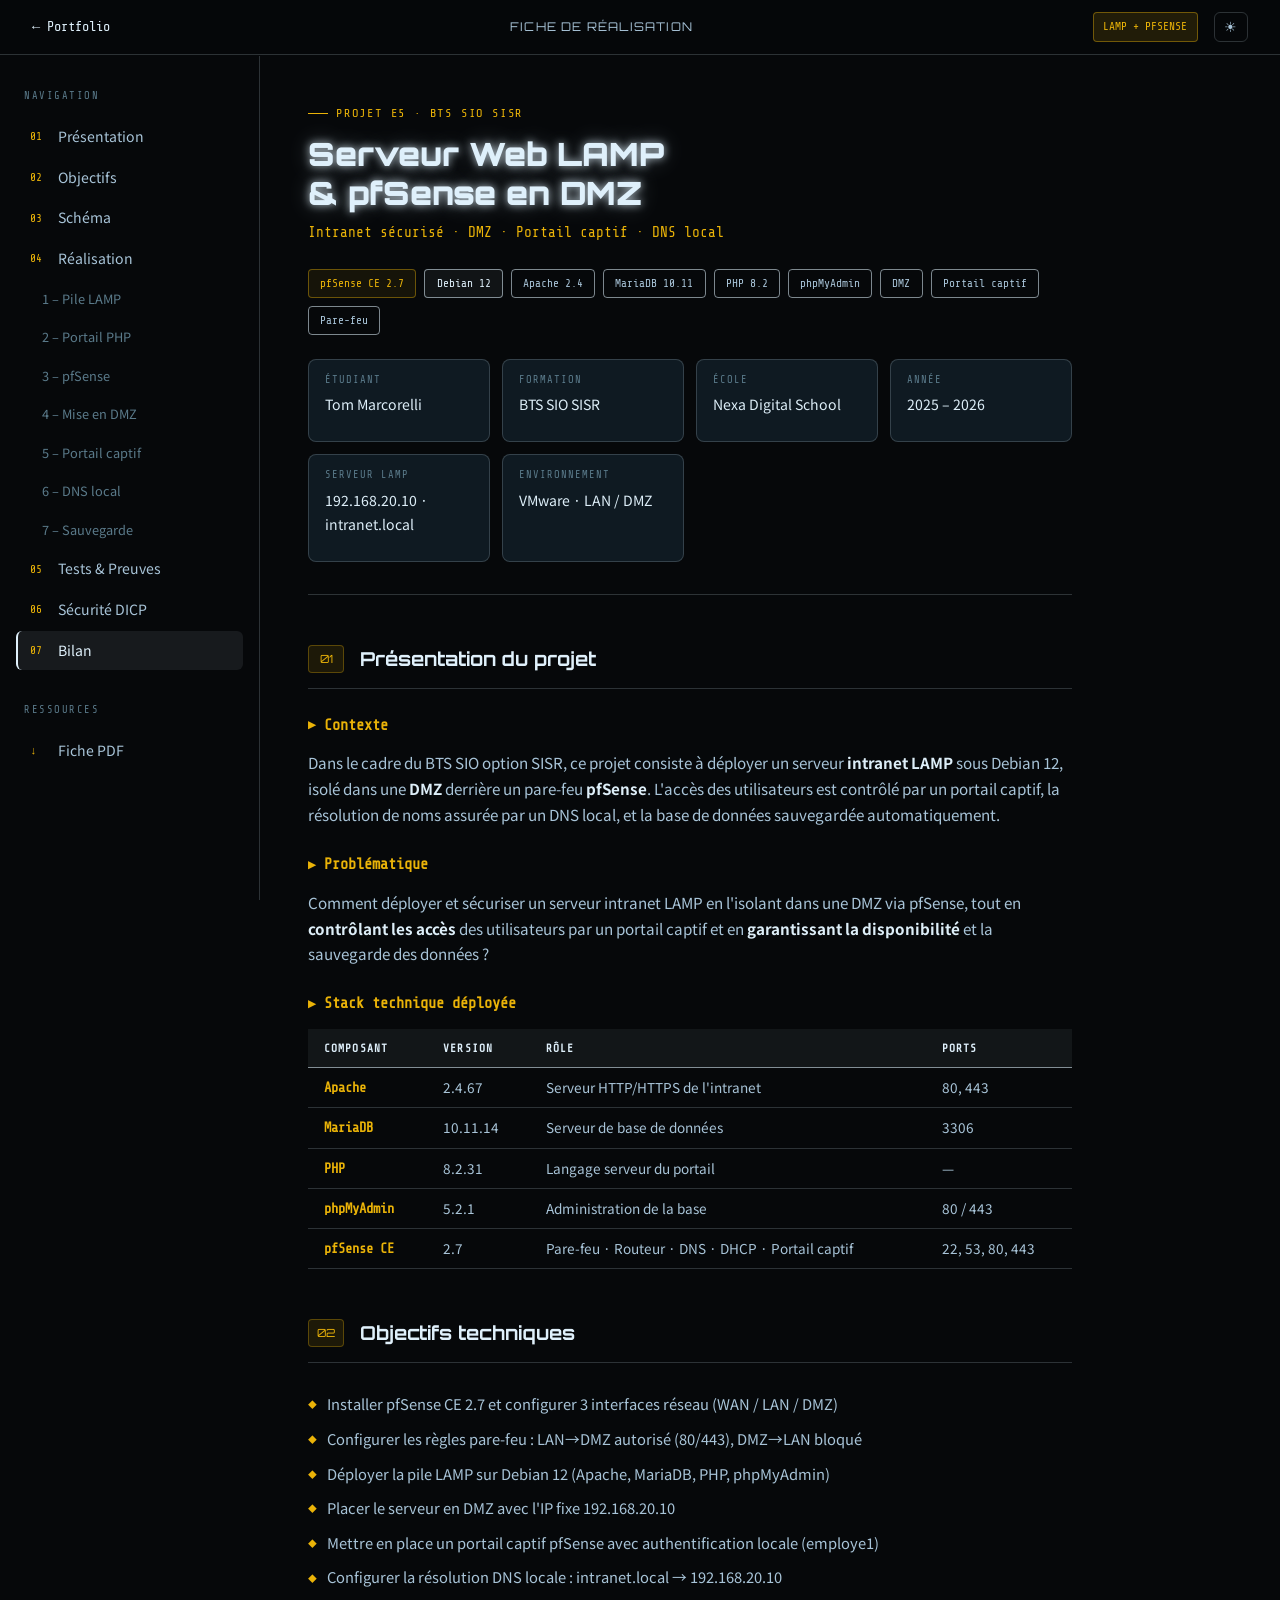
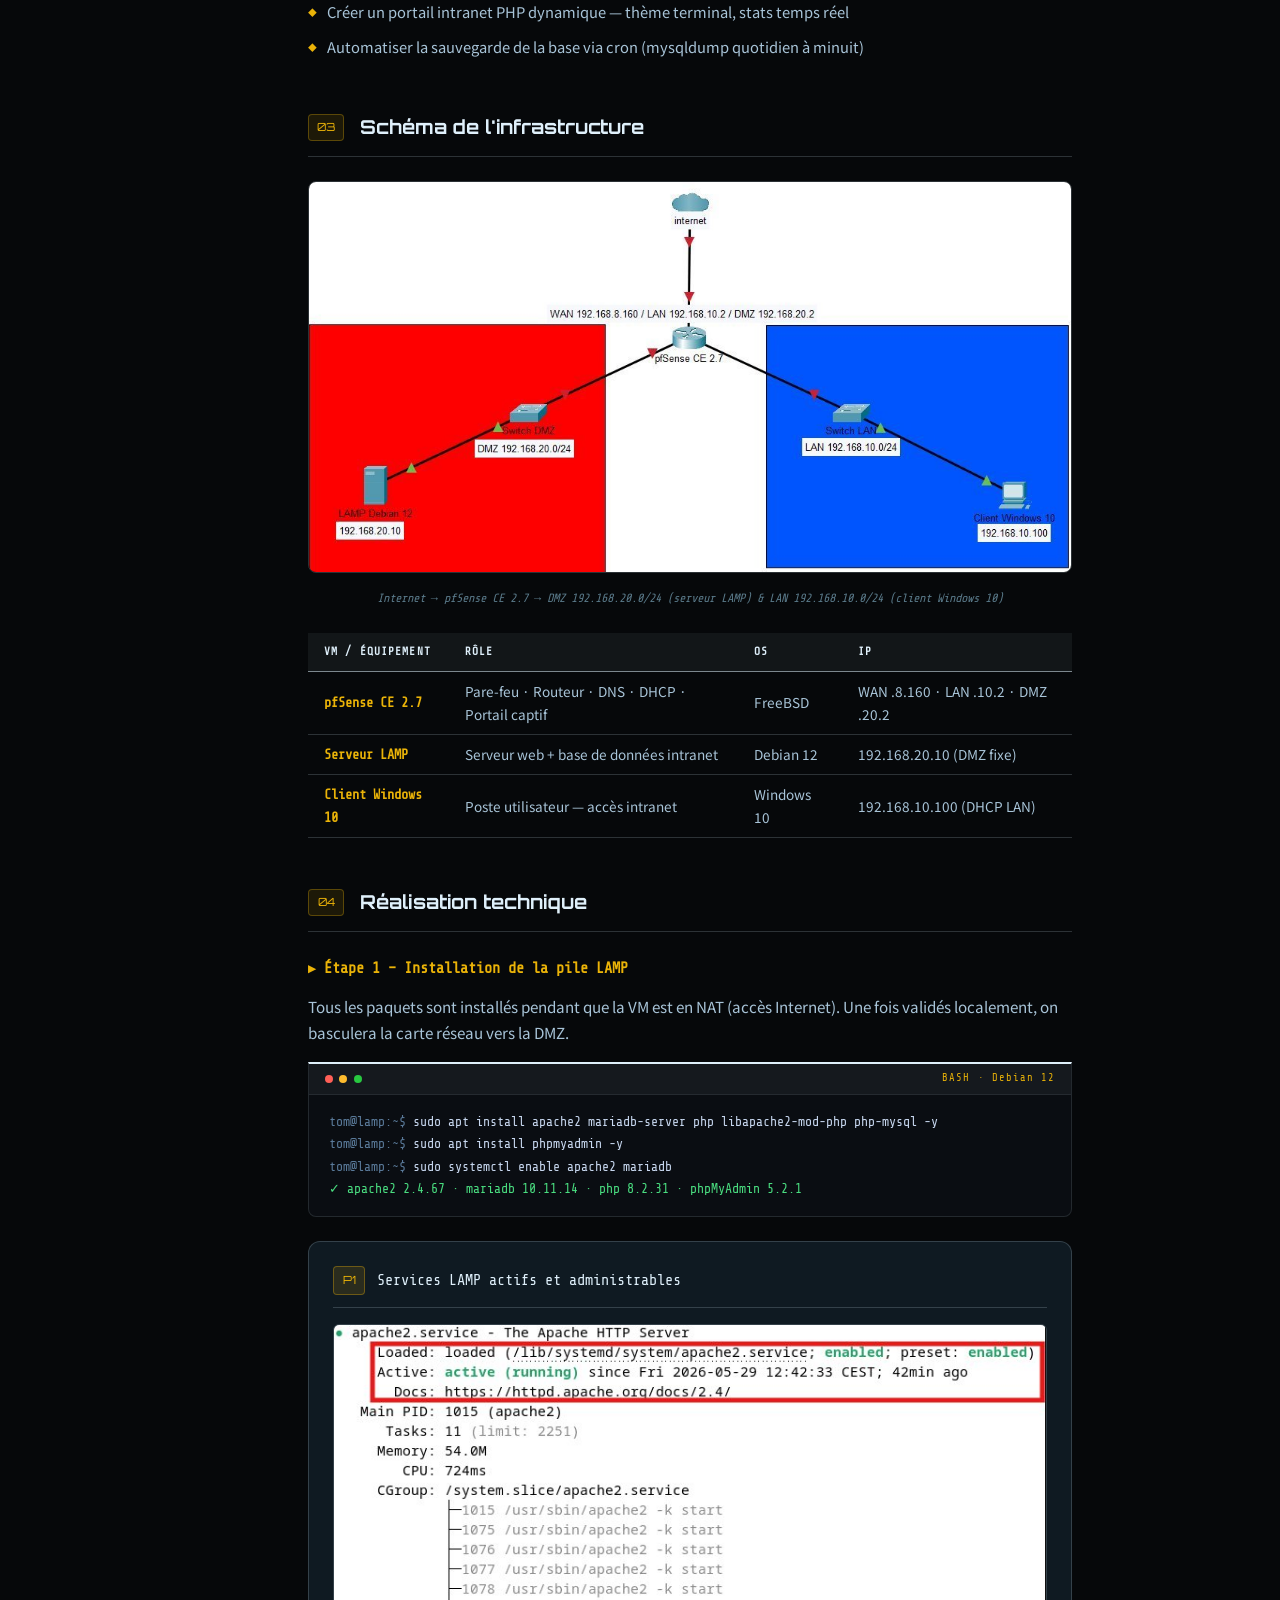
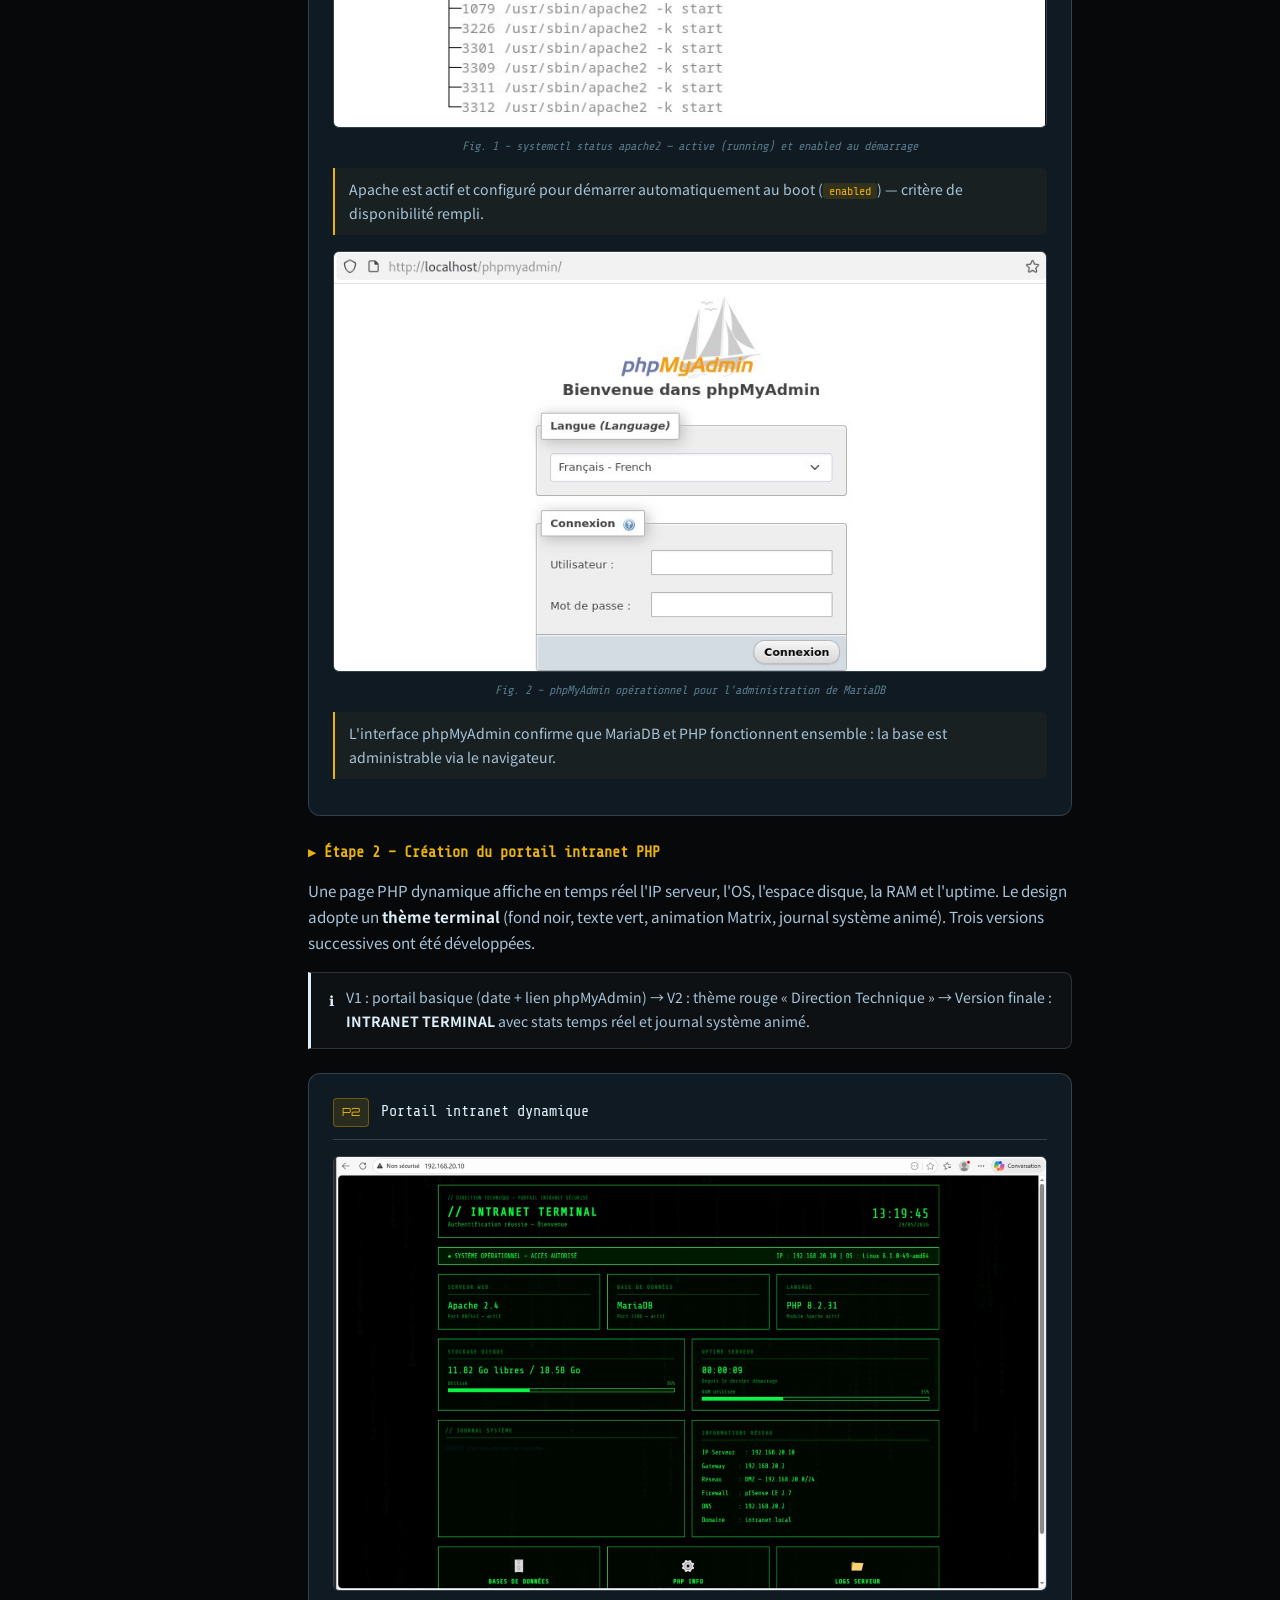
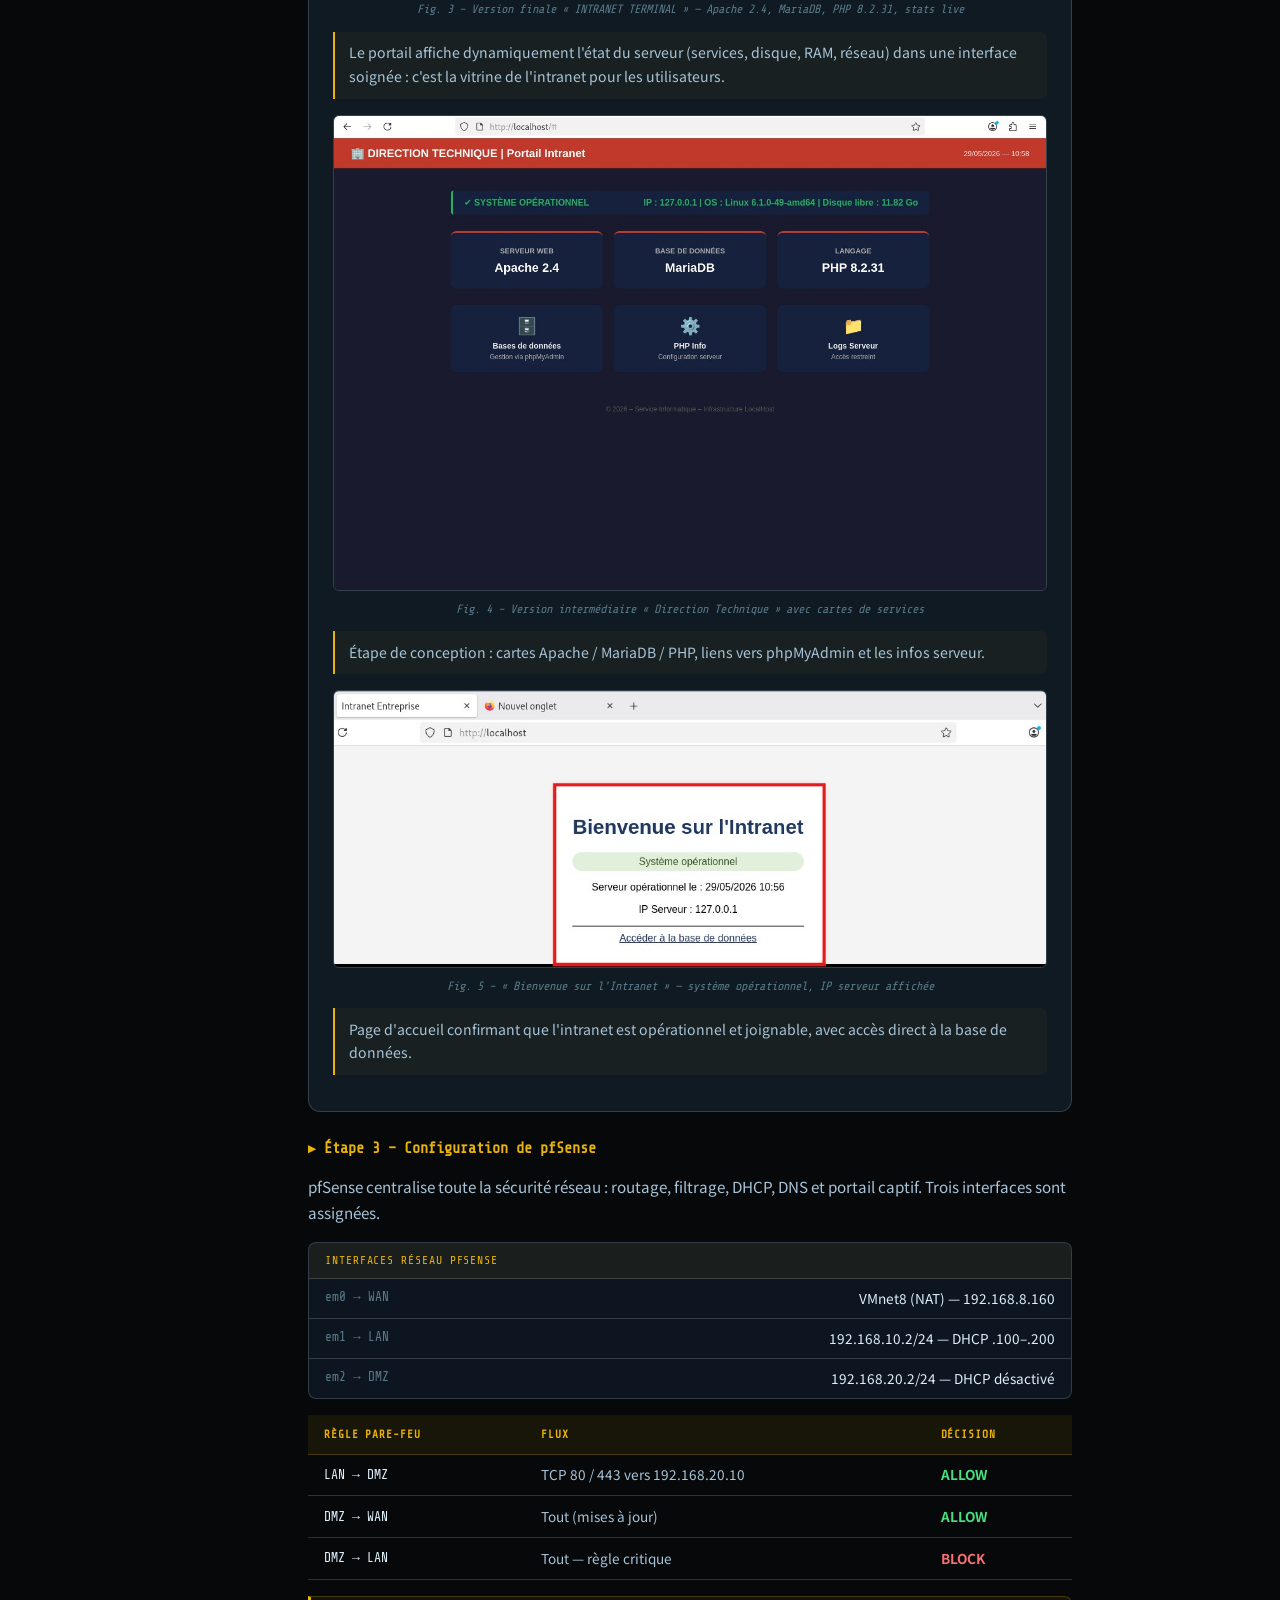
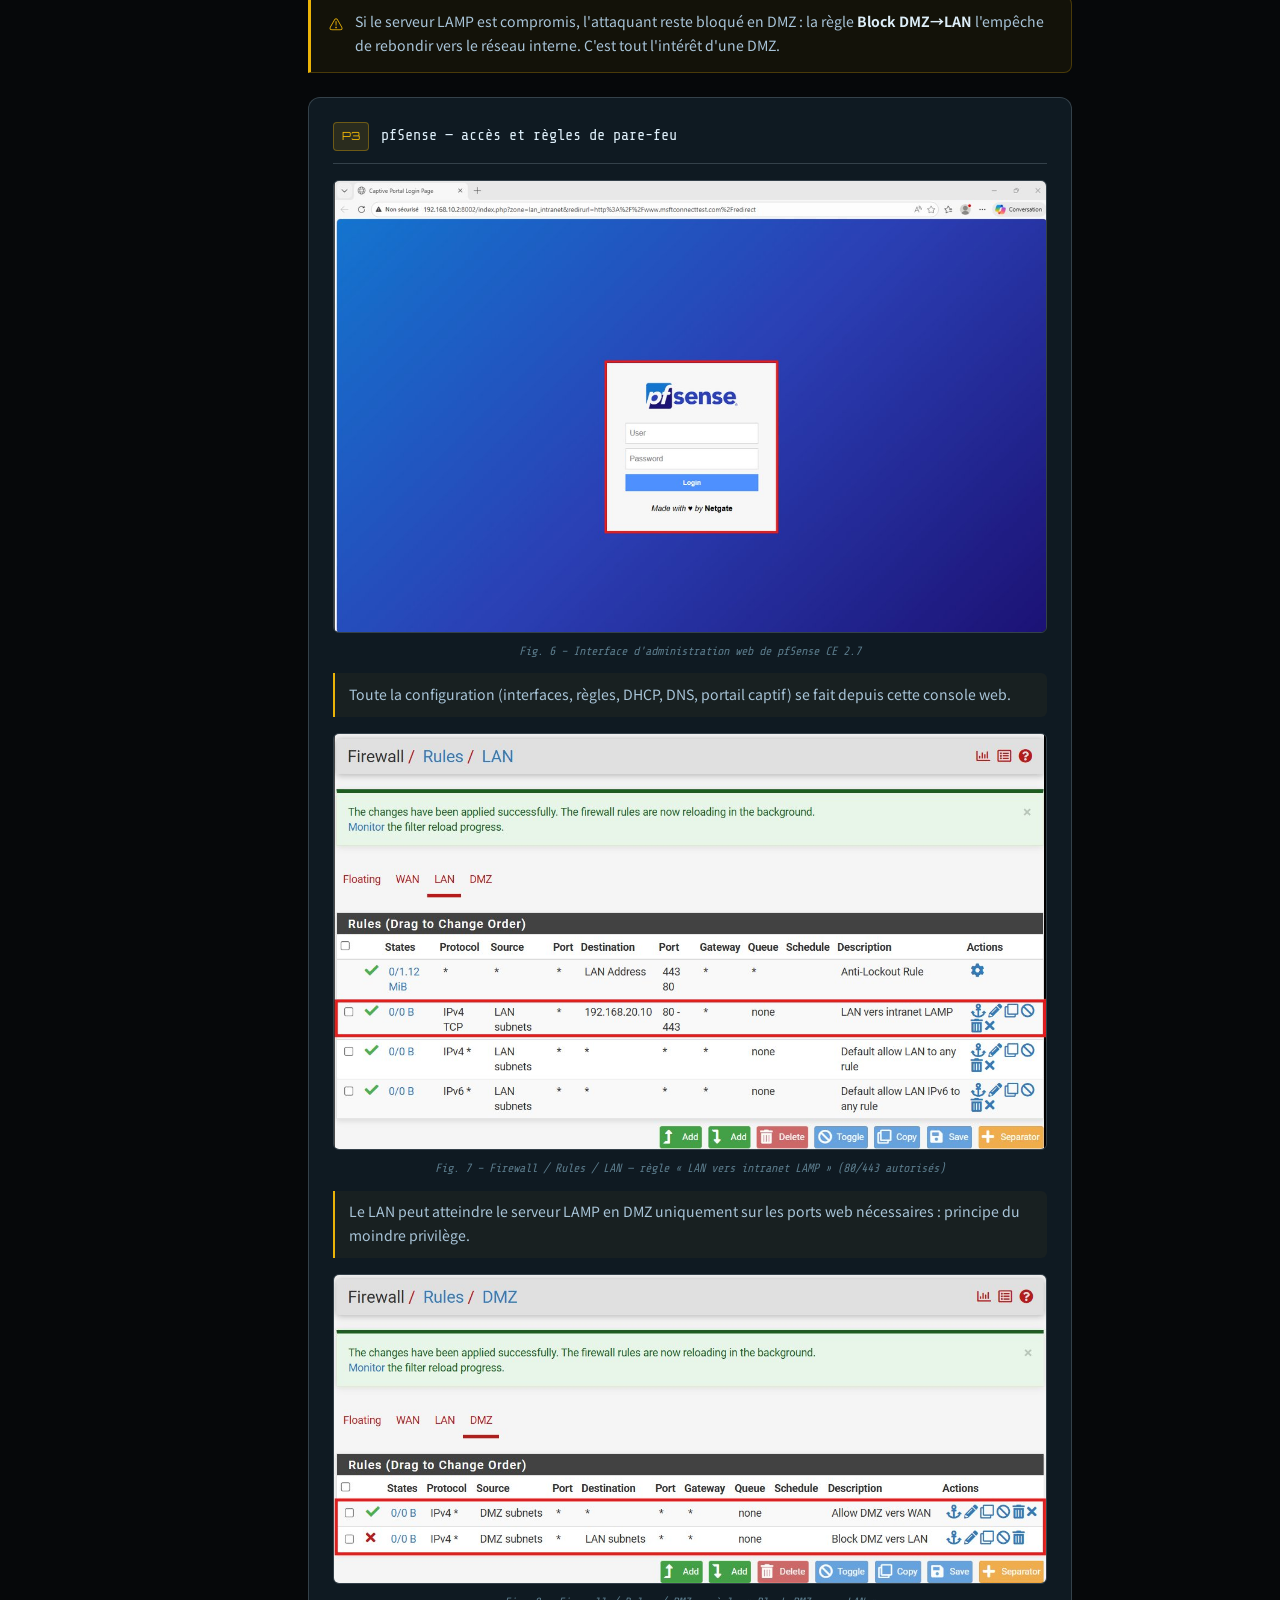
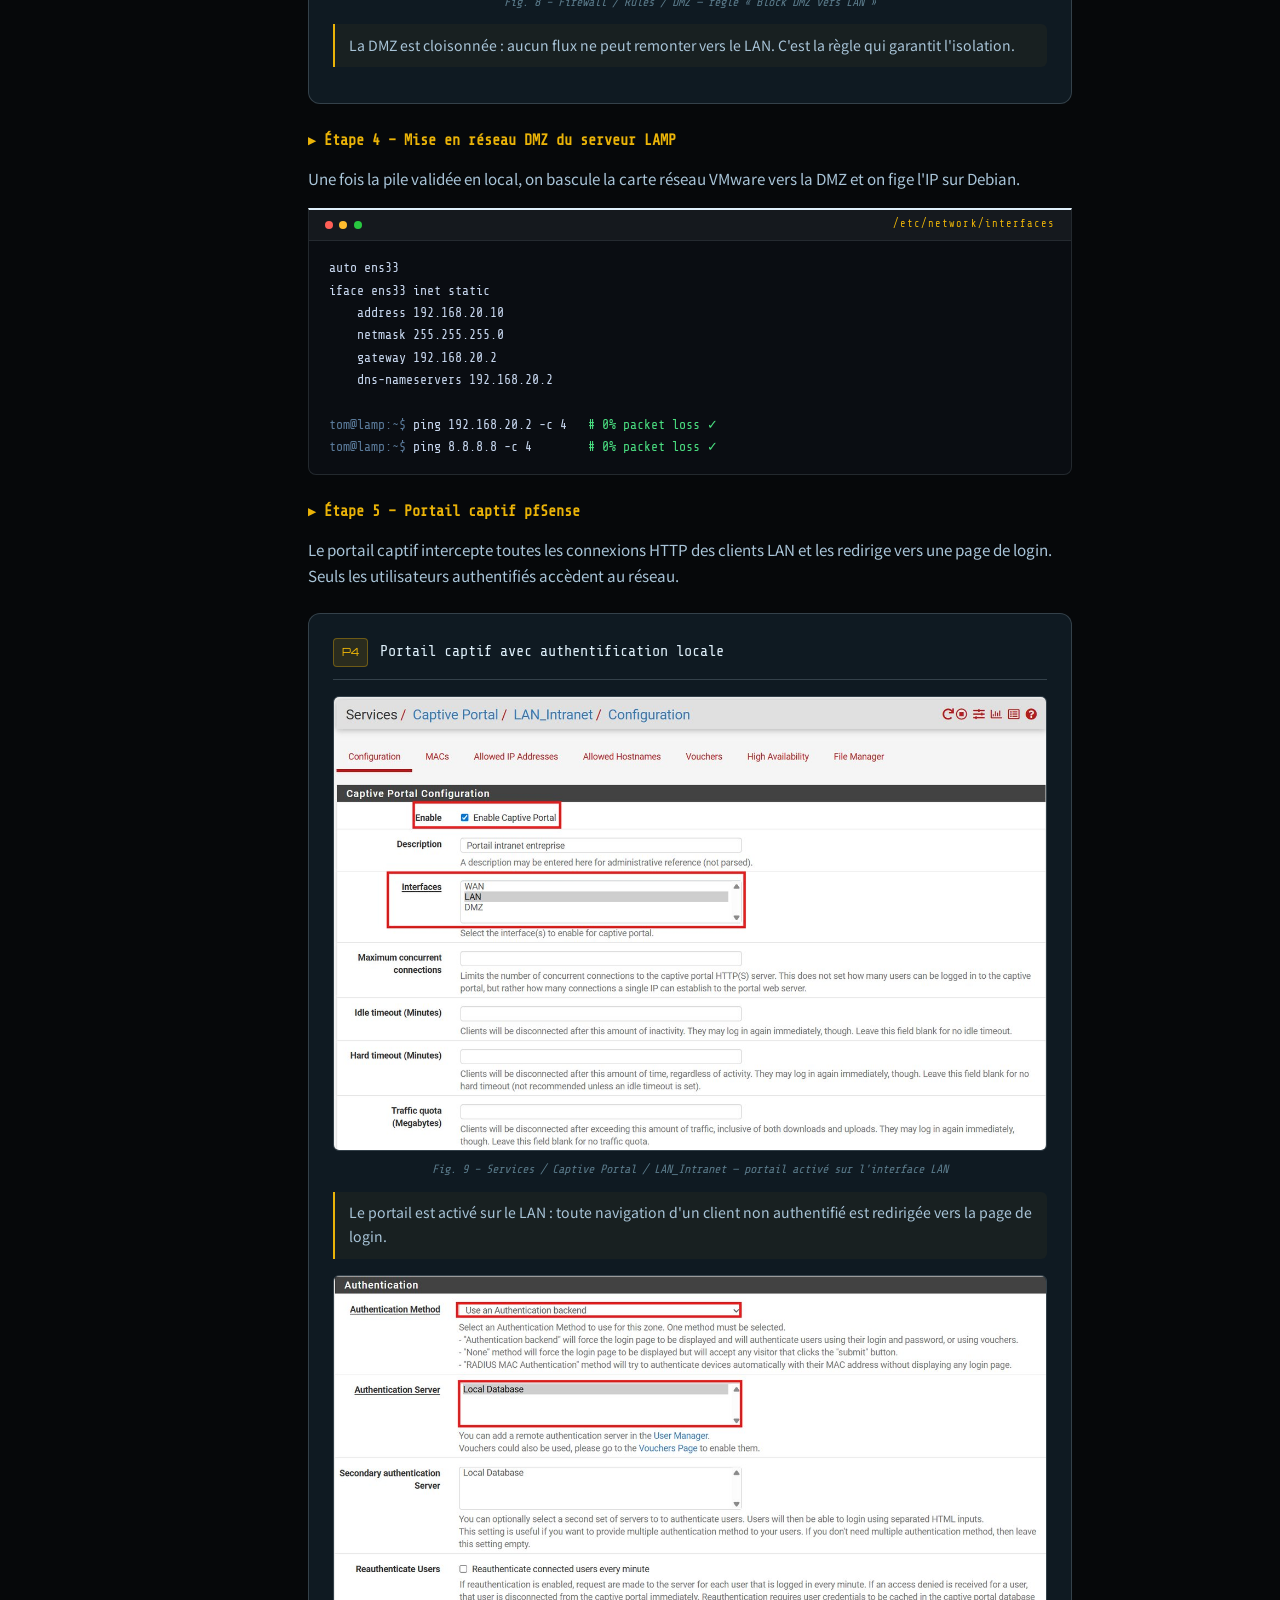
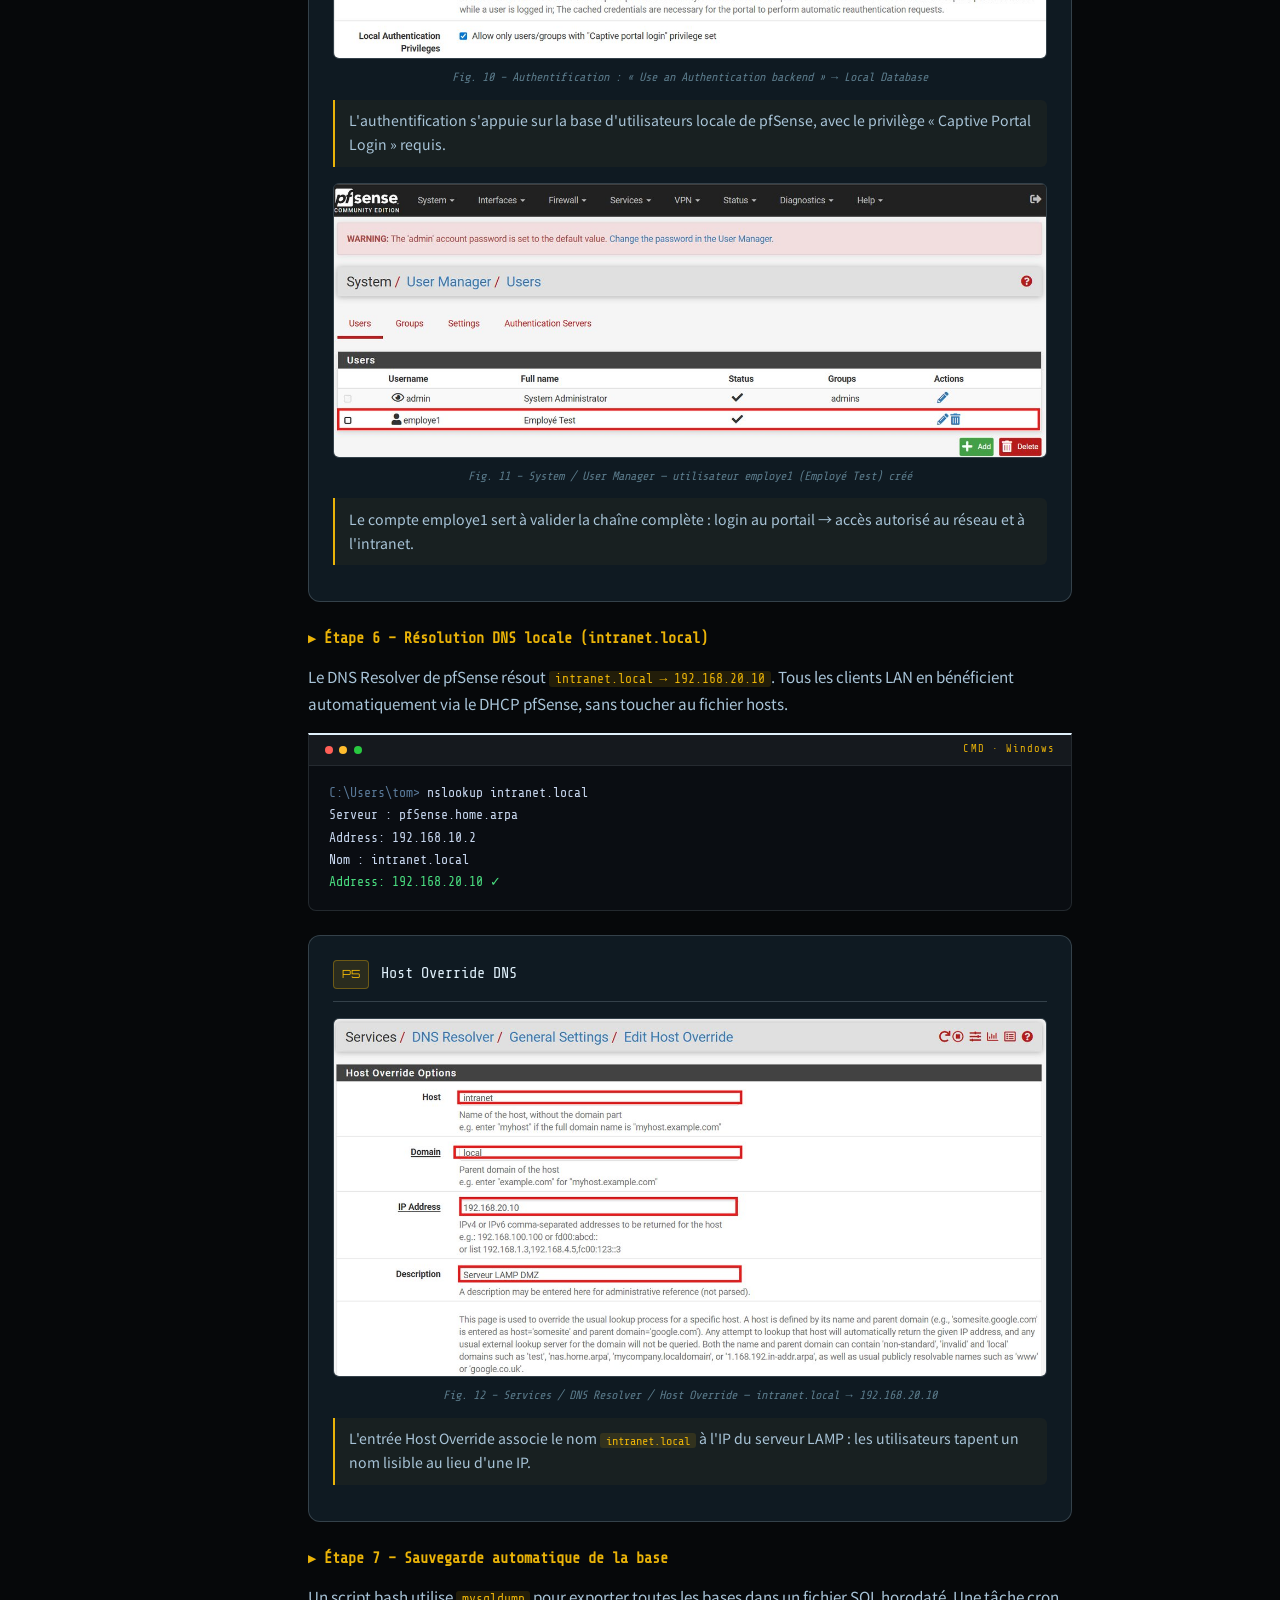
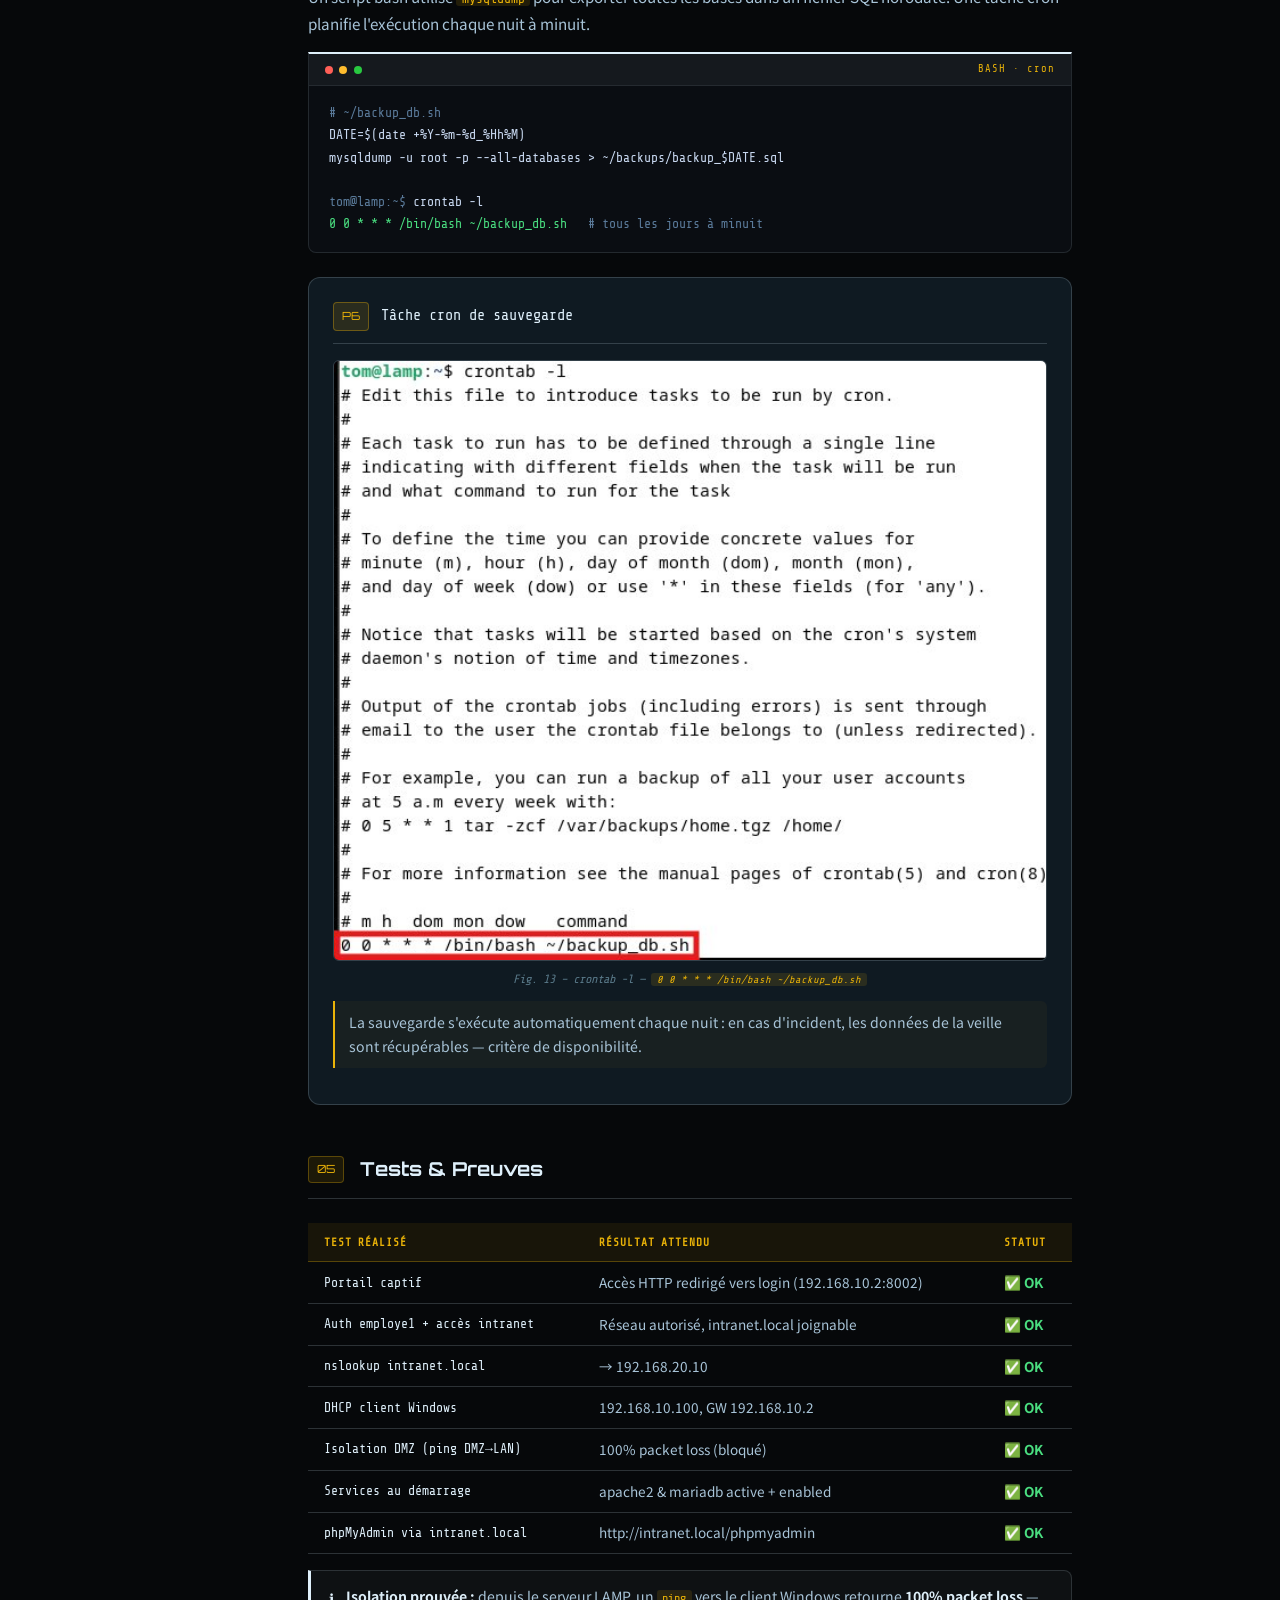
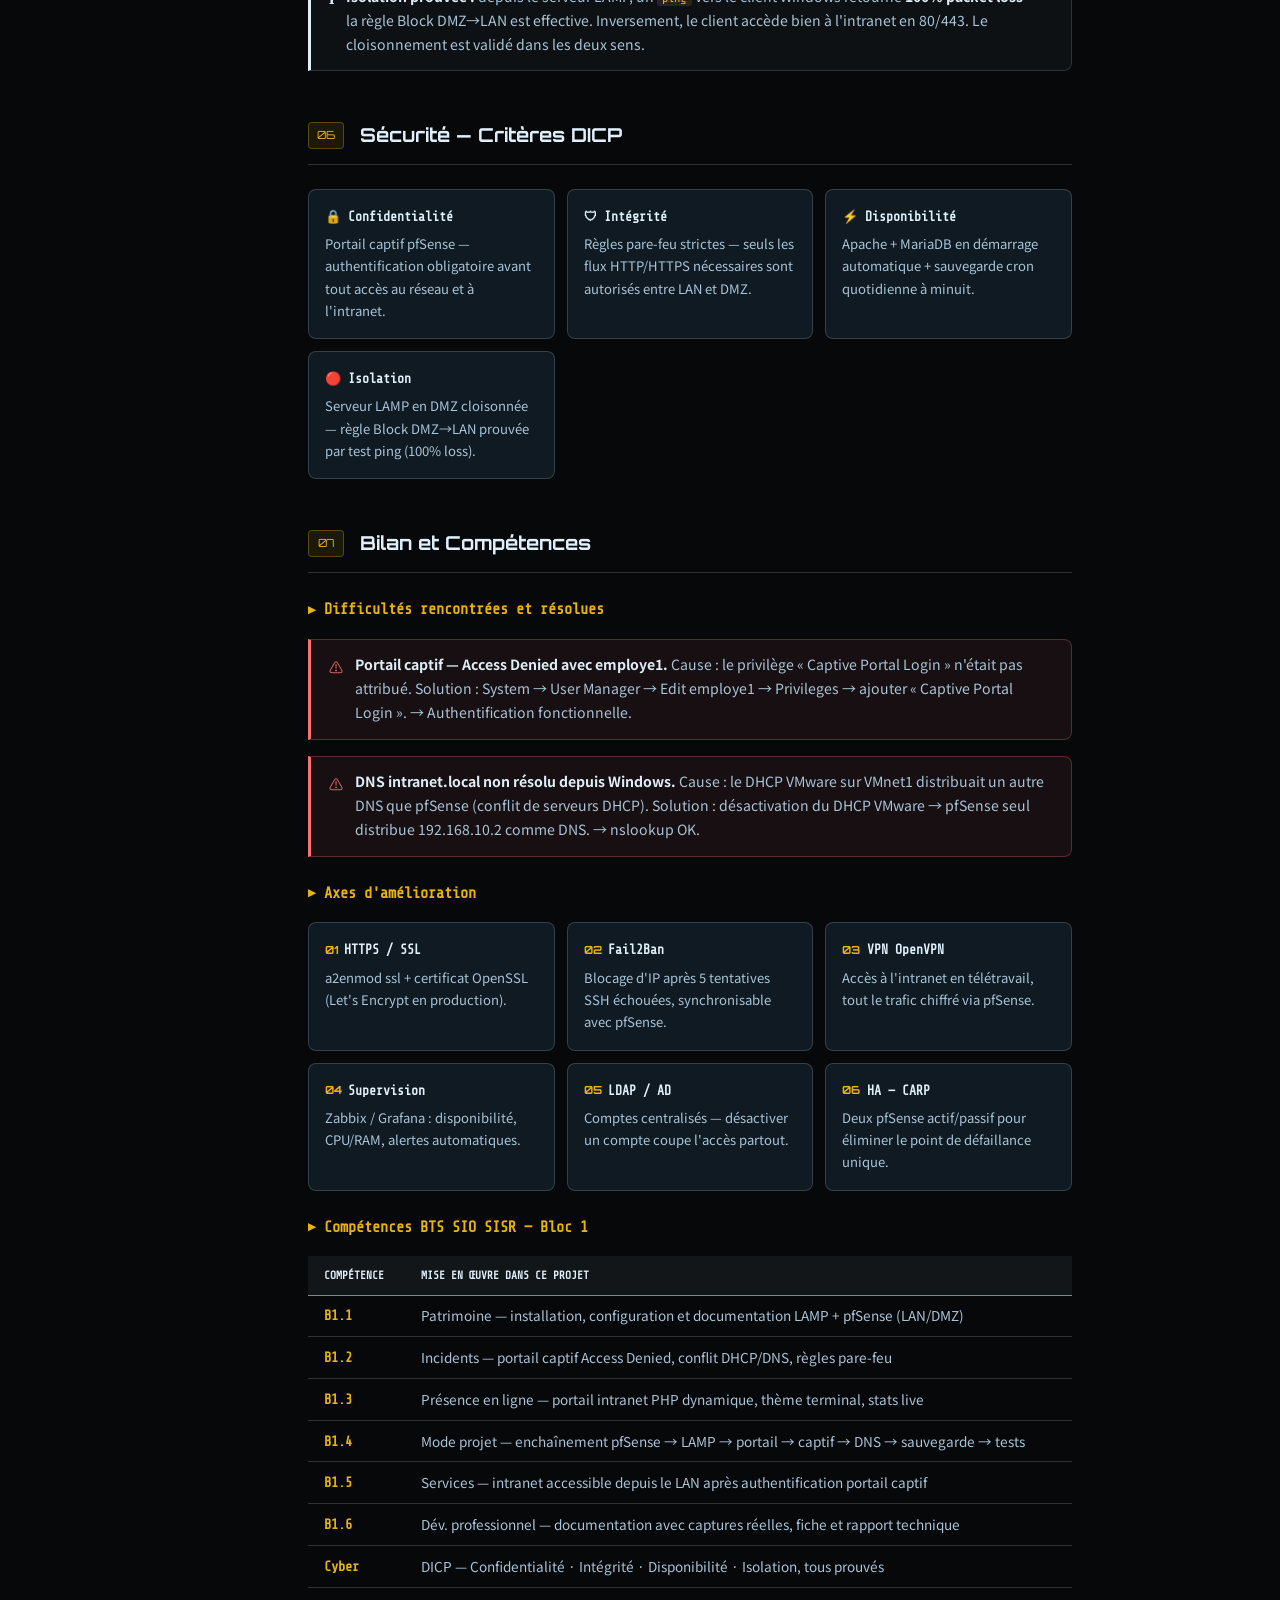
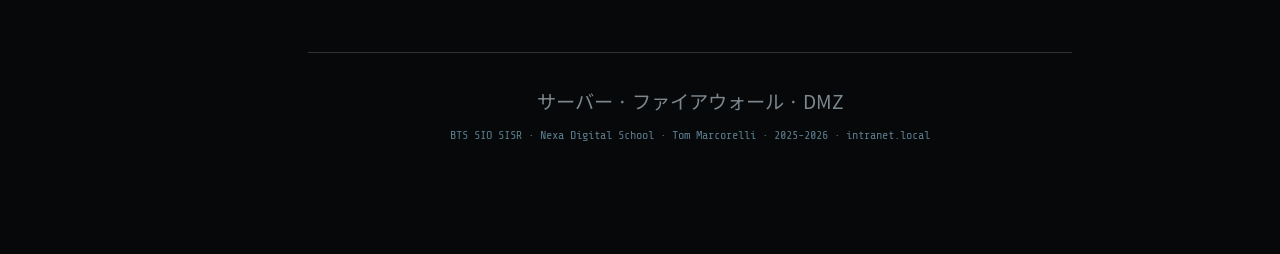
<file: projets/lamp-pfsense.html>
<!DOCTYPE html>
<html lang="fr">
<head>
  <meta charset="UTF-8" />
  <meta name="viewport" content="width=device-width, initial-scale=1.0" />
  <!-- JS actif + anti-FOUC : applique le mode jour AVANT le rendu si activé dans le portfolio -->
  <script>
    document.documentElement.classList.add('js');
    try { if (localStorage.getItem('dayMode') === 'true') document.documentElement.classList.add('mode-jour'); } catch (e) {}
  </script>
  <title>Fiche de Réalisation — LAMP + pfSense | Tom Marcorelli</title>
  <link rel="icon" type="image/svg+xml" href="data:image/svg+xml,<svg xmlns='http://www.w3.org/2000/svg' viewBox='0 0 64 64'><rect width='64' height='64' rx='8' fill='%2306080a'/><text x='50%25' y='54%25' dominant-baseline='middle' text-anchor='middle' font-family='monospace' font-weight='900' font-size='15' fill='%23eab308'>[01]</text></svg>" />
  <link rel="preconnect" href="https://fonts.googleapis.com" />
  <link rel="preconnect" href="https://fonts.gstatic.com" crossorigin />
  <link href="https://fonts.googleapis.com/css2?family=Orbitron:wght@400;700;900&family=Noto+Sans+JP:wght@300;400;700&family=Share+Tech+Mono&display=swap" rel="stylesheet" />
  <style>
    :root {
      --bg:        #06080a;
      --bg-card:   #0f1a22;
      --bg-card2:  #0d1520;
      --cyan:      #dff0fb;
      --gold:      #eab308;
      --text:      #ddeef8;
      --muted:     #a8c4d8;
      --dim:       #5a7a8a;
      --border:    rgba(223,240,251,0.18);
      --border-s:  rgba(223,240,251,0.55);
      --mono:      'Share Tech Mono', monospace;
      --display:   'Orbitron', sans-serif;
      --body:      'Noto Sans JP', sans-serif;
      --glow-c:    0 0 8px rgba(223,240,251,0.8), 0 0 24px rgba(223,240,251,0.3);
      --glow-g:    0 0 8px rgba(234,179,8,0.8), 0 0 24px rgba(234,179,8,0.3);
    }
    /* ── MODE JOUR — palette claire (rouge manga) alignée sur le portfolio ── */
    html.mode-jour {
      --bg:        #f5f0e8;
      --bg-card:   #ffffff;
      --bg-card2:  #faf6ef;
      --cyan:      #1e293b;
      --gold:      #dc1414;
      --text:      #1e293b;
      --muted:     #475569;
      --dim:       #94a3b8;
      --border:    rgba(30,41,59,0.15);
      --border-s:  rgba(30,41,59,0.40);
      --glow-c:    none;
      --glow-g:    none;
    }
    *, *::before, *::after { box-sizing: border-box; margin: 0; padding: 0; }
    html { scroll-behavior: smooth; }
    body {
      background: var(--bg);
      color: var(--text);
      font-family: var(--body);
      font-size: 1rem;
      line-height: 1.7;
      transition: background 0.3s, color 0.3s;
    }

    /* ── TOPBAR ── */
    .topbar {
      position: sticky; top: 0; z-index: 100;
      background: color-mix(in srgb, var(--bg) 92%, transparent);
      backdrop-filter: blur(12px);
      border-bottom: 1px solid var(--border);
      display: flex; align-items: center; justify-content: space-between;
      padding: 0.75rem 2rem;
    }
    .topbar__back {
      display: flex; align-items: center; gap: 0.5rem;
      color: var(--cyan); text-decoration: none;
      font-family: var(--mono); font-size: 0.85rem;
      transition: color 0.2s, text-shadow 0.2s;
    }
    .topbar__back:hover { color: var(--gold); text-shadow: var(--glow-g); }
    .topbar__title {
      font-family: var(--display); font-size: 0.75rem;
      color: var(--muted); letter-spacing: 0.1em;
    }
    .topbar__right { display: flex; align-items: center; gap: 1rem; }
    .topbar__badge {
      background: rgba(234,179,8,0.12);
      border: 1px solid rgba(234,179,8,0.4);
      color: var(--gold); font-family: var(--mono);
      font-size: 0.7rem; padding: 0.25rem 0.6rem; border-radius: 4px;
    }
    html.mode-jour .topbar__badge { background: rgba(220,20,20,0.08); border-color: rgba(220,20,20,0.4); }
    .mode-toggle {
      background: none; border: 1px solid var(--border);
      color: var(--muted); border-radius: 6px;
      width: 34px; height: 30px; cursor: none;
      font-size: 0.9rem; line-height: 1;
      display: flex; align-items: center; justify-content: center;
      transition: border-color 0.2s, color 0.2s;
    }
    .mode-toggle:hover { border-color: var(--gold); color: var(--gold); }

    /* ── LAYOUT ── */
    .wrapper {
      display: grid;
      grid-template-columns: 260px 1fr;
      max-width: 1300px; margin: 0 auto;
      min-height: calc(100vh - 56px);
    }

    /* ── SIDEBAR NAV ── */
    .sidebar {
      position: sticky; top: 56px;
      height: calc(100vh - 56px);
      overflow-y: auto;
      border-right: 1px solid var(--border);
      padding: 2rem 1rem;
    }
    .sidebar::-webkit-scrollbar { width: 4px; }
    .sidebar::-webkit-scrollbar-track { background: transparent; }
    .sidebar::-webkit-scrollbar-thumb { background: var(--border); border-radius: 2px; }

    .nav-section { margin-bottom: 2rem; }
    .nav-section__title {
      font-family: var(--mono); font-size: 0.65rem;
      color: var(--dim); letter-spacing: 0.15em;
      text-transform: uppercase; margin-bottom: 0.75rem;
      padding-left: 0.5rem;
    }
    .nav-link {
      display: flex; align-items: center; gap: 0.5rem;
      padding: 0.45rem 0.75rem; border-radius: 6px;
      color: var(--muted); text-decoration: none;
      font-size: 0.88rem; font-family: var(--body);
      transition: all 0.2s; border-left: 2px solid transparent;
      margin-bottom: 0.15rem;
    }
    .nav-link:hover, .nav-link.active {
      color: var(--cyan); background: color-mix(in srgb, var(--cyan) 8%, transparent);
      border-left-color: var(--cyan);
    }
    .nav-link--sub { font-size: 0.8rem; padding-left: 1.5rem; color: var(--dim); }
    .nav-link--sub:hover { color: var(--muted); }
    .nav-link__num { font-family: var(--mono); font-size: 0.7rem; color: var(--gold); min-width: 20px; }

    /* ── CONTENT ── */
    .content { padding: 3rem 3rem 6rem; max-width: 860px; }

    /* ── HERO ── */
    .hero { margin-bottom: 3rem; padding-bottom: 2rem; border-bottom: 1px solid var(--border); }
    .hero__label {
      font-family: var(--mono); font-size: 0.75rem;
      color: var(--gold); letter-spacing: 0.15em;
      margin-bottom: 0.75rem; display: flex; align-items: center; gap: 0.5rem;
    }
    .hero__label::before { content: ''; display: inline-block; width: 20px; height: 1px; background: var(--gold); }
    .hero__title {
      font-family: var(--display); font-size: 2rem;
      color: var(--cyan); font-weight: 900;
      text-shadow: var(--glow-c); line-height: 1.2; margin-bottom: 0.5rem;
    }
    .hero__subtitle { font-family: var(--mono); font-size: 0.9rem; color: var(--gold); margin-bottom: 1.5rem; }
    .hero__tags { display: flex; flex-wrap: wrap; gap: 0.5rem; margin-bottom: 1.5rem; }
    .tag {
      padding: 0.25rem 0.7rem; border-radius: 4px;
      font-family: var(--mono); font-size: 0.7rem;
      border: 1px solid var(--border-s); color: var(--muted);
    }
    .tag--gold { border-color: rgba(234,179,8,0.4); color: var(--gold); background: rgba(234,179,8,0.07); }
    html.mode-jour .tag--gold { border-color: rgba(220,20,20,0.4); background: rgba(220,20,20,0.06); }
    .tag--cyan { border-color: var(--border-s); color: var(--cyan); background: color-mix(in srgb, var(--cyan) 5%, transparent); }

    .hero__meta { display: grid; grid-template-columns: repeat(auto-fill, minmax(180px, 1fr)); gap: 0.75rem; }
    .meta-item { background: var(--bg-card); border: 1px solid var(--border); border-radius: 8px; padding: 0.75rem 1rem; }
    .meta-item__label {
      font-family: var(--mono); font-size: 0.65rem;
      color: var(--dim); letter-spacing: 0.1em;
      text-transform: uppercase; margin-bottom: 0.25rem;
    }
    .meta-item__value { color: var(--text); font-size: 0.88rem; }

    /* ── SECTIONS ── */
    .section { margin-bottom: 3rem; }
    .section__header {
      display: flex; align-items: center; gap: 1rem;
      margin-bottom: 1.5rem; padding-bottom: 0.75rem;
      border-bottom: 1px solid var(--border);
    }
    .section__num {
      font-family: var(--display); font-size: 0.7rem;
      color: var(--gold); background: rgba(234,179,8,0.1);
      border: 1px solid rgba(234,179,8,0.3);
      padding: 0.2rem 0.5rem; border-radius: 4px;
      min-width: 36px; text-align: center;
    }
    html.mode-jour .section__num { background: rgba(220,20,20,0.08); border-color: rgba(220,20,20,0.3); }
    .section__title { font-family: var(--display); font-size: 1.2rem; color: var(--cyan); font-weight: 700; }
    h3 {
      font-family: var(--mono); font-size: 0.95rem;
      color: var(--gold); margin: 1.5rem 0 0.75rem;
      display: flex; align-items: center; gap: 0.5rem;
    }
    h3::before { content: '▶'; font-size: 0.6rem; color: var(--gold); }
    p { color: var(--muted); margin-bottom: 0.75rem; font-size: 0.95rem; }
    code {
      font-family: var(--mono); font-size: 0.85em;
      background: color-mix(in srgb, var(--gold) 12%, transparent);
      color: var(--gold); padding: 0.05rem 0.35rem; border-radius: 3px;
    }
    strong { color: var(--text); }
    em { color: var(--muted); font-style: italic; }

    /* ── STACK / SPEC TABLE ── */
    .stack-table { width: 100%; border-collapse: collapse; font-size: 0.85rem; margin-bottom: 1rem; }
    .stack-table th {
      background: color-mix(in srgb, var(--cyan) 6%, transparent);
      color: var(--cyan); font-family: var(--mono);
      font-size: 0.7rem; letter-spacing: 0.1em;
      padding: 0.6rem 1rem; text-align: left;
      border-bottom: 1px solid var(--border-s); text-transform: uppercase;
    }
    .stack-table td { padding: 0.5rem 1rem; border-bottom: 1px solid var(--border); color: var(--muted); vertical-align: middle; }
    .stack-table tr:hover td { background: color-mix(in srgb, var(--cyan) 3%, transparent); }
    .stack-table td:first-child { color: var(--gold); font-family: var(--mono); font-weight: 700; }

    /* ── INFO BOX ── */
    .info-box {
      background: color-mix(in srgb, var(--cyan) 4%, transparent);
      border: 1px solid color-mix(in srgb, var(--cyan) 15%, transparent);
      border-left: 3px solid var(--cyan);
      border-radius: 0 8px 8px 0;
      padding: 0.85rem 1.1rem; margin: 1rem 0;
      font-size: 0.88rem; color: var(--muted);
      display: flex; gap: 0.75rem; align-items: flex-start;
    }
    .info-box__icon { color: var(--cyan); flex-shrink: 0; margin-top: 0.15rem; }
    .info-box--gold { background: rgba(234,179,8,0.06); border-color: rgba(234,179,8,0.25); border-left-color: var(--gold); }
    .info-box--gold .info-box__icon { color: var(--gold); }
    .info-box--red { background: rgba(248,113,113,0.07); border-color: rgba(248,113,113,0.3); border-left-color: #f87171; }
    .info-box--red .info-box__icon { color: #f87171; }

    /* ── SPEC ROWS ── */
    .spec { background: var(--bg-card2); border: 1px solid var(--border); border-radius: 8px; overflow: hidden; margin: 1rem 0; }
    .spec__title {
      font-family: var(--mono); font-size: 0.72rem; letter-spacing: 0.08em;
      color: var(--gold); background: rgba(234,179,8,0.06);
      padding: 0.5rem 1rem; border-bottom: 1px solid var(--border); text-transform: uppercase;
    }
    html.mode-jour .spec__title { background: rgba(220,20,20,0.05); }
    .spec__row { display: flex; justify-content: space-between; gap: 1rem; padding: 0.5rem 1rem; border-bottom: 1px solid var(--border); font-size: 0.85rem; }
    .spec__row:last-child { border-bottom: none; }
    .spec__key { color: var(--dim); font-family: var(--mono); font-size: 0.8rem; }
    .spec__val { color: var(--text); text-align: right; }
    .spec__val--imp { color: var(--gold); }

    /* ── CODE BLOCK ── */
    .code-block {
      background: #0a0d12; border: 1px solid rgba(223,240,251,0.12);
      border-top: 2px solid var(--cyan); border-radius: 0 0 8px 8px;
      overflow-x: auto; margin: 1rem 0;
    }
    html.mode-jour .code-block { border-top-color: #dc1414; }
    .code-block__header {
      display: flex; align-items: center; justify-content: space-between;
      padding: 0.4rem 1rem; background: rgba(223,240,251,0.05);
      border-bottom: 1px solid rgba(223,240,251,0.08);
    }
    .code-block__lang { font-family: var(--mono); font-size: 0.65rem; color: var(--gold); letter-spacing: 0.1em; }
    .code-block__dots { display: flex; gap: 0.4rem; }
    .dot { width: 8px; height: 8px; border-radius: 50%; }
    .dot--r { background: #ff5f57; } .dot--y { background: #febc2e; } .dot--g { background: #28c840; }
    pre { padding: 1rem 1.25rem; font-family: var(--mono); font-size: 0.82rem; line-height: 1.7; color: #c8d8f0; white-space: pre-wrap; word-break: break-word; }
    .cm { color: #5a7a9a; } .t-hl { color: #eab308; font-weight: 700; }
    .c-ok { color: #4ade80; } .c-cmd { color: #c8d8f0; } .c-red { color: #f87171; }

    /* ── PROOF BLOCKS ── */
    .proof { background: var(--bg-card); border: 1px solid var(--border); border-radius: 12px; padding: 1.5rem; margin: 1.5rem 0; }
    .proof__header { display: flex; align-items: center; gap: 0.75rem; margin-bottom: 1rem; padding-bottom: 0.75rem; border-bottom: 1px solid var(--border); }
    .proof__num {
      background: rgba(234,179,8,0.12); border: 1px solid rgba(234,179,8,0.35);
      color: var(--gold); font-family: var(--display); font-size: 0.7rem;
      padding: 0.25rem 0.5rem; border-radius: 4px; min-width: 32px; text-align: center;
    }
    html.mode-jour .proof__num { background: rgba(220,20,20,0.08); border-color: rgba(220,20,20,0.35); }
    .proof__title { font-family: var(--mono); font-size: 0.95rem; color: var(--cyan); }
    .proof img { width: 100%; border-radius: 6px; border: 1px solid var(--border); margin: 1rem 0 0.5rem; display: block; }
    .proof__caption { font-family: var(--mono); font-size: 0.75rem; color: var(--dim); text-align: center; margin-bottom: 0.75rem; font-style: italic; }
    .proof__explain {
      font-size: 0.88rem; color: var(--muted); padding: 0.6rem 0.9rem;
      border-left: 2px solid var(--gold); background: rgba(234,179,8,0.04);
      border-radius: 0 6px 6px 0; margin-top: 0.25rem;
    }
    html.mode-jour .proof__explain { background: rgba(220,20,20,0.04); }

    /* ── TEST TABLE ── */
    .test-table { width: 100%; border-collapse: collapse; font-size: 0.85rem; margin: 1rem 0; }
    .test-table th {
      background: rgba(234,179,8,0.08); color: var(--gold); font-family: var(--mono);
      font-size: 0.7rem; letter-spacing: 0.08em; padding: 0.6rem 1rem; text-align: left;
      border-bottom: 1px solid rgba(234,179,8,0.3); text-transform: uppercase;
    }
    html.mode-jour .test-table th { background: rgba(220,20,20,0.07); border-bottom-color: rgba(220,20,20,0.3); }
    .test-table td { padding: 0.55rem 1rem; border-bottom: 1px solid var(--border); color: var(--muted); vertical-align: middle; }
    .test-table tr:hover td { background: rgba(234,179,8,0.03); }
    .test-table td:first-child { font-family: var(--mono); font-size: 0.82rem; color: var(--cyan); }
    .ok { color: #16a34a; font-weight: 700; } html:not(.mode-jour) .ok { color: #4ade80; }
    .ko { color: #dc2626; font-weight: 700; } html:not(.mode-jour) .ko { color: #f87171; }

    /* ── BILAN TABLE ── */
    .bilan-table { width: 100%; border-collapse: collapse; font-size: 0.85rem; margin: 1rem 0; }
    .bilan-table th {
      background: color-mix(in srgb, var(--cyan) 6%, transparent);
      color: var(--cyan); font-family: var(--mono); font-size: 0.7rem;
      padding: 0.6rem 1rem; border-bottom: 1px solid var(--border-s); text-align: left; text-transform: uppercase;
    }
    .bilan-table td { padding: 0.55rem 1rem; border-bottom: 1px solid var(--border); color: var(--muted); vertical-align: top; }
    .bilan-table td:first-child { color: var(--gold); font-family: var(--mono); font-weight: 700; min-width: 60px; }

    /* ── CARD GRID (DICP / améliorations) ── */
    .card-grid { display: grid; grid-template-columns: repeat(auto-fill, minmax(220px, 1fr)); gap: 0.75rem; margin: 1rem 0; }
    .mini-card { background: var(--bg-card); border: 1px solid var(--border); border-radius: 8px; padding: 1rem; }
    .mini-card__icon { font-size: 1.3rem; margin-bottom: 0.4rem; }
    .mini-card h4 { font-family: var(--mono); font-size: 0.82rem; color: var(--cyan); margin-bottom: 0.3rem; display: flex; gap: 0.4rem; align-items: center; }
    .mini-card p { font-size: 0.82rem; margin: 0; }
    .mini-card__num { font-family: var(--display); font-size: 0.7rem; color: var(--gold); }

    /* ── BULLET LIST ── */
    .bullet-list { list-style: none; padding: 0; margin: 0.5rem 0 1rem; }
    .bullet-list li { display: flex; gap: 0.6rem; align-items: flex-start; color: var(--muted); font-size: 0.92rem; padding: 0.3rem 0; }
    .bullet-list li::before { content: '◆'; color: var(--gold); font-size: 0.55rem; margin-top: 0.45rem; flex-shrink: 0; }

    /* ── FOOTER ── */
    .fiche-footer { margin-top: 4rem; padding-top: 2rem; border-top: 1px solid var(--border); text-align: center; }
    .fiche-footer__text { font-family: var(--mono); font-size: 0.75rem; color: var(--dim); }
    .fiche-footer__kanji { font-family: 'Noto Sans JP', sans-serif; font-size: 1.2rem; color: var(--border-s); margin-bottom: 0.5rem; }

    /* ── RESPONSIVE ── */
    @media (max-width: 900px) {
      .wrapper { grid-template-columns: 1fr; }
      .sidebar { display: none; }
      .content { padding: 2rem 1.25rem 4rem; }
      .hero__title { font-size: 1.5rem; }
      .topbar { padding: 0.75rem 1rem; }
    }

    /* ── SCROLL REVEAL (robuste sans JS) ── */
    .js .section { opacity: 0; transform: translateY(20px); transition: opacity 0.4s ease, transform 0.4s ease; }
    .section.visible { opacity: 1; transform: translateY(0); }
    @media (prefers-reduced-motion: reduce) { .js .section { opacity: 1; transform: none; transition: none; } }

    /* ── IMPRESSION / EXPORT PDF ── */
    @media print {
      @page { margin: 1.2cm; }
      .topbar, .sidebar, .mode-toggle { display: none !important; }
      .wrapper { display: block; max-width: none; }
      .content { max-width: none; padding: 0; }
      .js .section, .section { opacity: 1 !important; transform: none !important; margin-bottom: 1.4rem; }
      .proof, .code-block, .info-box, .spec, table, .proof img, .card-grid { page-break-inside: avoid; break-inside: avoid; }
      .section__header, h3 { page-break-after: avoid; }
      .hero { page-break-after: avoid; }
      * { -webkit-print-color-adjust: exact; print-color-adjust: exact; }
    }

    /* ── CURSOR MANGA ── */
    @media (hover: hover) { * { cursor: none !important; } }
    @keyframes mangaInkFade { 0%{opacity:1;transform:translate(-50%,-50%) scale(1)} 100%{opacity:0;transform:translate(-50%,-50%) scale(0.3)} }
    @keyframes mangaSplash { 0%{opacity:1;transform:translate(-50%,-50%) scale(1)} 100%{opacity:0;transform:translate(-50%,-50%) scale(0.2)} }
  </style>
</head>
<body>

  <!-- TOPBAR -->
  <header class="topbar">
    <a href="javascript:void(0)" class="topbar__back" onclick="window.parent.postMessage('close-fiche-modal','*')">
      ← Portfolio
    </a>
    <span class="topbar__title">FICHE DE RÉALISATION</span>
    <div class="topbar__right">
      <span class="topbar__badge">LAMP + PFSENSE</span>
      <button class="mode-toggle" id="mode-toggle" type="button" aria-label="Basculer mode jour/nuit" title="Mode jour / nuit">☀</button>
    </div>
  </header>

  <div class="wrapper">

    <!-- SIDEBAR -->
    <nav class="sidebar" aria-label="Navigation de la fiche">
      <div class="nav-section">
        <p class="nav-section__title">Navigation</p>
        <a href="#presentation" class="nav-link"><span class="nav-link__num">01</span> Présentation</a>
        <a href="#objectifs" class="nav-link"><span class="nav-link__num">02</span> Objectifs</a>
        <a href="#schema" class="nav-link"><span class="nav-link__num">03</span> Schéma</a>
        <a href="#realisation" class="nav-link"><span class="nav-link__num">04</span> Réalisation</a>
        <a href="#etape1" class="nav-link nav-link--sub">1 – Pile LAMP</a>
        <a href="#etape2" class="nav-link nav-link--sub">2 – Portail PHP</a>
        <a href="#etape3" class="nav-link nav-link--sub">3 – pfSense</a>
        <a href="#etape4" class="nav-link nav-link--sub">4 – Mise en DMZ</a>
        <a href="#etape5" class="nav-link nav-link--sub">5 – Portail captif</a>
        <a href="#etape6" class="nav-link nav-link--sub">6 – DNS local</a>
        <a href="#etape7" class="nav-link nav-link--sub">7 – Sauvegarde</a>
        <a href="#tests" class="nav-link"><span class="nav-link__num">05</span> Tests & Preuves</a>
        <a href="#dicp" class="nav-link"><span class="nav-link__num">06</span> Sécurité DICP</a>
        <a href="#bilan" class="nav-link"><span class="nav-link__num">07</span> Bilan</a>
      </div>
      <div class="nav-section">
        <p class="nav-section__title">Ressources</p>
        <a href="Fiche_LAMP_pfSense_.pdf" target="_blank" class="nav-link">
          <span class="nav-link__num">↓</span> Fiche PDF
        </a>
      </div>
    </nav>

    <!-- CONTENT -->
    <main class="content">

      <!-- HERO -->
      <div class="hero">
        <p class="hero__label">PROJET E5 · BTS SIO SISR</p>
        <h1 class="hero__title">Serveur Web LAMP<br>& pfSense en DMZ</h1>
        <p class="hero__subtitle">Intranet sécurisé · DMZ · Portail captif · DNS local</p>
        <div class="hero__tags">
          <span class="tag tag--gold">pfSense CE 2.7</span>
          <span class="tag tag--cyan">Debian 12</span>
          <span class="tag">Apache 2.4</span>
          <span class="tag">MariaDB 10.11</span>
          <span class="tag">PHP 8.2</span>
          <span class="tag">phpMyAdmin</span>
          <span class="tag">DMZ</span>
          <span class="tag">Portail captif</span>
          <span class="tag">Pare-feu</span>
        </div>
        <div class="hero__meta">
          <div class="meta-item"><p class="meta-item__label">Étudiant</p><p class="meta-item__value">Tom Marcorelli</p></div>
          <div class="meta-item"><p class="meta-item__label">Formation</p><p class="meta-item__value">BTS SIO SISR</p></div>
          <div class="meta-item"><p class="meta-item__label">École</p><p class="meta-item__value">Nexa Digital School</p></div>
          <div class="meta-item"><p class="meta-item__label">Année</p><p class="meta-item__value">2025 – 2026</p></div>
          <div class="meta-item"><p class="meta-item__label">Serveur LAMP</p><p class="meta-item__value">192.168.20.10 · intranet.local</p></div>
          <div class="meta-item"><p class="meta-item__label">Environnement</p><p class="meta-item__value">VMware · LAN / DMZ</p></div>
        </div>
      </div>

      <!-- 1. PRÉSENTATION -->
      <section class="section" id="presentation">
        <div class="section__header"><span class="section__num">01</span><h2 class="section__title">Présentation du projet</h2></div>
        <h3>Contexte</h3>
        <p>Dans le cadre du BTS SIO option SISR, ce projet consiste à déployer un serveur <strong>intranet LAMP</strong> sous Debian 12, isolé dans une <strong>DMZ</strong> derrière un pare-feu <strong>pfSense</strong>. L'accès des utilisateurs est contrôlé par un portail captif, la résolution de noms assurée par un DNS local, et la base de données sauvegardée automatiquement.</p>
        <h3>Problématique</h3>
        <p>Comment déployer et sécuriser un serveur intranet LAMP en l'isolant dans une DMZ via pfSense, tout en <strong>contrôlant les accès</strong> des utilisateurs par un portail captif et en <strong>garantissant la disponibilité</strong> et la sauvegarde des données ?</p>
        <h3>Stack technique déployée</h3>
        <table class="stack-table">
          <thead><tr><th>Composant</th><th>Version</th><th>Rôle</th><th>Ports</th></tr></thead>
          <tbody>
            <tr><td>Apache</td><td>2.4.67</td><td>Serveur HTTP/HTTPS de l'intranet</td><td>80, 443</td></tr>
            <tr><td>MariaDB</td><td>10.11.14</td><td>Serveur de base de données</td><td>3306</td></tr>
            <tr><td>PHP</td><td>8.2.31</td><td>Langage serveur du portail</td><td>—</td></tr>
            <tr><td>phpMyAdmin</td><td>5.2.1</td><td>Administration de la base</td><td>80 / 443</td></tr>
            <tr><td>pfSense CE</td><td>2.7</td><td>Pare-feu · Routeur · DNS · DHCP · Portail captif</td><td>22, 53, 80, 443</td></tr>
          </tbody>
        </table>
      </section>

      <!-- 2. OBJECTIFS -->
      <section class="section" id="objectifs">
        <div class="section__header"><span class="section__num">02</span><h2 class="section__title">Objectifs techniques</h2></div>
        <ul class="bullet-list">
          <li>Installer pfSense CE 2.7 et configurer 3 interfaces réseau (WAN / LAN / DMZ)</li>
          <li>Configurer les règles pare-feu : LAN→DMZ autorisé (80/443), DMZ→LAN bloqué</li>
          <li>Déployer la pile LAMP sur Debian 12 (Apache, MariaDB, PHP, phpMyAdmin)</li>
          <li>Placer le serveur en DMZ avec l'IP fixe 192.168.20.10</li>
          <li>Mettre en place un portail captif pfSense avec authentification locale (employe1)</li>
          <li>Configurer la résolution DNS locale : intranet.local → 192.168.20.10</li>
          <li>Créer un portail intranet PHP dynamique — thème terminal, stats temps réel</li>
          <li>Automatiser la sauvegarde de la base via cron (mysqldump quotidien à minuit)</li>
        </ul>
      </section>

      <!-- 3. SCHÉMA -->
      <section class="section" id="schema">
        <div class="section__header"><span class="section__num">03</span><h2 class="section__title">Schéma de l'infrastructure</h2></div>
        <img src="../assets/LAMP/schema-infra.jpg" alt="Schéma réseau : Internet → pfSense CE 2.7 → DMZ (LAMP 192.168.20.10) et LAN (Windows 10)" style="width:100%;border-radius:8px;border:1px solid var(--border);" onerror="this.style.display='none'"/>
        <p style="text-align:center;font-family:var(--mono);font-size:0.75rem;color:var(--dim);margin-top:0.5rem;font-style:italic;">Internet → pfSense CE 2.7 → DMZ 192.168.20.0/24 (serveur LAMP) &amp; LAN 192.168.10.0/24 (client Windows 10)</p>
        <table class="stack-table" style="margin-top:1.5rem;">
          <thead><tr><th>VM / Équipement</th><th>Rôle</th><th>OS</th><th>IP</th></tr></thead>
          <tbody>
            <tr><td>pfSense CE 2.7</td><td>Pare-feu · Routeur · DNS · DHCP · Portail captif</td><td>FreeBSD</td><td>WAN .8.160 · LAN .10.2 · DMZ .20.2</td></tr>
            <tr><td>Serveur LAMP</td><td>Serveur web + base de données intranet</td><td>Debian 12</td><td>192.168.20.10 (DMZ fixe)</td></tr>
            <tr><td>Client Windows 10</td><td>Poste utilisateur — accès intranet</td><td>Windows 10</td><td>192.168.10.100 (DHCP LAN)</td></tr>
          </tbody>
        </table>
      </section>

      <!-- 4. RÉALISATION -->
      <section class="section" id="realisation">
        <div class="section__header"><span class="section__num">04</span><h2 class="section__title">Réalisation technique</h2></div>

        <!-- Étape 1 -->
        <div id="etape1">
          <h3>Étape 1 – Installation de la pile LAMP</h3>
          <p>Tous les paquets sont installés pendant que la VM est en NAT (accès Internet). Une fois validés localement, on basculera la carte réseau vers la DMZ.</p>
          <div class="code-block">
            <div class="code-block__header"><div class="code-block__dots"><div class="dot dot--r"></div><div class="dot dot--y"></div><div class="dot dot--g"></div></div><span class="code-block__lang">BASH · Debian 12</span></div>
<pre><span class="cm">tom@lamp:~$</span> sudo apt install apache2 mariadb-server php libapache2-mod-php php-mysql -y
<span class="cm">tom@lamp:~$</span> sudo apt install phpmyadmin -y
<span class="cm">tom@lamp:~$</span> sudo systemctl enable apache2 mariadb
<span class="c-ok">✓ apache2 2.4.67 · mariadb 10.11.14 · php 8.2.31 · phpMyAdmin 5.2.1</span></pre>
          </div>
          <div class="proof">
            <div class="proof__header"><span class="proof__num">P1</span><span class="proof__title">Services LAMP actifs et administrables</span></div>
            <img src="../assets/LAMP/apache-status.jpg" alt="systemctl status apache2 — active (running), enabled" onerror="this.style.display='none'"/>
            <p class="proof__caption">Fig. 1 – systemctl status apache2 — active (running) et enabled au démarrage</p>
            <p class="proof__explain">Apache est actif et configuré pour démarrer automatiquement au boot (<code>enabled</code>) — critère de disponibilité rempli.</p>
            <img src="../assets/LAMP/phpmyadmin.jpg" alt="Page de connexion phpMyAdmin" onerror="this.style.display='none'"/>
            <p class="proof__caption">Fig. 2 – phpMyAdmin opérationnel pour l'administration de MariaDB</p>
            <p class="proof__explain">L'interface phpMyAdmin confirme que MariaDB et PHP fonctionnent ensemble : la base est administrable via le navigateur.</p>
          </div>
        </div>

        <!-- Étape 2 -->
        <div id="etape2">
          <h3>Étape 2 – Création du portail intranet PHP</h3>
          <p>Une page PHP dynamique affiche en temps réel l'IP serveur, l'OS, l'espace disque, la RAM et l'uptime. Le design adopte un <strong>thème terminal</strong> (fond noir, texte vert, animation Matrix, journal système animé). Trois versions successives ont été développées.</p>
          <div class="info-box"><span class="info-box__icon">ℹ</span><span>V1 : portail basique (date + lien phpMyAdmin) → V2 : thème rouge « Direction Technique » → Version finale : <strong>INTRANET TERMINAL</strong> avec stats temps réel et journal système animé.</span></div>
          <div class="proof">
            <div class="proof__header"><span class="proof__num">P2</span><span class="proof__title">Portail intranet dynamique</span></div>
            <img src="../assets/LAMP/intranet-terminal.jpg" alt="Portail INTRANET TERMINAL — thème terminal avec stats temps réel" onerror="this.style.display='none'"/>
            <p class="proof__caption">Fig. 3 – Version finale « INTRANET TERMINAL » — Apache 2.4, MariaDB, PHP 8.2.31, stats live</p>
            <p class="proof__explain">Le portail affiche dynamiquement l'état du serveur (services, disque, RAM, réseau) dans une interface soignée : c'est la vitrine de l'intranet pour les utilisateurs.</p>
            <img src="../assets/LAMP/portail-intranet.jpg" alt="Version Direction Technique du portail" onerror="this.style.display='none'"/>
            <p class="proof__caption">Fig. 4 – Version intermédiaire « Direction Technique » avec cartes de services</p>
            <p class="proof__explain">Étape de conception : cartes Apache / MariaDB / PHP, liens vers phpMyAdmin et les infos serveur.</p>
            <img src="../assets/LAMP/intranet-welcome.jpg" alt="Page Bienvenue sur l'Intranet — système opérationnel" onerror="this.style.display='none'"/>
            <p class="proof__caption">Fig. 5 – « Bienvenue sur l'Intranet » — système opérationnel, IP serveur affichée</p>
            <p class="proof__explain">Page d'accueil confirmant que l'intranet est opérationnel et joignable, avec accès direct à la base de données.</p>
          </div>
        </div>

        <!-- Étape 3 -->
        <div id="etape3">
          <h3>Étape 3 – Configuration de pfSense</h3>
          <p>pfSense centralise toute la sécurité réseau : routage, filtrage, DHCP, DNS et portail captif. Trois interfaces sont assignées.</p>
          <div class="spec">
            <div class="spec__title">Interfaces réseau pfSense</div>
            <div class="spec__row"><span class="spec__key">em0 → WAN</span><span class="spec__val">VMnet8 (NAT) — 192.168.8.160</span></div>
            <div class="spec__row"><span class="spec__key">em1 → LAN</span><span class="spec__val">192.168.10.2/24 — DHCP .100–.200</span></div>
            <div class="spec__row"><span class="spec__key">em2 → DMZ</span><span class="spec__val">192.168.20.2/24 — DHCP désactivé</span></div>
          </div>
          <table class="test-table">
            <thead><tr><th>Règle pare-feu</th><th>Flux</th><th>Décision</th></tr></thead>
            <tbody>
              <tr><td>LAN → DMZ</td><td>TCP 80 / 443 vers 192.168.20.10</td><td><span class="ok">ALLOW</span></td></tr>
              <tr><td>DMZ → WAN</td><td>Tout (mises à jour)</td><td><span class="ok">ALLOW</span></td></tr>
              <tr><td>DMZ → LAN</td><td>Tout — règle critique</td><td><span class="ko">BLOCK</span></td></tr>
            </tbody>
          </table>
          <div class="info-box info-box--gold"><span class="info-box__icon">⚠</span><span>Si le serveur LAMP est compromis, l'attaquant reste bloqué en DMZ : la règle <strong>Block DMZ→LAN</strong> l'empêche de rebondir vers le réseau interne. C'est tout l'intérêt d'une DMZ.</span></div>
          <div class="proof">
            <div class="proof__header"><span class="proof__num">P3</span><span class="proof__title">pfSense — accès et règles de pare-feu</span></div>
            <img src="../assets/LAMP/pfsense-login.jpg" alt="Page de connexion pfSense" onerror="this.style.display='none'"/>
            <p class="proof__caption">Fig. 6 – Interface d'administration web de pfSense CE 2.7</p>
            <p class="proof__explain">Toute la configuration (interfaces, règles, DHCP, DNS, portail captif) se fait depuis cette console web.</p>
            <img src="../assets/LAMP/fw-lan.jpg" alt="Règles de pare-feu LAN — LAN vers intranet LAMP" onerror="this.style.display='none'"/>
            <p class="proof__caption">Fig. 7 – Firewall / Rules / LAN — règle « LAN vers intranet LAMP » (80/443 autorisés)</p>
            <p class="proof__explain">Le LAN peut atteindre le serveur LAMP en DMZ uniquement sur les ports web nécessaires : principe du moindre privilège.</p>
            <img src="../assets/LAMP/fw-dmz.jpg" alt="Règles de pare-feu DMZ — Block DMZ vers LAN" onerror="this.style.display='none'"/>
            <p class="proof__caption">Fig. 8 – Firewall / Rules / DMZ — règle « Block DMZ vers LAN »</p>
            <p class="proof__explain">La DMZ est cloisonnée : aucun flux ne peut remonter vers le LAN. C'est la règle qui garantit l'isolation.</p>
          </div>
        </div>

        <!-- Étape 4 -->
        <div id="etape4">
          <h3>Étape 4 – Mise en réseau DMZ du serveur LAMP</h3>
          <p>Une fois la pile validée en local, on bascule la carte réseau VMware vers la DMZ et on fige l'IP sur Debian.</p>
          <div class="code-block">
            <div class="code-block__header"><div class="code-block__dots"><div class="dot dot--r"></div><div class="dot dot--y"></div><div class="dot dot--g"></div></div><span class="code-block__lang">/etc/network/interfaces</span></div>
<pre>auto ens33
iface ens33 inet static
    address 192.168.20.10
    netmask 255.255.255.0
    gateway 192.168.20.2
    dns-nameservers 192.168.20.2

<span class="cm">tom@lamp:~$</span> ping 192.168.20.2 -c 4   <span class="c-ok"># 0% packet loss ✓</span>
<span class="cm">tom@lamp:~$</span> ping 8.8.8.8 -c 4        <span class="c-ok"># 0% packet loss ✓</span></pre>
          </div>
        </div>

        <!-- Étape 5 -->
        <div id="etape5">
          <h3>Étape 5 – Portail captif pfSense</h3>
          <p>Le portail captif intercepte toutes les connexions HTTP des clients LAN et les redirige vers une page de login. Seuls les utilisateurs authentifiés accèdent au réseau.</p>
          <div class="proof">
            <div class="proof__header"><span class="proof__num">P4</span><span class="proof__title">Portail captif avec authentification locale</span></div>
            <img src="../assets/LAMP/captive-portal.jpg" alt="Configuration du portail captif pfSense sur l'interface LAN" onerror="this.style.display='none'"/>
            <p class="proof__caption">Fig. 9 – Services / Captive Portal / LAN_Intranet — portail activé sur l'interface LAN</p>
            <p class="proof__explain">Le portail est activé sur le LAN : toute navigation d'un client non authentifié est redirigée vers la page de login.</p>
            <img src="../assets/LAMP/captive-auth.jpg" alt="Méthode d'authentification — Local Database" onerror="this.style.display='none'"/>
            <p class="proof__caption">Fig. 10 – Authentification : « Use an Authentication backend » → Local Database</p>
            <p class="proof__explain">L'authentification s'appuie sur la base d'utilisateurs locale de pfSense, avec le privilège « Captive Portal Login » requis.</p>
            <img src="../assets/LAMP/user-manager.jpg" alt="User Manager pfSense — utilisateur employe1" onerror="this.style.display='none'"/>
            <p class="proof__caption">Fig. 11 – System / User Manager — utilisateur employe1 (Employé Test) créé</p>
            <p class="proof__explain">Le compte employe1 sert à valider la chaîne complète : login au portail → accès autorisé au réseau et à l'intranet.</p>
          </div>
        </div>

        <!-- Étape 6 -->
        <div id="etape6">
          <h3>Étape 6 – Résolution DNS locale (intranet.local)</h3>
          <p>Le DNS Resolver de pfSense résout <code>intranet.local → 192.168.20.10</code>. Tous les clients LAN en bénéficient automatiquement via le DHCP pfSense, sans toucher au fichier hosts.</p>
          <div class="code-block">
            <div class="code-block__header"><div class="code-block__dots"><div class="dot dot--r"></div><div class="dot dot--y"></div><div class="dot dot--g"></div></div><span class="code-block__lang">CMD · Windows</span></div>
<pre><span class="cm">C:\Users\tom></span> nslookup intranet.local
Serveur : pfSense.home.arpa
Address: 192.168.10.2
Nom : intranet.local
<span class="c-ok">Address: 192.168.20.10 ✓</span></pre>
          </div>
          <div class="proof">
            <div class="proof__header"><span class="proof__num">P5</span><span class="proof__title">Host Override DNS</span></div>
            <img src="../assets/LAMP/dns-resolver.jpg" alt="DNS Resolver pfSense — Host Override intranet.local vers 192.168.20.10" onerror="this.style.display='none'"/>
            <p class="proof__caption">Fig. 12 – Services / DNS Resolver / Host Override — intranet.local → 192.168.20.10</p>
            <p class="proof__explain">L'entrée Host Override associe le nom <code>intranet.local</code> à l'IP du serveur LAMP : les utilisateurs tapent un nom lisible au lieu d'une IP.</p>
          </div>
        </div>

        <!-- Étape 7 -->
        <div id="etape7">
          <h3>Étape 7 – Sauvegarde automatique de la base</h3>
          <p>Un script bash utilise <code>mysqldump</code> pour exporter toutes les bases dans un fichier SQL horodaté. Une tâche cron planifie l'exécution chaque nuit à minuit.</p>
          <div class="code-block">
            <div class="code-block__header"><div class="code-block__dots"><div class="dot dot--r"></div><div class="dot dot--y"></div><div class="dot dot--g"></div></div><span class="code-block__lang">BASH · cron</span></div>
<pre><span class="cm"># ~/backup_db.sh</span>
DATE=$(date +%Y-%m-%d_%Hh%M)
mysqldump -u root -p --all-databases &gt; ~/backups/backup_$DATE.sql

<span class="cm">tom@lamp:~$</span> crontab -l
<span class="c-ok">0 0 * * * /bin/bash ~/backup_db.sh</span>   <span class="cm"># tous les jours à minuit</span></pre>
          </div>
          <div class="proof">
            <div class="proof__header"><span class="proof__num">P6</span><span class="proof__title">Tâche cron de sauvegarde</span></div>
            <img src="../assets/LAMP/crontab-backup.jpg" alt="crontab -l montrant la tâche de sauvegarde à minuit" onerror="this.style.display='none'"/>
            <p class="proof__caption">Fig. 13 – crontab -l — <code>0 0 * * * /bin/bash ~/backup_db.sh</code></p>
            <p class="proof__explain">La sauvegarde s'exécute automatiquement chaque nuit : en cas d'incident, les données de la veille sont récupérables — critère de disponibilité.</p>
          </div>
        </div>
      </section>

      <!-- 5. TESTS -->
      <section class="section" id="tests">
        <div class="section__header"><span class="section__num">05</span><h2 class="section__title">Tests & Preuves</h2></div>
        <table class="test-table">
          <thead><tr><th>Test réalisé</th><th>Résultat attendu</th><th>Statut</th></tr></thead>
          <tbody>
            <tr><td>Portail captif</td><td>Accès HTTP redirigé vers login (192.168.10.2:8002)</td><td><span class="ok">✅ OK</span></td></tr>
            <tr><td>Auth employe1 + accès intranet</td><td>Réseau autorisé, intranet.local joignable</td><td><span class="ok">✅ OK</span></td></tr>
            <tr><td>nslookup intranet.local</td><td>→ 192.168.20.10</td><td><span class="ok">✅ OK</span></td></tr>
            <tr><td>DHCP client Windows</td><td>192.168.10.100, GW 192.168.10.2</td><td><span class="ok">✅ OK</span></td></tr>
            <tr><td>Isolation DMZ (ping DMZ→LAN)</td><td>100% packet loss (bloqué)</td><td><span class="ok">✅ OK</span></td></tr>
            <tr><td>Services au démarrage</td><td>apache2 & mariadb active + enabled</td><td><span class="ok">✅ OK</span></td></tr>
            <tr><td>phpMyAdmin via intranet.local</td><td>http://intranet.local/phpmyadmin</td><td><span class="ok">✅ OK</span></td></tr>
          </tbody>
        </table>
        <div class="info-box"><span class="info-box__icon">ℹ</span><span><strong>Isolation prouvée :</strong> depuis le serveur LAMP, un <code>ping</code> vers le client Windows retourne <strong>100% packet loss</strong> — la règle Block DMZ→LAN est effective. Inversement, le client accède bien à l'intranet en 80/443. Le cloisonnement est validé dans les deux sens.</span></div>
      </section>

      <!-- 6. SÉCURITÉ DICP -->
      <section class="section" id="dicp">
        <div class="section__header"><span class="section__num">06</span><h2 class="section__title">Sécurité — Critères DICP</h2></div>
        <div class="card-grid">
          <div class="mini-card"><h4>🔒 Confidentialité</h4><p>Portail captif pfSense — authentification obligatoire avant tout accès au réseau et à l'intranet.</p></div>
          <div class="mini-card"><h4>🛡 Intégrité</h4><p>Règles pare-feu strictes — seuls les flux HTTP/HTTPS nécessaires sont autorisés entre LAN et DMZ.</p></div>
          <div class="mini-card"><h4>⚡ Disponibilité</h4><p>Apache + MariaDB en démarrage automatique + sauvegarde cron quotidienne à minuit.</p></div>
          <div class="mini-card"><h4>🔴 Isolation</h4><p>Serveur LAMP en DMZ cloisonnée — règle Block DMZ→LAN prouvée par test ping (100% loss).</p></div>
        </div>
      </section>

      <!-- 7. BILAN -->
      <section class="section" id="bilan">
        <div class="section__header"><span class="section__num">07</span><h2 class="section__title">Bilan et Compétences</h2></div>

        <h3>Difficultés rencontrées et résolues</h3>
        <div class="info-box info-box--red">
          <span class="info-box__icon">⚠</span>
          <span><strong>Portail captif — Access Denied avec employe1.</strong> Cause : le privilège « Captive Portal Login » n'était pas attribué. Solution : System → User Manager → Edit employe1 → Privileges → ajouter « Captive Portal Login ». → Authentification fonctionnelle.</span>
        </div>
        <div class="info-box info-box--red">
          <span class="info-box__icon">⚠</span>
          <span><strong>DNS intranet.local non résolu depuis Windows.</strong> Cause : le DHCP VMware sur VMnet1 distribuait un autre DNS que pfSense (conflit de serveurs DHCP). Solution : désactivation du DHCP VMware → pfSense seul distribue 192.168.10.2 comme DNS. → nslookup OK.</span>
        </div>

        <h3>Axes d'amélioration</h3>
        <div class="card-grid">
          <div class="mini-card"><h4><span class="mini-card__num">01</span> HTTPS / SSL</h4><p>a2enmod ssl + certificat OpenSSL (Let's Encrypt en production).</p></div>
          <div class="mini-card"><h4><span class="mini-card__num">02</span> Fail2Ban</h4><p>Blocage d'IP après 5 tentatives SSH échouées, synchronisable avec pfSense.</p></div>
          <div class="mini-card"><h4><span class="mini-card__num">03</span> VPN OpenVPN</h4><p>Accès à l'intranet en télétravail, tout le trafic chiffré via pfSense.</p></div>
          <div class="mini-card"><h4><span class="mini-card__num">04</span> Supervision</h4><p>Zabbix / Grafana : disponibilité, CPU/RAM, alertes automatiques.</p></div>
          <div class="mini-card"><h4><span class="mini-card__num">05</span> LDAP / AD</h4><p>Comptes centralisés — désactiver un compte coupe l'accès partout.</p></div>
          <div class="mini-card"><h4><span class="mini-card__num">06</span> HA — CARP</h4><p>Deux pfSense actif/passif pour éliminer le point de défaillance unique.</p></div>
        </div>

        <h3>Compétences BTS SIO SISR — Bloc 1</h3>
        <table class="bilan-table">
          <thead><tr><th>Compétence</th><th>Mise en œuvre dans ce projet</th></tr></thead>
          <tbody>
            <tr><td>B1.1</td><td>Patrimoine — installation, configuration et documentation LAMP + pfSense (LAN/DMZ)</td></tr>
            <tr><td>B1.2</td><td>Incidents — portail captif Access Denied, conflit DHCP/DNS, règles pare-feu</td></tr>
            <tr><td>B1.3</td><td>Présence en ligne — portail intranet PHP dynamique, thème terminal, stats live</td></tr>
            <tr><td>B1.4</td><td>Mode projet — enchaînement pfSense → LAMP → portail → captif → DNS → sauvegarde → tests</td></tr>
            <tr><td>B1.5</td><td>Services — intranet accessible depuis le LAN après authentification portail captif</td></tr>
            <tr><td>B1.6</td><td>Dév. professionnel — documentation avec captures réelles, fiche et rapport technique</td></tr>
            <tr><td>Cyber</td><td>DICP — Confidentialité · Intégrité · Disponibilité · Isolation, tous prouvés</td></tr>
          </tbody>
        </table>
      </section>

      <footer class="fiche-footer">
        <p class="fiche-footer__kanji">サーバー · ファイアウォール · DMZ</p>
        <p class="fiche-footer__text">BTS SIO SISR · Nexa Digital School · Tom Marcorelli · 2025-2026 · intranet.local</p>
      </footer>

    </main>
  </div>

  <script>
    // ── Bascule mode jour / nuit (partagée avec le portfolio via localStorage) ──
    (function () {
      const root = document.documentElement;
      const btn = document.getElementById('mode-toggle');
      function sync() { btn.textContent = root.classList.contains('mode-jour') ? '🌙' : '☀'; }
      sync();
      btn.addEventListener('click', () => {
        const jour = root.classList.toggle('mode-jour');
        try { localStorage.setItem('dayMode', jour ? 'true' : 'false'); } catch (e) {}
        sync();
      });
    })();

    // ── Scrollspy ──
    const links = document.querySelectorAll('.nav-link');
    const spy = new IntersectionObserver((entries) => {
      entries.forEach(e => {
        if (e.isIntersecting) {
          const link = document.querySelector(`.nav-link[href="#${e.target.id}"]`);
          if (link) { links.forEach(l => l.classList.remove('active')); link.classList.add('active'); }
        }
      });
    }, { rootMargin: '-30% 0px -60% 0px' });
    document.querySelectorAll('[id]').forEach(el => spy.observe(el));

    // ── Apparition des sections au scroll ──
    const sectObs = new IntersectionObserver((entries) => {
      entries.forEach(e => { if (e.isIntersecting) e.target.classList.add('visible'); });
    }, { threshold: 0.05 });
    document.querySelectorAll('.section').forEach(s => sectObs.observe(s));
  </script>

  <script>
    // ── Curseur manga ──
    (function () {
      if (window.matchMedia('(hover: none)').matches) return;
      const pen = document.createElement('div');
      pen.setAttribute('aria-hidden', 'true');
      pen.textContent = '✒️';
      pen.style.cssText = 'position:fixed;pointer-events:none;font-size:20px;transform:rotate(-30deg);z-index:99999;left:-100px;top:-100px;line-height:1;transition:none;';
      document.body.appendChild(pen);
      document.addEventListener('mousemove', e => {
        pen.style.left = (e.clientX + 5) + 'px';
        pen.style.top  = (e.clientY - 20) + 'px';
        if (Math.random() > 0.45) {
          const dot = document.createElement('div');
          dot.setAttribute('aria-hidden', 'true');
          const size = 2 + Math.random() * 5;
          const col = document.documentElement.classList.contains('mode-jour') ? 'rgba(30,41,59,0.5)' : 'rgba(221,238,248,0.7)';
          dot.style.cssText = `position:fixed;pointer-events:none;border-radius:50%;z-index:99998;width:${size}px;height:${size}px;background:${col};left:${e.clientX+14}px;top:${e.clientY+2}px;transform:translate(-50%,-50%);animation:mangaInkFade 0.7s ease-out forwards;`;
          document.body.appendChild(dot);
          setTimeout(() => dot.remove(), 700);
        }
      });
      document.addEventListener('mouseleave', () => { pen.style.left = '-100px'; pen.style.top = '-100px'; });
      document.addEventListener('click', e => {
        const col = document.documentElement.classList.contains('mode-jour') ? '#dc1414' : '#eab308';
        for (let i = 0; i < 10; i++) {
          const drop = document.createElement('div');
          drop.setAttribute('aria-hidden', 'true');
          const angle = (i/10)*Math.PI*2 + Math.random()*0.4;
          const dist  = 8 + Math.random()*22;
          const size  = 3 + Math.random()*8;
          drop.style.cssText = `position:fixed;pointer-events:none;border-radius:50%;z-index:99997;width:${size}px;height:${size}px;background:${col};left:${e.clientX+Math.cos(angle)*dist}px;top:${e.clientY+Math.sin(angle)*dist}px;transform:translate(-50%,-50%);animation:mangaSplash 0.55s ease-out forwards;`;
          document.body.appendChild(drop);
          setTimeout(() => drop.remove(), 600);
        }
      });
    })();
  </script>
</body>
</html>
</file>
